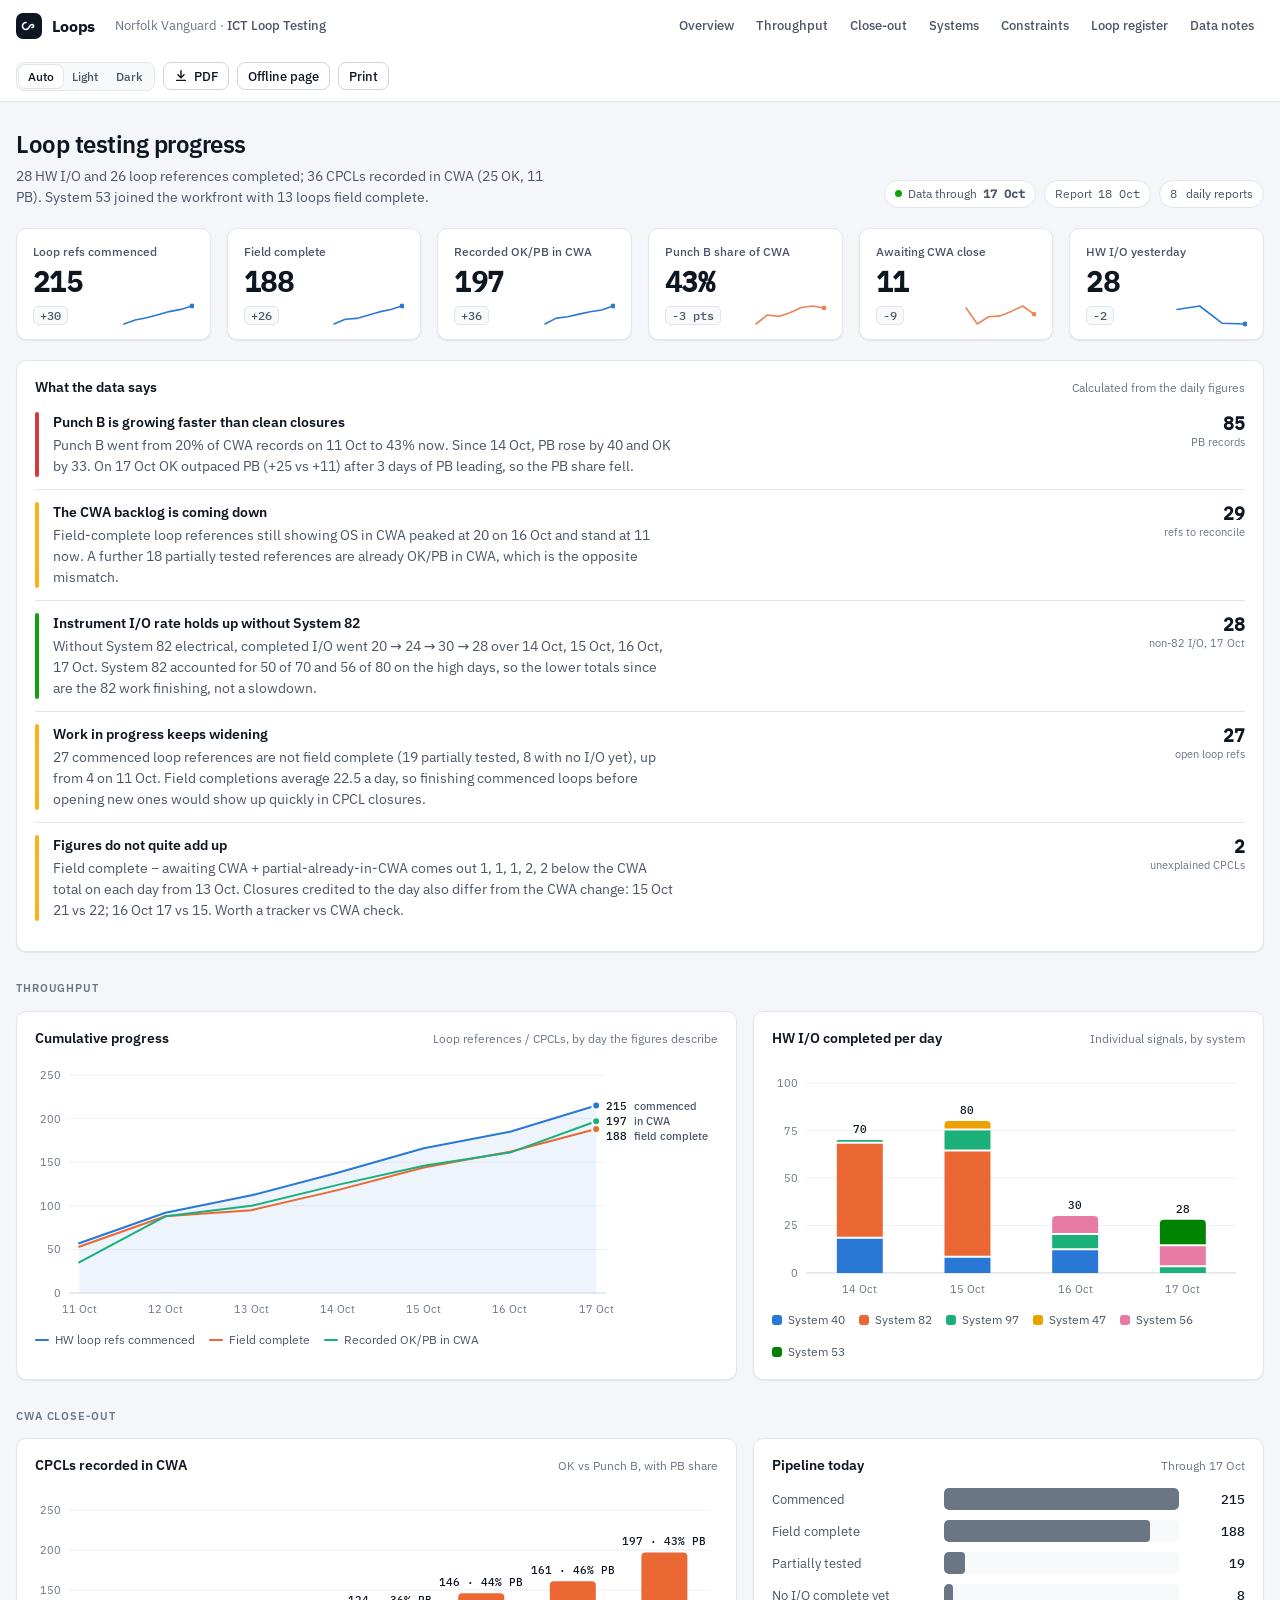
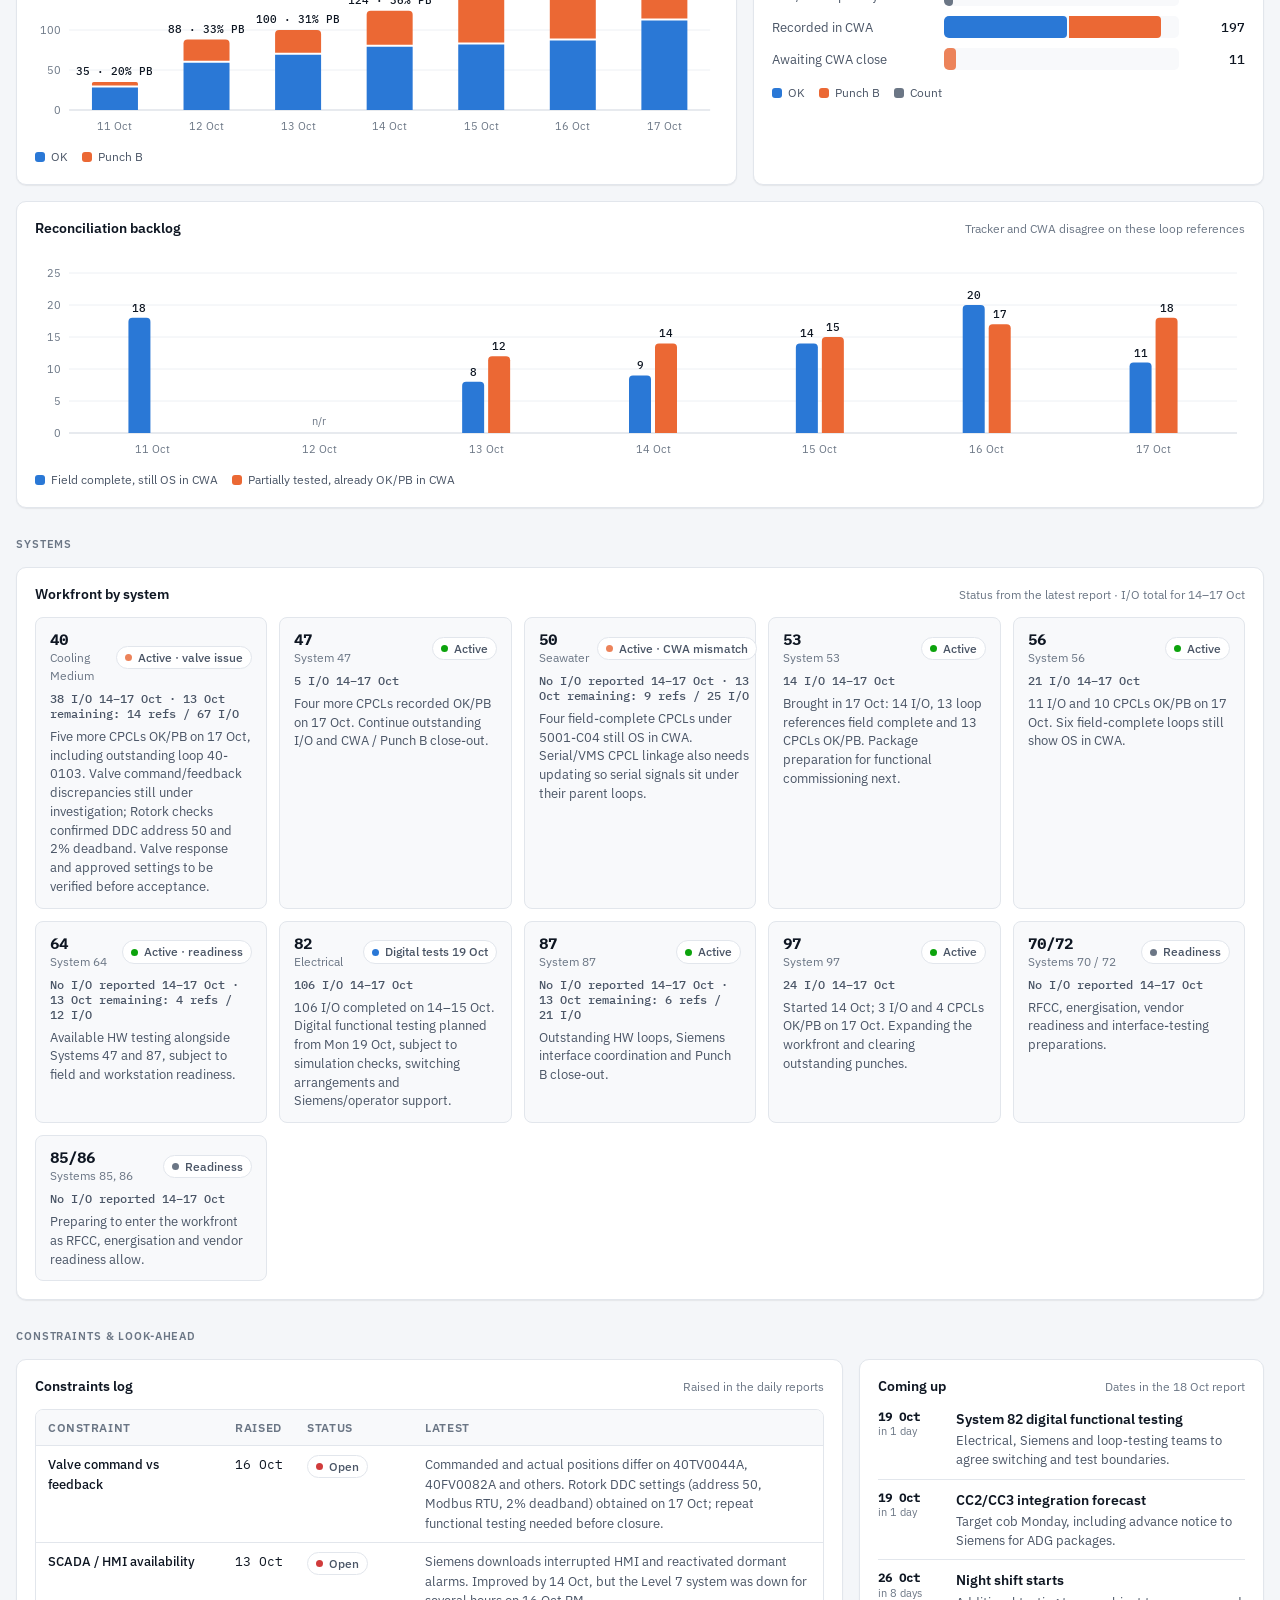
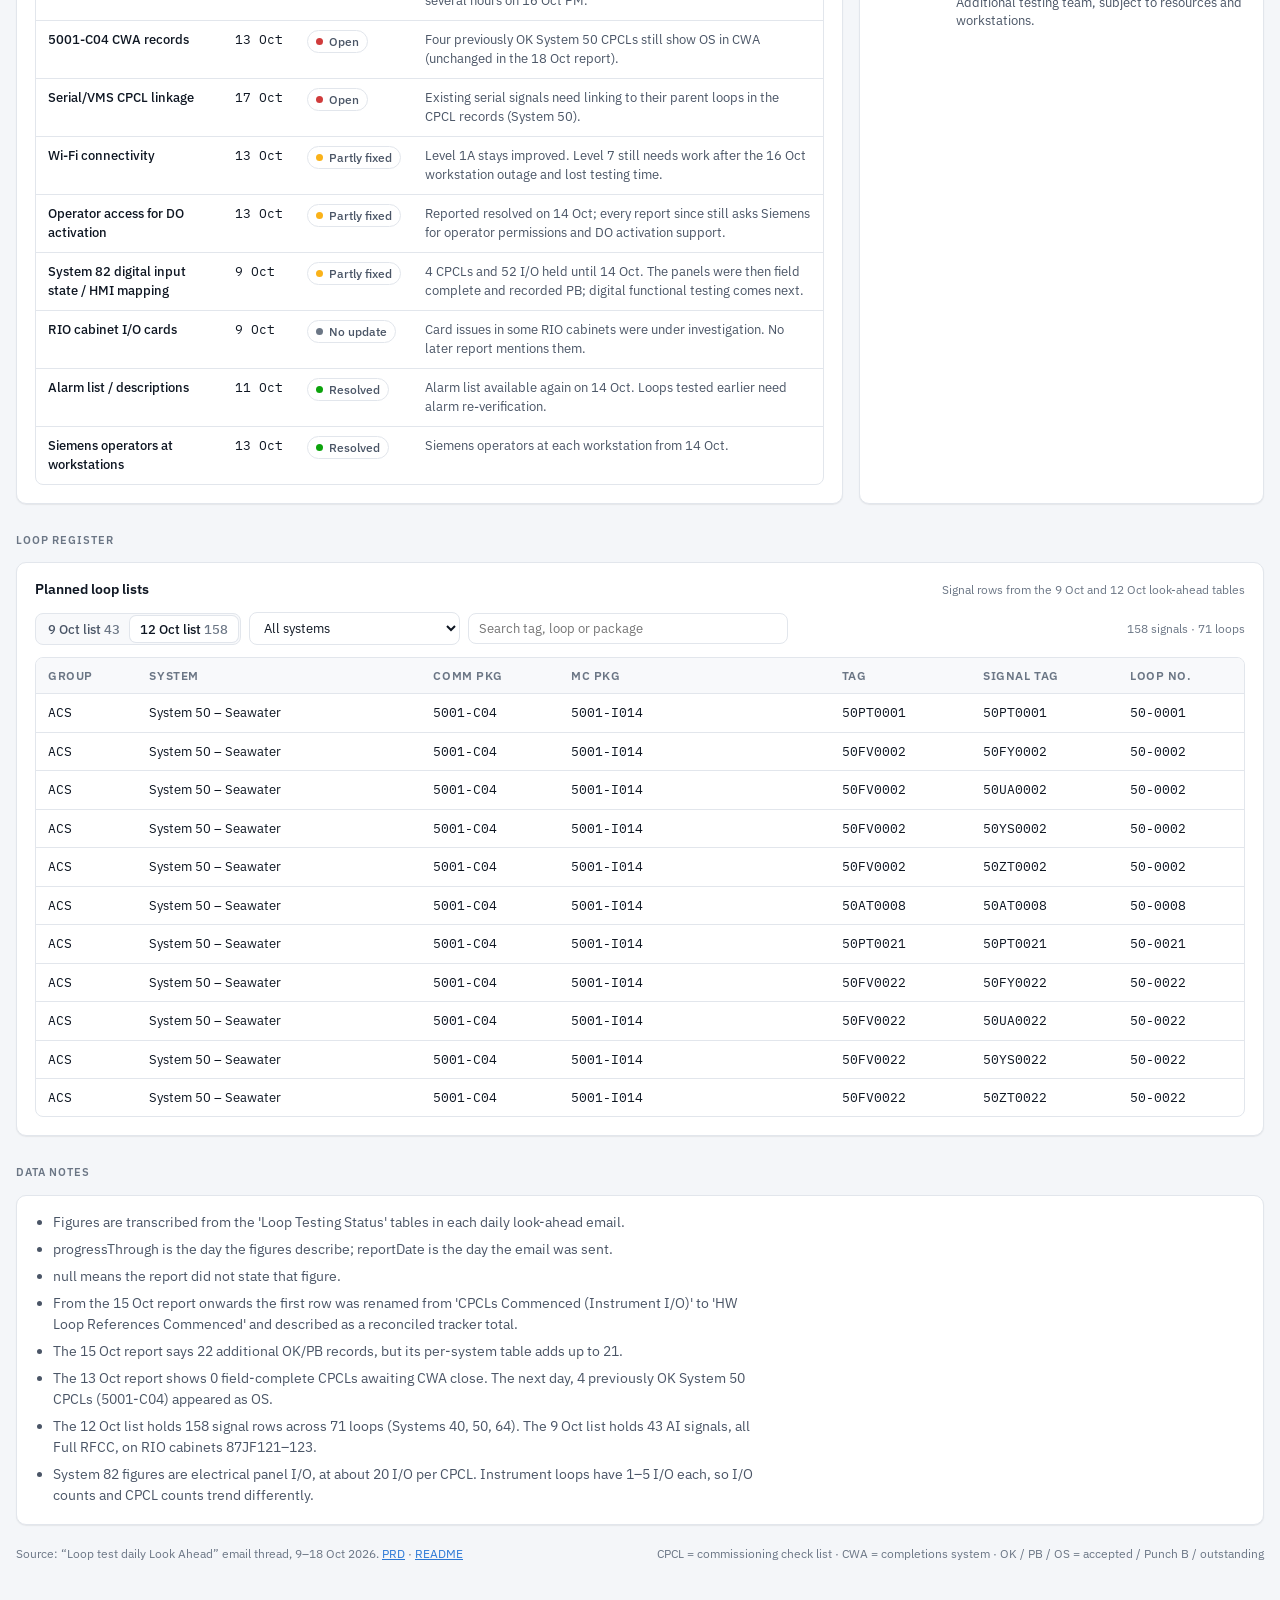
<file: index.html>
<!doctype html>
<html lang="en">
<head>
<meta charset="utf-8">
<meta name="viewport" content="width=device-width, initial-scale=1, viewport-fit=cover">
<title>Loops Dashboard</title>
<meta name="claude:viewport-fit-sides" content="cover">
<link rel="stylesheet" href="assets/fonts/fonts.css">
<script src="assets/theme.js"></script>
<style>
/* Layout: sticky product bar, then a 12-col grid of panels: KPIs → findings → trend charts → systems → constraints → register. */
:root {
  --bg: #f4f6f9;
  --surface: #ffffff;
  --surface-2: #f8f9fb;
  --line: #e2e6ec;
  --line-strong: #cfd5de;
  --ink: #0e1622;
  --ink-2: #4a5566;
  --ink-3: #6b7685;
  --accent: #2a78d6;
  --accent-soft: #e6f0fc;
  --s1: #2a78d6; --s2: #eb6834; --s3: #1baf7a; --s4: #eda100; --s5: #e87ba4; --s6: #008300;
  --good: #0ca30c; --warning: #fab219; --serious: #ec835a; --critical: #d03b3b;
  --grid: #edf0f4;
  --shadow: 0 1px 2px rgba(14,22,34,.04), 0 1px 1px rgba(14,22,34,.03);
  --font-sans: "IBM Plex Sans", ui-sans-serif, system-ui, -apple-system, "Segoe UI", sans-serif;
  --font-mono: "IBM Plex Mono", ui-monospace, "SFMono-Regular", Menlo, Consolas, monospace;
  --r: 10px;
}
@media (prefers-color-scheme: dark) {
  :root:not([data-theme="light"]) {
    --bg: #0d1117; --surface: #151a22; --surface-2: #1a2029; --line: #252c37; --line-strong: #323b48;
    --ink: #eef1f5; --ink-2: #b4bdca; --ink-3: #8a95a5; --accent: #3987e5; --accent-soft: #17263a;
    --s1: #3987e5; --s2: #d95926; --s3: #199e70; --s4: #c98500; --s5: #d55181; --s6: #008300;
    --grid: #1f2630; --shadow: none; color-scheme: dark;
  }
}
:root[data-theme="dark"] {
  --bg: #0d1117; --surface: #151a22; --surface-2: #1a2029; --line: #252c37; --line-strong: #323b48;
  --ink: #eef1f5; --ink-2: #b4bdca; --ink-3: #8a95a5; --accent: #3987e5; --accent-soft: #17263a;
  --s1: #3987e5; --s2: #d95926; --s3: #199e70; --s4: #c98500; --s5: #d55181; --s6: #008300;
  --grid: #1f2630; --shadow: none; color-scheme: dark;
}
* { box-sizing: border-box; }
html { -webkit-text-size-adjust: 100%; }
body { margin: 0; background: var(--bg); color: var(--ink); font: 14px/1.5 var(--font-sans); }
body::before { content: ""; position: fixed; inset: 0 0 auto; height: env(safe-area-inset-top, 0px); z-index: 10; background: var(--surface); }
a { color: var(--accent); }
.num, .mono { font-family: var(--font-mono); font-variant-numeric: tabular-nums; }
h1, h2, h3 { text-wrap: balance; margin: 0; }

/* top bar */
.bar { position: sticky; top: env(safe-area-inset-top, 0px); z-index: 5; background: var(--surface); border-bottom: 1px solid var(--line); }
.bar-in, .wrap { max-width: 1280px; margin: 0 auto; padding-left: max(16px, env(safe-area-inset-left, 0px)); padding-right: max(16px, env(safe-area-inset-right, 0px)); }
.bar-in { display: flex; align-items: center; gap: 20px; padding-block: 10px; flex-wrap: wrap; }
.brand { display: flex; align-items: center; gap: 10px; font-weight: 700; letter-spacing: -.01em; font-size: 16px; }
.mark { width: 26px; height: 26px; border-radius: 7px; background: var(--ink); display: grid; place-items: center; }
.mark svg { display: block; }
.crumbs { color: var(--ink-3); font-size: 13px; }
.crumbs b { color: var(--ink-2); font-weight: 500; }
.bar nav { display: flex; gap: 2px; margin-left: auto; overflow-x: auto; scrollbar-width: none; max-width: 100%; }
.bar nav a { color: var(--ink-2); text-decoration: none; font-size: 13px; font-weight: 500; padding: 6px 10px; border-radius: 6px; white-space: nowrap; }
.bar nav a:hover, .bar nav a:focus-visible { background: var(--surface-2); color: var(--ink); outline: none; }

.wrap { padding-block: 24px 64px; display: grid; gap: 20px; }
.head { display: flex; justify-content: space-between; align-items: flex-end; gap: 16px; flex-wrap: wrap; }
.head h1 { font-size: 24px; font-weight: 600; letter-spacing: -.02em; }
.head p { margin: 4px 0 0; color: var(--ink-2); max-width: 68ch; }
.asof { display: flex; gap: 8px; flex-wrap: wrap; }
.pill { display: inline-flex; align-items: center; gap: 6px; border: 1px solid var(--line); background: var(--surface); border-radius: 999px; padding: 4px 10px; font-size: 12px; color: var(--ink-2); white-space: nowrap; }
.dot { width: 7px; height: 7px; border-radius: 50%; display: inline-block; flex: none; }

.grid { display: grid; grid-template-columns: repeat(12, minmax(0, 1fr)); gap: 16px; }
.card { background: var(--surface); border: 1px solid var(--line); border-radius: var(--r); box-shadow: var(--shadow); min-width: 0; }
.card-h { display: flex; justify-content: space-between; align-items: baseline; gap: 12px; padding: 16px 18px 0; flex-wrap: wrap; }
.card-h h2 { font-size: 14px; font-weight: 600; }
.card-h .sub { color: var(--ink-3); font-size: 12px; }
.card-b { padding: 12px 18px 18px; }
.span-12 { grid-column: span 12; } .span-8 { grid-column: span 8; } .span-7 { grid-column: span 7; } .span-6 { grid-column: span 6; } .span-5 { grid-column: span 5; } .span-4 { grid-column: span 4; }
@media (max-width: 980px) { .span-8, .span-7, .span-6, .span-5, .span-4 { grid-column: span 12; } }

.section-label { font-size: 11px; text-transform: uppercase; letter-spacing: .08em; color: var(--ink-3); font-weight: 600; margin: 8px 0 -6px; }

/* KPI tiles */
.kpis { display: grid; grid-template-columns: repeat(6, minmax(0, 1fr)); gap: 16px; }
@media (max-width: 1100px) { .kpis { grid-template-columns: repeat(3, minmax(0, 1fr)); } }
@media (max-width: 560px) { .kpis { grid-template-columns: repeat(2, minmax(0, 1fr)); gap: 10px; } }
.kpi { padding: 14px 16px 12px; display: grid; gap: 6px; }
.kpi .lbl { font-size: 12px; color: var(--ink-2); font-weight: 500; }
.kpi .val { font: 600 28px/1.1 var(--font-mono); letter-spacing: -.02em; font-variant-numeric: tabular-nums; }
.kpi .meta { display: flex; justify-content: space-between; align-items: center; gap: 8px; font-size: 12px; color: var(--ink-3); min-height: 24px; }
.delta { font: 500 12px var(--font-mono); padding: 1px 6px; border-radius: 5px; background: var(--surface-2); color: var(--ink-2); border: 1px solid var(--line); white-space: nowrap; }
.spark { width: 72px; height: 24px; flex: none; }

/* findings */
.findings { display: grid; gap: 0; }
.finding { display: grid; grid-template-columns: 4px minmax(0, 1fr) auto; gap: 14px; padding: 12px 0; border-top: 1px solid var(--line); align-items: start; }
.finding:first-child { border-top: 0; padding-top: 2px; }
.finding .stripe { align-self: stretch; border-radius: 2px; }
.finding h3 { font-size: 14px; font-weight: 600; }
.finding p { margin: 2px 0 0; color: var(--ink-2); max-width: 78ch; }
.finding .fig { font: 600 18px var(--font-mono); white-space: nowrap; text-align: right; }
.finding .fig small { display: block; font: 400 11px var(--font-sans); color: var(--ink-3); }

/* charts */
.chart { position: relative; width: 100%; }
.chart svg { display: block; width: 100%; overflow: visible; }
.chart text { fill: var(--ink-3); font: 11px var(--font-sans); }
.chart .lab { fill: var(--ink); font: 500 11px var(--font-mono); }
.chart .lab2 { fill: var(--ink-2); font: 500 11px var(--font-sans); }
.legend { display: flex; gap: 14px; flex-wrap: wrap; font-size: 12px; color: var(--ink-2); margin-top: 10px; }
.legend span { display: inline-flex; align-items: center; gap: 6px; }
.legend i { width: 10px; height: 10px; border-radius: 3px; display: inline-block; }
.legend i.ln { height: 2px; border-radius: 1px; width: 14px; }
.tip { position: fixed; z-index: 20; pointer-events: none; background: var(--surface); border: 1px solid var(--line-strong); border-radius: 8px; padding: 8px 10px; font-size: 12px; box-shadow: 0 6px 20px rgba(0,0,0,.12); min-width: 150px; }
.tip b { display: block; font-weight: 600; margin-bottom: 4px; }
.tip .r { display: flex; justify-content: space-between; gap: 14px; color: var(--ink-2); }
.tip .r span:last-child { font-family: var(--font-mono); color: var(--ink); }
.tip .r i { width: 8px; height: 8px; border-radius: 2px; display: inline-block; margin-right: 6px; }

/* funnel */
.funnel { display: grid; gap: 10px; }
.frow { display: grid; grid-template-columns: 160px minmax(0, 1fr) 54px; gap: 12px; align-items: center; font-size: 13px; }
@media (max-width: 560px) { .frow { grid-template-columns: 110px minmax(0, 1fr) 44px; } }
.frow .track { height: 22px; background: var(--surface-2); border-radius: 5px; overflow: hidden; display: flex; gap: 2px; }
.frow .seg { height: 100%; border-radius: 0 4px 4px 0; }
.frow .seg + .seg { border-radius: 0 4px 4px 0; }
.frow .n { text-align: right; font: 500 13px var(--font-mono); }
.frow .k { color: var(--ink-2); }

/* systems */
.systems { display: grid; grid-template-columns: repeat(auto-fill, minmax(230px, 1fr)); gap: 12px; }
.sys { border: 1px solid var(--line); border-radius: 8px; padding: 12px 14px; background: var(--surface-2); display: grid; gap: 6px; align-content: start; }
.sys .top { display: flex; justify-content: space-between; align-items: center; gap: 8px; }
.sys .id { font: 600 15px var(--font-mono); }
.sys .nm { color: var(--ink-3); font-size: 12px; }
.sys p { margin: 0; color: var(--ink-2); font-size: 12.5px; }
.sys .io { font: 500 12px var(--font-mono); color: var(--ink-2); }
.chip { display: inline-flex; align-items: center; gap: 6px; font-size: 11.5px; font-weight: 500; color: var(--ink-2); border: 1px solid var(--line); background: var(--surface); padding: 2px 8px; border-radius: 999px; white-space: nowrap; }

/* tables */
.tbl-wrap { overflow-x: auto; border: 1px solid var(--line); border-radius: 8px; }
table { border-collapse: collapse; width: 100%; font-size: 13px; }
th { text-align: left; font-weight: 600; font-size: 11.5px; color: var(--ink-3); text-transform: uppercase; letter-spacing: .05em; background: var(--surface-2); padding: 9px 12px; border-bottom: 1px solid var(--line); white-space: nowrap; position: sticky; top: 0; }
td { padding: 9px 12px; border-bottom: 1px solid var(--line); vertical-align: top; }
tr:last-child td { border-bottom: 0; }
td.mono { white-space: nowrap; }
.scroll { max-height: 460px; overflow: auto; }

.timeline { display: grid; gap: 0; }
.ms { display: grid; grid-template-columns: 64px minmax(0, 1fr); gap: 14px; padding: 10px 0; border-top: 1px solid var(--line); }
.ms:first-child { border-top: 0; padding-top: 0; }
.ms .d { font: 600 12px var(--font-mono); color: var(--ink); line-height: 1.3; }
.ms .d small { display: block; font: 400 11px var(--font-sans); color: var(--ink-3); }
.ms h3 { font-size: 13.5px; font-weight: 600; }
.ms p { margin: 2px 0 0; color: var(--ink-2); font-size: 12.5px; }

.filters { display: flex; gap: 8px; flex-wrap: wrap; align-items: center; margin-bottom: 12px; }
.seg-ctl { display: inline-flex; border: 1px solid var(--line); border-radius: 8px; padding: 2px; background: var(--surface-2); }
.seg-ctl button { border: 0; background: transparent; font: 500 12.5px var(--font-sans); color: var(--ink-2); padding: 5px 10px; border-radius: 6px; cursor: pointer; }
.seg-ctl button[aria-pressed="true"] { background: var(--surface); color: var(--ink); box-shadow: 0 0 0 1px var(--line); }
select, input[type="search"] { font: 13px var(--font-sans); color: var(--ink); background: var(--surface); border: 1px solid var(--line); border-radius: 8px; padding: 6px 10px; min-width: 0; }
input[type="search"] { flex: 1 1 200px; max-width: 320px; }
button:focus-visible, select:focus-visible, input:focus-visible { outline: 2px solid var(--accent); outline-offset: 1px; }
.count { color: var(--ink-3); font-size: 12px; margin-left: auto; }
.notes { margin: 0; padding-left: 18px; color: var(--ink-2); display: grid; gap: 6px; max-width: 90ch; }
.foot { color: var(--ink-3); font-size: 12px; display: flex; gap: 16px; flex-wrap: wrap; justify-content: space-between; }

/* actions: theme switch and exports */
.actions { display: flex; align-items: center; gap: 8px; flex-wrap: wrap; }
.theme { display: inline-flex; border: 1px solid var(--line); border-radius: 8px; padding: 2px; background: var(--surface-2); }
.theme button { border: 0; background: transparent; font: 500 12px var(--font-sans); color: var(--ink-2); padding: 4px 9px; border-radius: 6px; cursor: pointer; }
.theme button[aria-pressed="true"] { background: var(--surface); color: var(--ink); box-shadow: 0 0 0 1px var(--line); }
.btn { display: inline-flex; align-items: center; gap: 6px; font: 500 12.5px var(--font-sans); color: var(--ink); background: var(--surface); border: 1px solid var(--line-strong); border-radius: 8px; padding: 5px 10px; text-decoration: none; cursor: pointer; white-space: nowrap; }
.btn:hover { border-color: var(--accent); }
.btn svg { width: 14px; height: 14px; }
.theme button:focus-visible, .btn:focus-visible { outline: 2px solid var(--accent); outline-offset: 1px; }
@media (prefers-reduced-motion: reduce) { * { transition: none !important; animation: none !important; } }

/* print / PDF: light, full-length, no controls */
@page { size: A4 landscape; margin: 10mm; }
@media print {
  body { background: #fff; -webkit-print-color-adjust: exact; print-color-adjust: exact; }
  body::before, .bar nav, .actions, .filters, .tip { display: none !important; }
  .bar { position: static; border-bottom: 1px solid var(--line); }
  .wrap { padding-block: 12px 0; max-width: none; }
  .card { box-shadow: none; }
  .card:has(.chart), .card:has(.funnel), .finding, .sys, .ms, tr, .kpi { break-inside: avoid; }
  .section-label { break-after: avoid; }
  .kpis { grid-template-columns: repeat(6, minmax(0, 1fr)); gap: 10px; }
  .span-8 { grid-column: span 8; } .span-7 { grid-column: span 7; } .span-5 { grid-column: span 5; } .span-4 { grid-column: span 4; }
  .grid, .wrap { gap: 12px; }
  .reg-table { display: none; }
  .reg-print { display: block !important; color: var(--ink-2); }
  .page-break { break-before: page; }
}
</style>
</head>
<body>
<header class="bar">
  <div class="bar-in">
    <div class="brand">
      <span class="mark" aria-hidden="true"><svg width="16" height="16" viewBox="0 0 16 16"><path d="M5 4.5a3.5 3.5 0 1 0 0 7c1.6 0 2.4-1.1 3-2.2l.1-.2c.6-1.1 1.3-2.6 2.9-2.6a1.5 1.5 0 1 1 0 3" fill="none" stroke="#fff" stroke-width="1.7" stroke-linecap="round"/></svg></span>
      Loops
    </div>
    <div class="crumbs">Norfolk Vanguard · <b>ICT Loop Testing</b></div>
    <nav aria-label="Sections">
      <a href="#overview">Overview</a>
      <a href="#throughput">Throughput</a>
      <a href="#closeout">Close-out</a>
      <a href="#systems">Systems</a>
      <a href="#constraints">Constraints</a>
      <a href="#register">Loop register</a>
      <a href="#notes">Data notes</a>
    </nav>
    <div class="actions">
      <div class="theme" role="group" aria-label="Colour theme">
        <button type="button" data-theme-set="system" title="Follow your device setting">Auto</button>
        <button type="button" data-theme-set="light">Light</button>
        <button type="button" data-theme-set="dark">Dark</button>
      </div>
      <a class="btn" href="exports/loops-dashboard.pdf" download="loops-dashboard.pdf" data-online-only><svg viewBox="0 0 16 16" fill="none" stroke="currentColor" stroke-width="1.6" stroke-linecap="round" stroke-linejoin="round" aria-hidden="true"><path d="M8 2v8M4.5 6.5 8 10l3.5-3.5M3 13h10"/></svg>PDF</a>
      <a class="btn" href="exports/loops-dashboard-offline.html" download="loops-dashboard-offline.html" data-online-only>Offline page</a>
      <button type="button" class="btn" id="print-btn">Print</button>
    </div>
  </div>
</header>

<main class="wrap">
  <section class="head" id="overview">
    <div>
      <h1>Loop testing progress</h1>
      <p id="headline"></p>
    </div>
    <div class="asof">
      <span class="pill"><span class="dot" style="background:var(--good)"></span>Data through <b class="num" id="through"></b></span>
      <span class="pill">Report <span class="num" id="reported"></span></span>
      <span class="pill"><span id="nreports"></span>&nbsp;daily reports</span>
    </div>
  </section>

  <div class="kpis" id="kpis"></div>

  <section class="card">
    <div class="card-h"><h2>What the data says</h2><span class="sub">Calculated from the daily figures</span></div>
    <div class="card-b"><div class="findings" id="findings"></div></div>
  </section>

  <div class="section-label" id="throughput">Throughput</div>
  <div class="grid">
    <section class="card span-7">
      <div class="card-h"><h2>Cumulative progress</h2><span class="sub">Loop references / CPCLs, by day the figures describe</span></div>
      <div class="card-b"><div class="chart" id="c-cum"></div><div class="legend" id="l-cum"></div></div>
    </section>
    <section class="card span-5">
      <div class="card-h"><h2>HW I/O completed per day</h2><span class="sub">Individual signals, by system</span></div>
      <div class="card-b"><div class="chart" id="c-io"></div><div class="legend" id="l-io"></div></div>
    </section>
  </div>

  <div class="section-label" id="closeout">CWA close-out</div>
  <div class="grid">
    <section class="card span-7">
      <div class="card-h"><h2>CPCLs recorded in CWA</h2><span class="sub">OK vs Punch B, with PB share</span></div>
      <div class="card-b"><div class="chart" id="c-cwa"></div><div class="legend" id="l-cwa"></div></div>
    </section>
    <section class="card span-5">
      <div class="card-h"><h2>Pipeline today</h2><span class="sub" id="pipe-sub"></span></div>
      <div class="card-b"><div class="funnel" id="funnel"></div>
        <div class="legend" style="margin-top:14px"><span><i style="background:var(--s1)"></i>OK</span><span><i style="background:var(--s2)"></i>Punch B</span><span><i style="background:var(--ink-3)"></i>Count</span></div>
      </div>
    </section>
    <section class="card span-12">
      <div class="card-h"><h2>Reconciliation backlog</h2><span class="sub">Tracker and CWA disagree on these loop references</span></div>
      <div class="card-b"><div class="chart" id="c-rec"></div><div class="legend" id="l-rec"></div></div>
    </section>
  </div>

  <div class="section-label page-break" id="systems">Systems</div>
  <section class="card">
    <div class="card-h"><h2>Workfront by system</h2><span class="sub" id="sys-sub"></span></div>
    <div class="card-b"><div class="systems" id="sysgrid"></div></div>
  </section>

  <div class="section-label" id="constraints">Constraints &amp; look-ahead</div>
  <div class="grid">
    <section class="card span-8">
      <div class="card-h"><h2>Constraints log</h2><span class="sub">Raised in the daily reports</span></div>
      <div class="card-b"><div class="tbl-wrap"><table>
        <thead><tr><th>Constraint</th><th>Raised</th><th>Status</th><th>Latest</th></tr></thead>
        <tbody id="cons"></tbody>
      </table></div></div>
    </section>
    <section class="card span-4">
      <div class="card-h"><h2>Coming up</h2><span class="sub" id="ms-sub"></span></div>
      <div class="card-b"><div class="timeline" id="ms"></div></div>
    </section>
  </div>

  <div class="section-label" id="register">Loop register</div>
  <section class="card">
    <div class="card-h"><h2>Planned loop lists</h2><span class="sub">Signal rows from the 9 Oct and 12 Oct look-ahead tables</span></div>
    <div class="card-b">
      <div class="filters">
        <div class="seg-ctl" role="group" aria-label="List" id="f-list"></div>
        <select id="f-sys" aria-label="System"></select>
        <input type="search" id="f-q" placeholder="Search tag, loop or package" aria-label="Search loops">
        <span class="count" id="f-count"></span>
      </div>
      <p class="reg-print" id="reg-print" hidden></p>
      <div class="tbl-wrap scroll reg-table"><table>
        <thead id="reg-h"></thead>
        <tbody id="reg-b"></tbody>
      </table></div>
    </div>
  </section>

  <div class="section-label" id="notes">Data notes</div>
  <section class="card">
    <div class="card-b" style="padding-top:16px">
      <ul class="notes" id="dnotes"></ul>
    </div>
  </section>

  <div class="foot">
    <span>Source: “Loop test daily Look Ahead” email thread, 9–18 Oct 2026. <span data-online-only><a href="docs/PRD.html">PRD</a> · <a href="README.html">README</a></span></span>
    <span>CPCL = commissioning check list · CWA = completions system · OK / PB / OS = accepted / Punch B / outstanding</span>
  </div>
</main>

<div class="tip" id="tip" hidden></div>

<script src="data/data.js"></script>
<script>
(function () {
  const D = window.LOOPS_DATA;
  const days = D.days;
  const last = days[days.length - 1];
  const prev = days[days.length - 2];
  const css = (v) => getComputedStyle(document.documentElement).getPropertyValue(v).trim();
  const fmtD = (s) => { const d = new Date(s + "T00:00:00"); return d.getDate() + " " + d.toLocaleString("en-GB", { month: "short" }); };
  const pct = (a, b) => Math.round((a / b) * 100);
  const el = (h) => { const t = document.createElement("template"); t.innerHTML = h.trim(); return t.content.firstChild; };
  const esc = (s) => String(s).replace(/[&<>"]/g, (c) => ({ "&": "&amp;", "<": "&lt;", ">": "&gt;", '"': "&quot;" }[c]));
  const sum = (o) => o ? Object.values(o).reduce((a, b) => a + b, 0) : null;

  // ---------- header ----------
  document.getElementById("through").textContent = fmtD(last.progressThrough);
  document.getElementById("reported").textContent = fmtD(last.reportDate);
  document.getElementById("nreports").textContent = days.length + 1;
  document.getElementById("headline").textContent = last.headline;

  // ---------- KPIs ----------
  const spark = (vals, color) => {
    const v = vals.filter((x) => x != null), w = 72, h = 24, mn = Math.min(...v), mx = Math.max(...v);
    const pts = v.map((y, i) => [(i / (v.length - 1)) * (w - 4) + 2, h - 3 - ((y - mn) / (mx - mn || 1)) * (h - 6)]);
    const d = pts.map((p, i) => (i ? "L" : "M") + p[0].toFixed(1) + " " + p[1].toFixed(1)).join("");
    const e = pts[pts.length - 1];
    return `<svg class="spark" viewBox="0 0 ${w} ${h}" aria-hidden="true"><path d="${d}" fill="none" stroke="${color}" stroke-width="1.6" stroke-linejoin="round" stroke-linecap="round"/><circle cx="${e[0]}" cy="${e[1]}" r="2.4" fill="${color}"/></svg>`;
  };
  const ioNow = sum(last.ioBySystem), ioPrev = sum(prev.ioBySystem);
  const kpis = [
    { l: "Loop refs commenced", v: last.commenced, d: last.commenced - prev.commenced, s: days.map((x) => x.commenced) },
    { l: "Field complete", v: last.fieldComplete, d: last.fieldComplete - prev.fieldComplete, s: days.map((x) => x.fieldComplete) },
    { l: "Recorded OK/PB in CWA", v: last.cwaTotal, d: last.cwaTotal - prev.cwaTotal, s: days.map((x) => x.cwaTotal) },
    { l: "Punch B share of CWA", v: pct(last.cwaPb, last.cwaTotal) + "%", d: (pct(last.cwaPb, last.cwaTotal) - pct(prev.cwaPb, prev.cwaTotal)) + " pts", s: days.map((x) => x.cwaPb / x.cwaTotal), warn: true },
    { l: "Awaiting CWA close", v: last.awaitingCwa, d: last.awaitingCwa - prev.awaitingCwa, s: days.map((x) => x.awaitingCwa), warn: true },
    { l: "HW I/O yesterday", v: ioNow, d: ioNow - ioPrev, s: days.map((x) => sum(x.ioBySystem)) },
  ];
  const kEl = document.getElementById("kpis");
  kpis.forEach((k) => {
    const sign = typeof k.d === "number" ? (k.d > 0 ? "+" + k.d : String(k.d)) : (k.d.startsWith("-") ? k.d : "+" + k.d);
    kEl.appendChild(el(`<div class="card kpi"><div class="lbl">${k.l}</div><div class="val">${k.v}</div>
      <div class="meta"><span class="delta" title="Change vs previous report">${sign}</span>${spark(k.s, k.warn ? css("--serious") : css("--accent"))}</div></div>`));
  });

  // ---------- findings ----------
  const first = days[0];
  const d14 = days.find((d) => d.progressThrough === "2026-10-14");
  const ioDays = days.filter((d) => d.ioBySystem);
  const non82 = ioDays.map((d) => sum(d.ioBySystem) - (d.ioBySystem["82"] || 0));
  const s82 = ioDays.map((d) => d.ioBySystem["82"] || 0);
  const resid = days.filter((d) => d.partialAlreadyInCwa != null).map((d) => d.cwaTotal - (d.fieldComplete - d.awaitingCwa + d.partialAlreadyInCwa));
  const wip = last.commenced - last.fieldComplete;
  const fcRate = ((last.fieldComplete - first.fieldComplete) / (days.length - 1)).toFixed(1);
  const dOk = last.cwaOk - d14.cwaOk, dPb = last.cwaPb - d14.cwaPb;
  const lastOk = last.cwaOk - prev.cwaOk, lastPb = last.cwaPb - prev.cwaPb;
  let pbRun = 0;
  for (let i = days.length - 2; i > 0 && days[i].cwaPb - days[i - 1].cwaPb > days[i].cwaOk - days[i - 1].cwaOk; i--) pbRun++;
  const awaitSeries = days.filter((d) => d.awaitingCwa != null);
  const peak = awaitSeries.reduce((a, d) => (d.awaitingCwa > a.awaitingCwa ? d : a), awaitSeries[0]);
  const attributed = (d) => d.cpclAttributed != null ? d.cpclAttributed : sum(d.cpclBySystem);
  const mismatches = days.slice(1).map((d, i) => ({ d, a: attributed(d), delta: d.cwaTotal - days[i].cwaTotal })).filter((m) => m.a != null && m.a !== m.delta);
  const findings = [
    { c: dPb > dOk ? "--critical" : "--warning", t: dPb > dOk ? "Punch B is growing faster than clean closures" : "Clean closures are catching up with Punch B",
      p: `Punch B went from ${pct(first.cwaPb, first.cwaTotal)}% of CWA records on ${fmtD(first.progressThrough)} to ${pct(last.cwaPb, last.cwaTotal)}% now. Since ${fmtD(d14.progressThrough)}, PB rose by ${dPb} and OK by ${dOk}.` +
        (lastOk > lastPb ? ` On ${fmtD(last.progressThrough)} OK outpaced PB (+${lastOk} vs +${lastPb})${pbRun ? ` after ${pbRun} day${pbRun > 1 ? "s" : ""} of PB leading` : ""}, so the PB share fell.` : " The CWA total looks healthy, but the close-out work behind it keeps growing."),
      f: last.cwaPb, fs: "PB records" },
    { c: last.awaitingCwa < peak.awaitingCwa ? "--warning" : "--serious", t: last.awaitingCwa < peak.awaitingCwa ? "The CWA backlog is coming down" : "Field progress is getting ahead of CWA",
      p: `Field-complete loop references still showing OS in CWA peaked at ${peak.awaitingCwa} on ${fmtD(peak.progressThrough)} and stand at ${last.awaitingCwa} now. A further ${last.partialAlreadyInCwa} partially tested references are already OK/PB in CWA, which is the opposite mismatch.`,
      f: last.awaitingCwa + last.partialAlreadyInCwa, fs: "refs to reconcile" },
    { c: "--good", t: "Instrument I/O rate holds up without System 82",
      p: `Without System 82 electrical, completed I/O went ${non82.join(" → ")} over ${ioDays.map((d) => fmtD(d.progressThrough)).join(", ")}. System 82 accounted for ${s82[0]} of ${sum(ioDays[0].ioBySystem)} and ${s82[1]} of ${sum(ioDays[1].ioBySystem)} on the high days, so the lower totals since are the 82 work finishing, not a slowdown.`,
      f: non82[non82.length - 1], fs: "non-82 I/O, " + fmtD(last.progressThrough) },
    { c: "--warning", t: "Work in progress keeps widening",
      p: `${wip} commenced loop references are not field complete (${last.partial} partially tested, ${last.noIoYet} with no I/O yet), up from ${first.commenced - first.fieldComplete} on ${fmtD(first.progressThrough)}. Field completions average ${fcRate} a day, so finishing commenced loops before opening new ones would show up quickly in CPCL closures.`,
      f: wip, fs: "open loop refs" },
    { c: "--warning", t: "Figures do not quite add up",
      p: `Field complete − awaiting CWA + partial-already-in-CWA comes out ${resid.join(", ")} below the CWA total on each day from 13 Oct.` +
        (mismatches.length ? ` Closures credited to the day also differ from the CWA change: ${mismatches.map((m) => `${fmtD(m.d.progressThrough)} ${m.a} vs ${m.delta}`).join("; ")}.` : "") + " Worth a tracker vs CWA check.",
      f: resid[resid.length - 1], fs: "unexplained CPCLs" },
  ];
  const fEl = document.getElementById("findings");
  findings.forEach((f) => fEl.appendChild(el(`<div class="finding"><span class="stripe" style="background:var(${f.c})"></span>
    <div><h3>${f.t}</h3><p>${f.p}</p></div><div class="fig">${f.f}<small>${f.fs}</small></div></div>`)));

  // ---------- chart helpers ----------
  const tip = document.getElementById("tip");
  const showTip = (ev, title, rows) => {
    tip.innerHTML = `<b>${esc(title)}</b>` + rows.map((r) => `<div class="r"><span>${r.c ? `<i style="background:${r.c}"></i>` : ""}${esc(r.k)}</span><span>${esc(r.v)}</span></div>`).join("");
    tip.hidden = false;
    const pad = 14, w = tip.offsetWidth, h = tip.offsetHeight;
    let x = ev.clientX + pad, y = ev.clientY + pad;
    if (x + w > innerWidth - 8) x = ev.clientX - w - pad;
    if (y + h > innerHeight - 8) y = ev.clientY - h - pad;
    tip.style.left = Math.max(8, x) + "px"; tip.style.top = Math.max(8, y) + "px";
  };
  const hideTip = () => { tip.hidden = true; };
  const niceMax = (v) => { const p = Math.pow(10, Math.floor(Math.log10(v))); const n = v / p; return (n <= 1 ? 1 : n <= 2 ? 2 : n <= 2.5 ? 2.5 : n <= 5 ? 5 : 10) * p; };
  const NS = "http://www.w3.org/2000/svg";
  const svgEl = (tag, attrs, parent) => { const e = document.createElementNS(NS, tag); for (const k in attrs) e.setAttribute(k, attrs[k]); if (parent) parent.appendChild(e); return e; };
  const frame = (host, h, m) => {
    host.innerHTML = "";
    const W = Math.max(280, host.clientWidth);
    const svg = svgEl("svg", { viewBox: `0 0 ${W} ${h}`, height: h, role: "img" }, host);
    return { svg, W, H: h, x0: m.l, x1: W - m.r, y0: h - m.b, y1: m.t };
  };
  const yAxis = (f, max, ticks) => {
    for (let i = 0; i <= ticks; i++) {
      const v = (max / ticks) * i, y = f.y0 - (v / max) * (f.y0 - f.y1);
      svgEl("line", { x1: f.x0, x2: f.x1, y1: y, y2: y, stroke: css(i ? "--grid" : "--line-strong"), "stroke-width": 1 }, f.svg);
      const t = svgEl("text", { x: f.x0 - 8, y: y + 4, "text-anchor": "end" }, f.svg); t.textContent = v;
    }
  };
  const legend = (id, items) => { document.getElementById(id).innerHTML = items.map((i) => `<span><i class="${i.line ? "ln" : ""}" style="background:${i.c}"></i>${i.k}</span>`).join(""); };

  // stacked / grouped bars; series: [{k, c, get(d)}]
  function bars(host, rows, series, opt) {
    const f = frame(host, opt.h || 240, { l: 34, r: 8, t: 22, b: 28 });
    const totals = rows.map((r) => opt.grouped ? Math.max(...series.map((s) => s.get(r) || 0)) : series.reduce((a, s) => a + (s.get(r) || 0), 0));
    const max = niceMax(Math.max(...totals) * 1.08);
    yAxis(f, max, Number.isInteger(max / 4) ? 4 : 5);
    const band = (f.x1 - f.x0) / rows.length;
    const bw = Math.min(opt.grouped ? 22 : 46, band * (opt.grouped ? 0.3 : 0.56));
    const sy = (v) => (v / max) * (f.y0 - f.y1);
    rows.forEach((r, i) => {
      const cx = f.x0 + band * (i + 0.5);
      const g = svgEl("g", { tabindex: 0, role: "listitem", "aria-label": opt.label(r) }, f.svg);
      let y = f.y0;
      const present = series.filter((s) => s.get(r) != null && s.get(r) > 0);
      present.forEach((s, j) => {
        const v = s.get(r), hgt = sy(v);
        let x, top;
        if (opt.grouped) { x = cx - (series.length * bw + (series.length - 1) * 4) / 2 + series.indexOf(s) * (bw + 4); top = f.y0 - hgt; }
        else { x = cx - bw / 2; top = y - hgt; }
        const isTop = opt.grouped || j === present.length - 1;
        const gap = !opt.grouped && j > 0 ? 2 : 0;
        const hh = Math.max(0, hgt - gap);
        const rr = isTop ? Math.min(4, hh / 2, bw / 2) : 0;
        const p = `M${x},${top + hh + (opt.grouped ? 0 : 0)}V${top + rr}${rr ? `Q${x},${top} ${x + rr},${top}` : ""}H${x + bw - rr}${rr ? `Q${x + bw},${top} ${x + bw},${top + rr}` : ""}V${top + hh}Z`;
        svgEl("path", { d: p, fill: s.c }, g);
        if (opt.grouped) { const t = svgEl("text", { x: x + bw / 2, y: top - 6, "text-anchor": "middle", class: "lab" }, g); t.textContent = v; }
        if (!opt.grouped) y = top - 0;
      });
      if (!opt.grouped && totals[i] > 0) { const t = svgEl("text", { x: cx, y: f.y0 - sy(totals[i]) - 7, "text-anchor": "middle", class: "lab" }, g); t.textContent = opt.topLabel ? opt.topLabel(r, totals[i]) : totals[i]; }
      if (!present.length) { const t = svgEl("text", { x: cx, y: f.y0 - 8, "text-anchor": "middle" }, g); t.textContent = "n/r"; }
      const xl = svgEl("text", { x: cx, y: f.H - 8, "text-anchor": "middle" }, f.svg); xl.textContent = opt.xLabel(r);
      const hit = svgEl("rect", { x: cx - band / 2, y: f.y1, width: band, height: f.y0 - f.y1, fill: "transparent" }, g);
      const fire = (ev) => showTip(ev, opt.xLabel(r) + (opt.tipSuffix || ""), opt.tip(r));
      hit.addEventListener("pointermove", fire); hit.addEventListener("pointerleave", hideTip);
      g.addEventListener("focus", () => { const b = g.getBoundingClientRect(); fire({ clientX: b.left + b.width / 2, clientY: b.top + 20 }); });
      g.addEventListener("blur", hideTip);
    });
  }

  function lines(host, rows, series, opt) {
    const f = frame(host, opt.h || 260, { l: 34, r: 112, t: 14, b: 28 });
    const max = niceMax(Math.max(...rows.flatMap((r) => series.map((s) => s.get(r)))) * 1.05);
    yAxis(f, max, Number.isInteger(max / 4) ? 4 : 5);
    const sx = (i) => f.x0 + 10 + (i / (rows.length - 1)) * (f.x1 - f.x0 - 20);
    const sy = (v) => f.y0 - (v / max) * (f.y0 - f.y1);
    rows.forEach((r, i) => { const t = svgEl("text", { x: sx(i), y: f.H - 8, "text-anchor": "middle" }, f.svg); t.textContent = opt.xLabel(r); });
    const ends = [];
    series.forEach((s) => {
      const pts = rows.map((r, i) => [sx(i), sy(s.get(r))]);
      const area = `M${pts[0][0]},${f.y0}` + pts.map((p) => `L${p[0]},${p[1]}`).join("") + `L${pts[pts.length - 1][0]},${f.y0}Z`;
      if (s.area) svgEl("path", { d: area, fill: s.c, "fill-opacity": 0.08 }, f.svg);
      svgEl("path", { d: pts.map((p, i) => (i ? "L" : "M") + p[0] + "," + p[1]).join(""), fill: "none", stroke: s.c, "stroke-width": 2, "stroke-linejoin": "round", "stroke-linecap": "round" }, f.svg);
      const e = pts[pts.length - 1];
      svgEl("circle", { cx: e[0], cy: e[1], r: 4, fill: s.c, stroke: css("--surface"), "stroke-width": 2 }, f.svg);
      ends.push({ y: e[1], x: e[0], s, v: s.get(rows[rows.length - 1]) });
    });
    // direct labels, nudged apart
    ends.sort((a, b) => a.y - b.y);
    for (let i = 1; i < ends.length; i++) if (ends[i].y - ends[i - 1].y < 15) ends[i].y = ends[i - 1].y + 15;
    ends.forEach((e) => {
      const t = svgEl("text", { x: e.x + 10, y: e.y + 4, class: "lab" }, f.svg); t.textContent = e.v;
      const t2 = svgEl("text", { x: e.x + 10 + String(e.v).length * 7.4 + 6, y: e.y + 4, class: "lab2" }, f.svg); t2.textContent = e.s.short;
    });
    const cross = svgEl("line", { y1: f.y1, y2: f.y0, stroke: css("--line-strong"), "stroke-dasharray": "3 3", visibility: "hidden" }, f.svg);
    const hit = svgEl("rect", { x: f.x0, y: f.y1, width: f.x1 - f.x0, height: f.y0 - f.y1, fill: "transparent" }, f.svg);
    hit.addEventListener("pointermove", (ev) => {
      const b = f.svg.getBoundingClientRect(), px = ((ev.clientX - b.left) / b.width) * f.W;
      let i = Math.round(((px - f.x0 - 10) / (f.x1 - f.x0 - 20)) * (rows.length - 1)); i = Math.max(0, Math.min(rows.length - 1, i));
      cross.setAttribute("x1", sx(i)); cross.setAttribute("x2", sx(i)); cross.setAttribute("visibility", "visible");
      showTip(ev, "Through " + opt.xLabel(rows[i]), series.map((s) => ({ k: s.k, v: s.get(rows[i]), c: s.c })));
    });
    hit.addEventListener("pointerleave", () => { cross.setAttribute("visibility", "hidden"); hideTip(); });
  }

  const SYS = [
    { id: "40", k: "System 40", c: "--s1" }, { id: "82", k: "System 82", c: "--s2" }, { id: "97", k: "System 97", c: "--s3" },
    { id: "47", k: "System 47", c: "--s4" }, { id: "56", k: "System 56", c: "--s5" }, { id: "53", k: "System 53", c: "--s6" },
  ];

  function renderCharts() {
    const xl = (r) => fmtD(r.progressThrough);
    const cum = [
      { k: "HW loop refs commenced", short: "commenced", c: css("--s1"), get: (r) => r.commenced, area: true },
      { k: "Field complete", short: "field complete", c: css("--s2"), get: (r) => r.fieldComplete },
      { k: "Recorded OK/PB in CWA", short: "in CWA", c: css("--s3"), get: (r) => r.cwaTotal },
    ];
    lines(document.getElementById("c-cum"), days, cum, { xLabel: xl });
    legend("l-cum", cum.map((s) => ({ k: s.k, c: s.c, line: true })));

    const io = SYS.map((s) => ({ k: s.k, c: css(s.c), get: (r) => r.ioBySystem ? r.ioBySystem[s.id] : null }));
    bars(document.getElementById("c-io"), ioDays, io, {
      xLabel: xl, label: (r) => xl(r) + ": " + sum(r.ioBySystem) + " I/O",
      tip: (r) => io.filter((s) => s.get(r)).map((s) => ({ k: s.k, v: s.get(r), c: s.c })).concat([{ k: "Total", v: sum(r.ioBySystem) }]),
    });
    legend("l-io", io);

    const cwa = [
      { k: "OK", c: css("--s1"), get: (r) => r.cwaOk },
      { k: "Punch B", c: css("--s2"), get: (r) => r.cwaPb },
    ];
    bars(document.getElementById("c-cwa"), days, cwa, {
      xLabel: xl, label: (r) => `${xl(r)}: ${r.cwaOk} OK, ${r.cwaPb} PB`, h: 250,
      topLabel: (r, t) => `${t} · ${pct(r.cwaPb, t)}% PB`,
      tip: (r) => [{ k: "OK", v: r.cwaOk, c: cwa[0].c }, { k: "Punch B", v: r.cwaPb, c: cwa[1].c }, { k: "Total", v: r.cwaTotal }, { k: "PB share", v: pct(r.cwaPb, r.cwaTotal) + "%" }],
    });
    legend("l-cwa", cwa);

    const rec = [
      { k: "Field complete, still OS in CWA", c: css("--s1"), get: (r) => r.awaitingCwa },
      { k: "Partially tested, already OK/PB in CWA", c: css("--s2"), get: (r) => r.partialAlreadyInCwa },
    ];
    bars(document.getElementById("c-rec"), days, rec, {
      grouped: true, h: 210, xLabel: xl, label: (r) => xl(r),
      tip: (r) => rec.map((s) => ({ k: s.k, v: s.get(r) == null ? "not reported" : s.get(r), c: s.c })),
    });
    legend("l-rec", rec);
  }
  renderCharts();
  let rz; new ResizeObserver(() => { clearTimeout(rz); rz = setTimeout(renderCharts, 80); }).observe(document.querySelector(".wrap"));
  matchMedia("(prefers-color-scheme: dark)").addEventListener("change", renderCharts);
  window.addEventListener("beforeprint", renderCharts);
  window.addEventListener("afterprint", renderCharts);
  document.getElementById("print-btn").addEventListener("click", () => window.print());
  new MutationObserver(renderCharts).observe(document.documentElement, { attributes: true, attributeFilter: ["data-theme"] });

  // ---------- funnel ----------
  document.getElementById("pipe-sub").textContent = "Through " + fmtD(last.progressThrough);
  const fmax = last.commenced;
  const frows = [
    { k: "Commenced", segs: [{ v: last.commenced, c: "--ink-3" }], n: last.commenced },
    { k: "Field complete", segs: [{ v: last.fieldComplete, c: "--ink-3" }], n: last.fieldComplete },
    { k: "Partially tested", segs: [{ v: last.partial, c: "--ink-3" }], n: last.partial },
    { k: "No I/O complete yet", segs: [{ v: last.noIoYet, c: "--ink-3" }], n: last.noIoYet },
    { k: "Recorded in CWA", segs: [{ v: last.cwaOk, c: "--s1" }, { v: last.cwaPb, c: "--s2" }], n: last.cwaTotal },
    { k: "Awaiting CWA close", segs: [{ v: last.awaitingCwa, c: "--serious" }], n: last.awaitingCwa },
  ];
  const fu = document.getElementById("funnel");
  frows.forEach((r) => fu.appendChild(el(`<div class="frow"><span class="k">${r.k}</span><div class="track">${r.segs.map((s) => `<span class="seg" style="width:${(s.v / fmax) * 100}%;background:var(${s.c})"></span>`).join("")}</div><span class="n">${r.n}</span></div>`)));

  // ---------- systems ----------
  const ioTot = {};
  ioDays.forEach((d) => Object.entries(d.ioBySystem).forEach(([k, v]) => { ioTot[k] = (ioTot[k] || 0) + v; }));
  const remain = (days.find((d) => d.remainingScope) || {}).remainingScope || {};
  const ST = { active: ["--good", "Active"], issue: ["--serious", "Issue"], planned: ["--accent", "Planned"], prep: ["--ink-3", "Readiness"] };
  const ioRange = `${fmtD(ioDays[0].progressThrough).split(" ")[0]}–${fmtD(last.progressThrough)}`;
  document.getElementById("sys-sub").textContent = `Status from the latest report · I/O total for ${ioRange}`;
  const sg = document.getElementById("sysgrid");
  D.systems.forEach((s) => {
    const st = ST[s.state];
    const io = ioTot[s.id] != null ? `${ioTot[s.id]} I/O ${ioRange}` : `No I/O reported ${ioRange}`;
    const rem = remain[s.id] ? ` · 13 Oct remaining: ${remain[s.id].loopRefs} refs / ${remain[s.id].io} I/O` : "";
    sg.appendChild(el(`<div class="sys"><div class="top"><div><div class="id">${esc(s.id)}</div><div class="nm">${esc(s.name)}</div></div>
      <span class="chip"><span class="dot" style="background:var(${st[0]})"></span>${esc(s.label)}</span></div>
      <div class="io">${io}${rem}</div><p>${esc(s.note)}</p></div>`));
  });

  // ---------- constraints & milestones ----------
  const CS = { open: ["--critical", "Open"], partial: ["--warning", "Partly fixed"], resolved: ["--good", "Resolved"], unknown: ["--ink-3", "No update"] };
  const order = { open: 0, partial: 1, unknown: 2, resolved: 3 };
  const cb = document.getElementById("cons");
  D.constraints.slice().sort((a, b) => order[a.status] - order[b.status]).forEach((c) => {
    const s = CS[c.status];
    cb.appendChild(el(`<tr><td style="font-weight:500;min-width:170px">${esc(c.title)}</td><td class="mono">${fmtD(c.raised)}</td>
      <td><span class="chip"><span class="dot" style="background:var(${s[0]})"></span>${s[1]}</span></td><td style="color:var(--ink-2);min-width:260px">${esc(c.detail)}</td></tr>`));
  });
  const today = new Date(last.reportDate + "T00:00:00");
  document.getElementById("ms-sub").textContent = `Dates in the ${fmtD(last.reportDate)} report`;
  const msEl = document.getElementById("ms");
  D.milestones.forEach((m) => {
    const dd = Math.round((new Date(m.date + "T00:00:00") - today) / 864e5);
    const rel = dd === 0 ? "report day" : dd === 1 ? "in 1 day" : dd > 1 ? `in ${dd} days` : `${-dd} day${dd === -1 ? "" : "s"} before report`;
    msEl.appendChild(el(`<div class="ms"><div class="d">${fmtD(m.date)}<small>${rel}</small></div><div><h3>${esc(m.title)}</h3><p>${esc(m.detail)}</p></div></div>`));
  });

  // ---------- register ----------
  const lists = D.register.map((l) => ({ ...l, name: /09/.test(l.sent) ? "9 Oct list" : "12 Oct list" })).sort((a, b) => parseInt(a.name) - parseInt(b.name));
  let cur = lists.length - 1;
  const fl = document.getElementById("f-list"), fs = document.getElementById("f-sys"), fq = document.getElementById("f-q");
  lists.forEach((l, i) => {
    const b = el(`<button type="button" id="f-list-${i}">${l.name} <span class="num" style="color:var(--ink-3)">${l.rows.length}</span></button>`);
    b.addEventListener("click", () => { cur = i; syncList(); });
    fl.appendChild(b);
  });
  const cols9 = [["system", "System"], ["comm", "Comm pkg"], ["mc", "MC pkg"], ["tag", "Tag"], ["signal", "Signal tag"], ["loop", "Loop no."], ["rio", "RIO"], ["rfcc", "RFCC"], ["io", "I/O"]];
  const cols12 = [["group", "Group"], ["system", "System"], ["comm", "Comm pkg"], ["mc", "MC pkg"], ["tag", "Tag"], ["signal", "Signal tag"], ["loop", "Loop no."]];
  function syncList() {
    [...fl.children].forEach((b, i) => b.setAttribute("aria-pressed", i === cur));
    const systems = [...new Set(lists[cur].rows.map((r) => r.system))].sort();
    fs.innerHTML = `<option value="">All systems</option>` + systems.map((s) => `<option>${esc(s)}</option>`).join("");
    renderReg();
  }
  function renderReg() {
    const l = lists[cur], cols = l.rows[0].rio ? cols9 : cols12, q = fq.value.trim().toLowerCase(), sys = fs.value;
    const rows = l.rows.filter((r) => (!sys || r.system === sys) && (!q || Object.values(r).join(" ").toLowerCase().includes(q)));
    document.getElementById("reg-h").innerHTML = "<tr>" + cols.map((c) => `<th>${c[1]}</th>`).join("") + "</tr>";
    document.getElementById("reg-b").innerHTML = rows.map((r) => "<tr>" + cols.map((c) => `<td class="${c[0] === "system" ? "" : "mono"}">${esc(r[c[0]] || "")}</td>`).join("") + "</tr>").join("")
      || `<tr><td colspan="${cols.length}" style="color:var(--ink-3)">No rows match. Clear the search or pick another system.</td></tr>`;
    const loops = new Set(rows.map((r) => r.loop)).size;
    document.getElementById("f-count").textContent = `${rows.length} signals · ${loops} loops`;
  }
  const regPrint = lists.map((l) => `${l.name}: ${l.rows.length} signals across ${new Set(l.rows.map((r) => r.loop)).size} loops`).join(" · ");
  document.getElementById("reg-print").textContent = `${regPrint}. The full searchable lists are in the online dashboard and the offline page.`;
  fs.addEventListener("change", renderReg); fq.addEventListener("input", renderReg);
  syncList();

  // ---------- notes ----------
  const notes = [
    ...D.notes,
    "The 15 Oct report says 22 additional OK/PB records, but its per-system table adds up to 21.",
    "The 13 Oct report shows 0 field-complete CPCLs awaiting CWA close. The next day, 4 previously OK System 50 CPCLs (5001-C04) appeared as OS.",
    "The 12 Oct list holds " + lists.find((l) => l.name === "12 Oct list").rows.length + " signal rows across " + new Set(lists.find((l) => l.name === "12 Oct list").rows.map((r) => r.loop)).size + " loops (Systems 40, 50, 64). The 9 Oct list holds 43 AI signals, all Full RFCC, on RIO cabinets 87JF121–123.",
    "System 82 figures are electrical panel I/O, at about 20 I/O per CPCL. Instrument loops have 1–5 I/O each, so I/O counts and CPCL counts trend differently.",
  ];
  document.getElementById("dnotes").innerHTML = notes.map((n) => `<li>${esc(n)}</li>`).join("");
})();
</script>
</body>
</html>
</file>
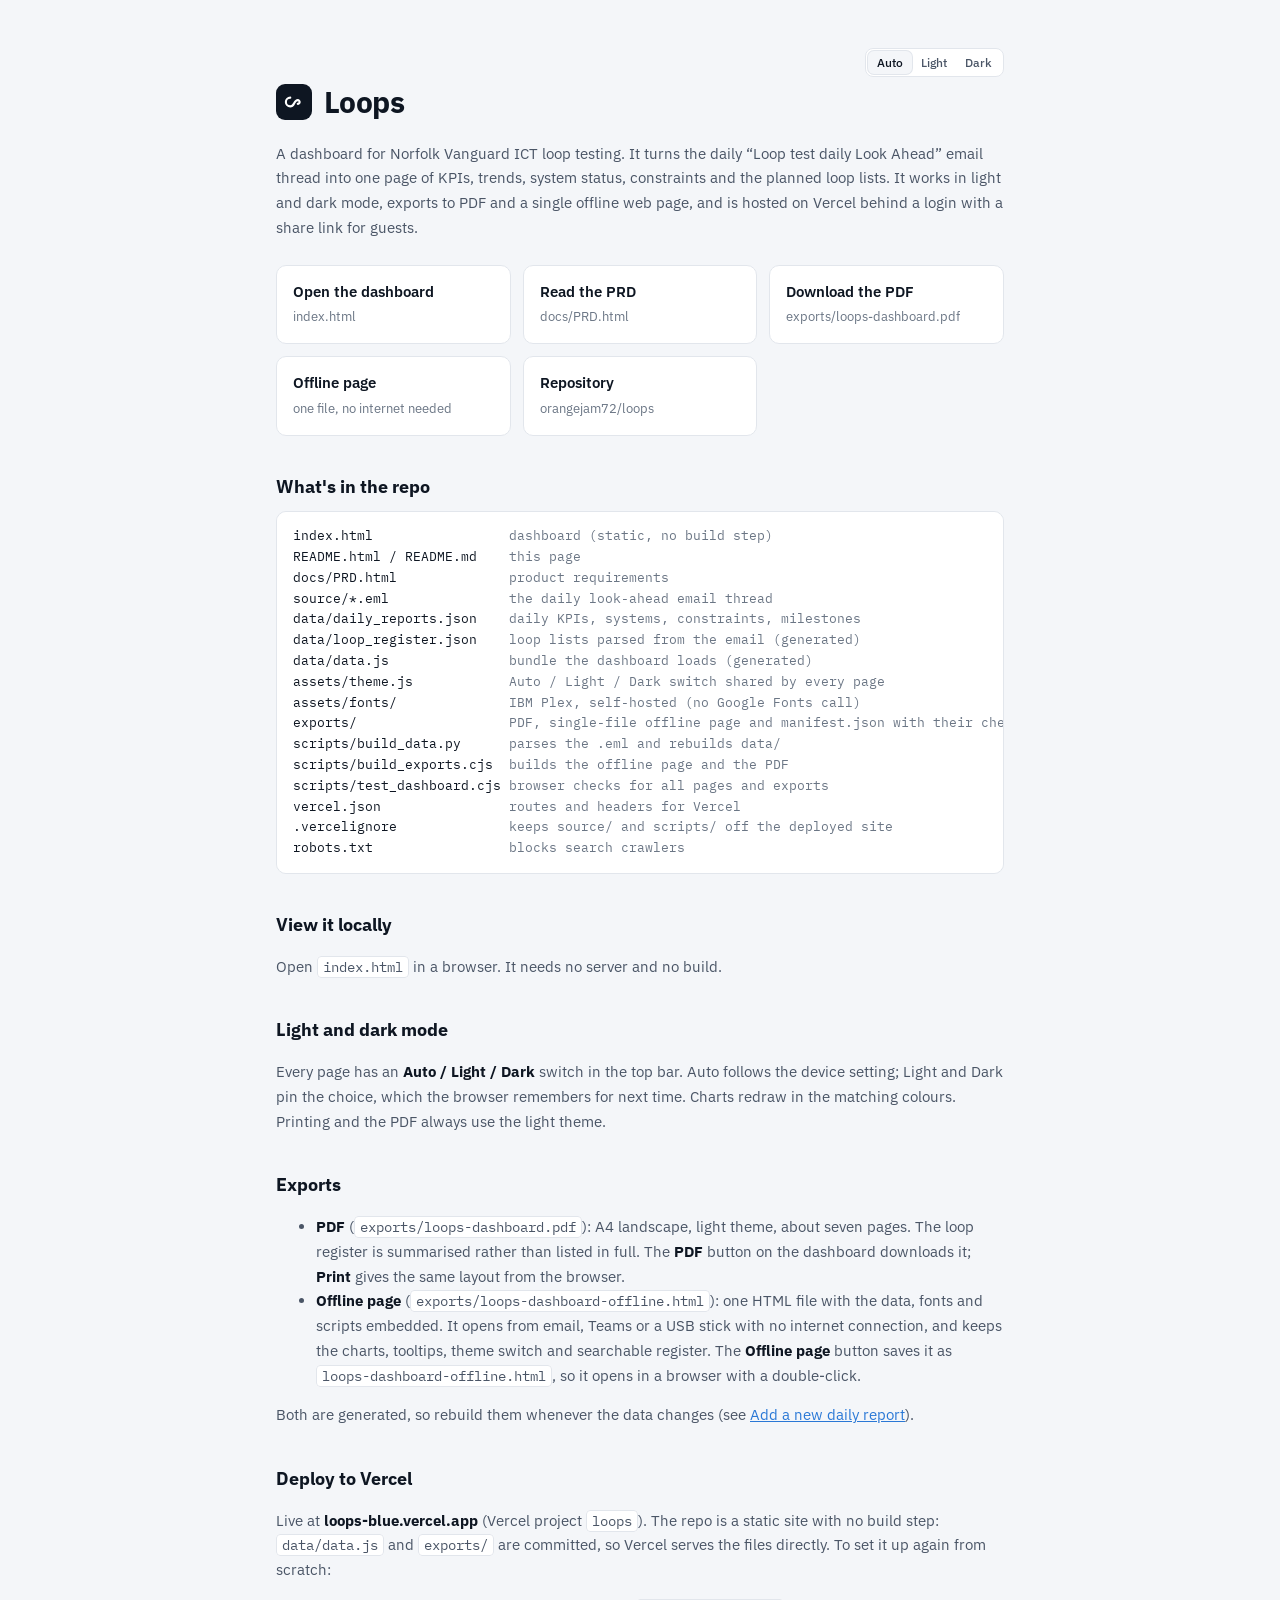
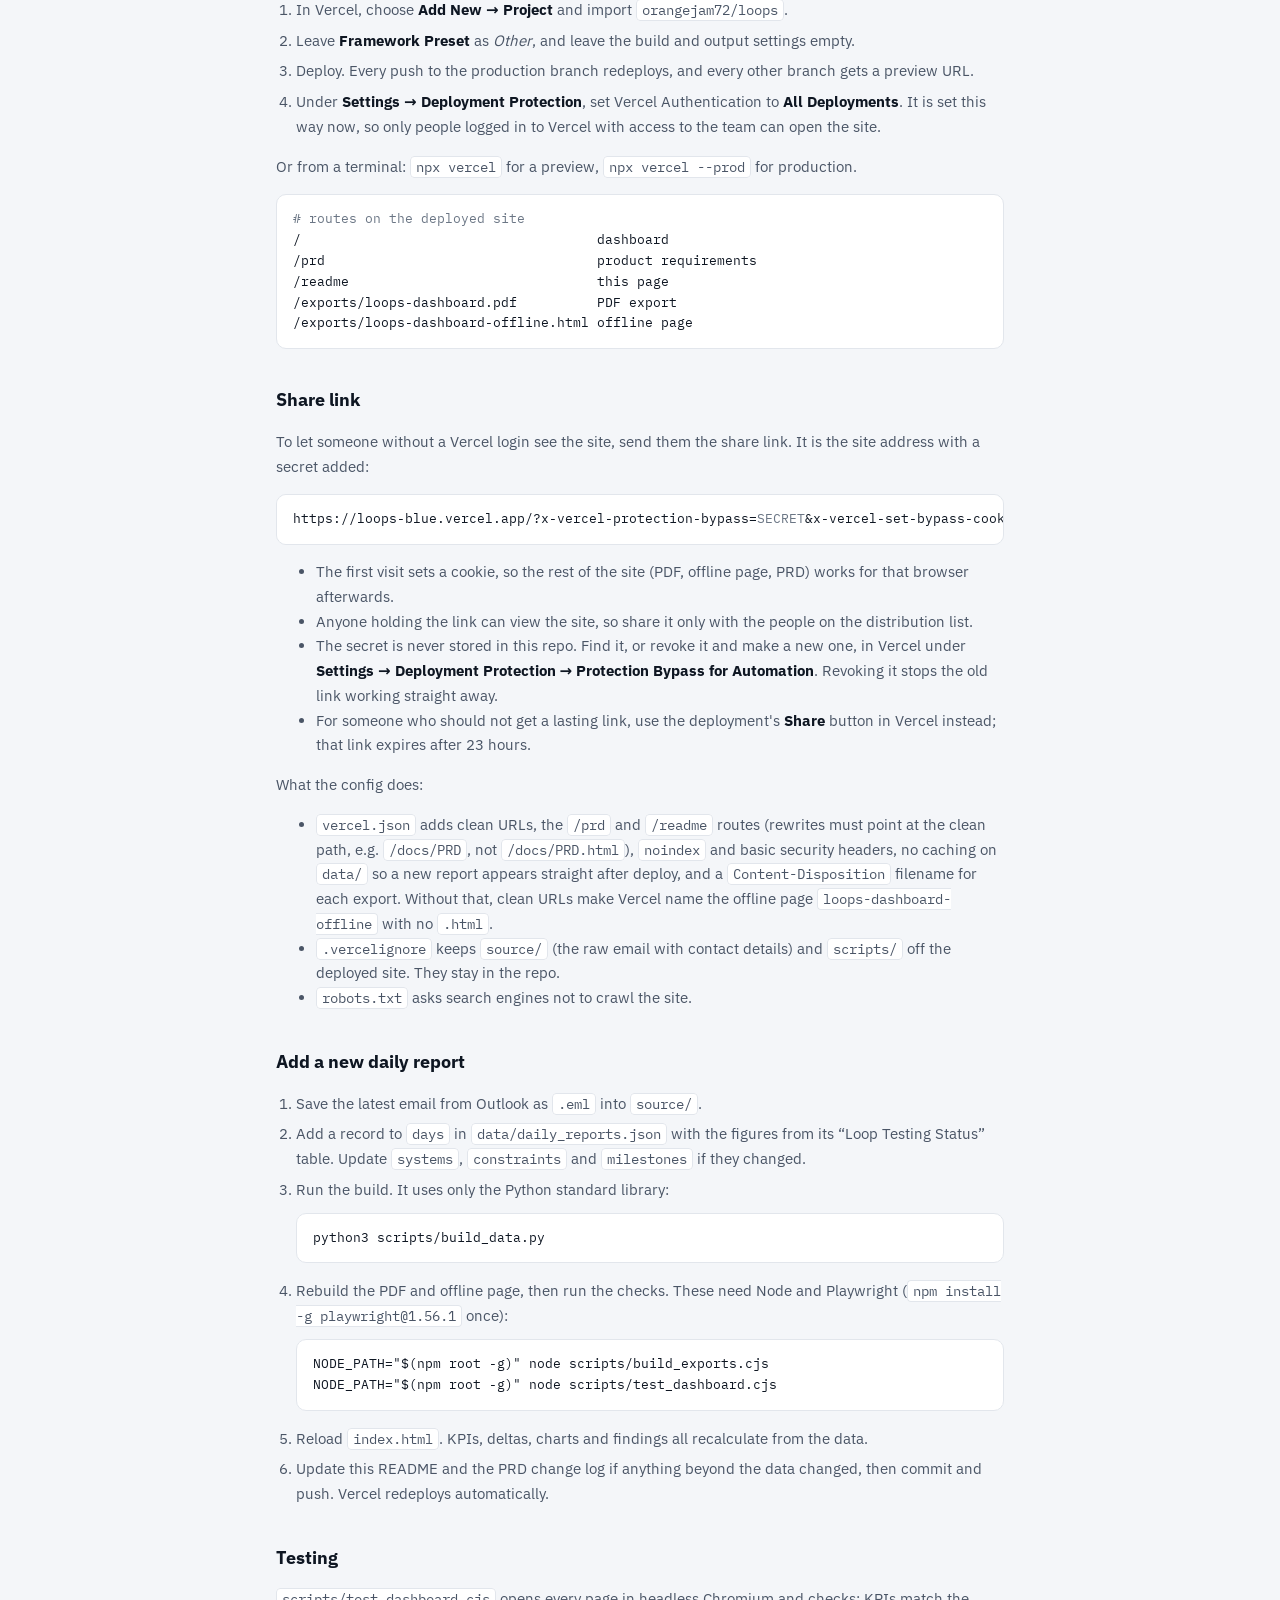
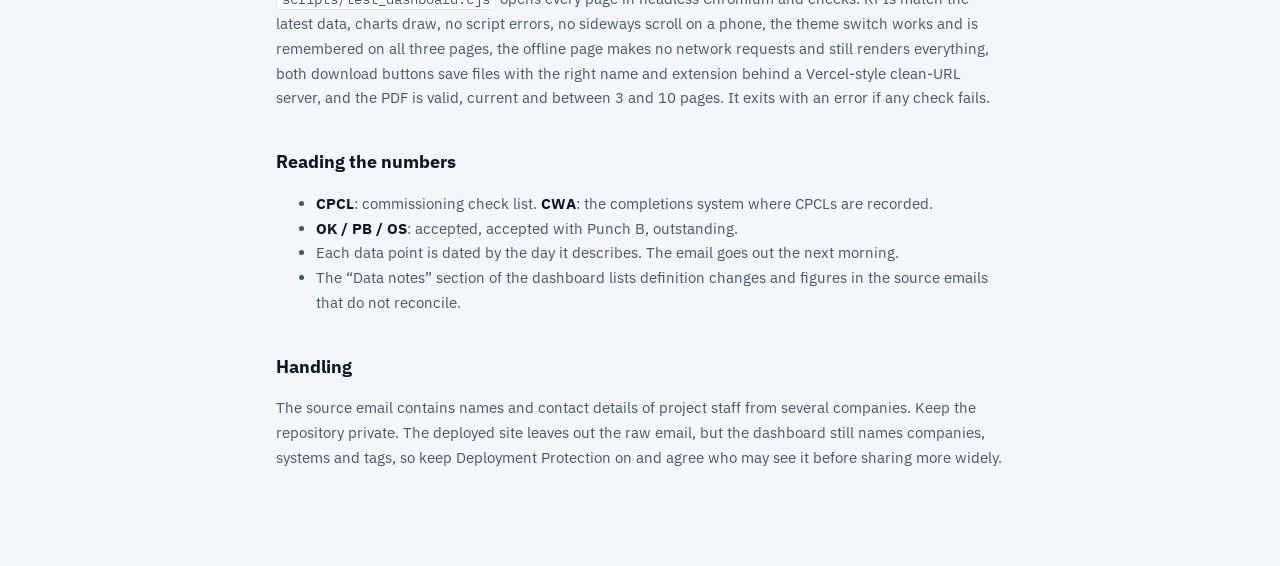
<file: README.html>
<!doctype html>
<html lang="en">
<head>
<meta charset="utf-8">
<meta name="viewport" content="width=device-width, initial-scale=1, viewport-fit=cover">
<title>Loops README</title>
<meta name="claude:viewport-fit-sides" content="cover">
<link rel="stylesheet" href="assets/fonts/fonts.css">
<script src="assets/theme.js"></script>
<style>
/* Layout: one reading column; file tree and steps as bordered blocks. */
:root {
  --bg: #f4f6f9; --surface: #ffffff; --line: #e2e6ec; --ink: #0e1622; --ink-2: #4a5566; --ink-3: #6b7685; --accent: #2a78d6;
  --font-sans: "IBM Plex Sans", ui-sans-serif, system-ui, -apple-system, "Segoe UI", sans-serif;
  --font-mono: "IBM Plex Mono", ui-monospace, Menlo, Consolas, monospace;
}
@media (prefers-color-scheme: dark) { :root:not([data-theme="light"]) { --bg: #0d1117; --surface: #151a22; --line: #252c37; --ink: #eef1f5; --ink-2: #b4bdca; --ink-3: #8a95a5; --accent: #3987e5; color-scheme: dark; } }
:root[data-theme="dark"] { --bg: #0d1117; --surface: #151a22; --line: #252c37; --ink: #eef1f5; --ink-2: #b4bdca; --ink-3: #8a95a5; --accent: #3987e5; color-scheme: dark; }
* { box-sizing: border-box; }
body { margin: 0; background: var(--bg); color: var(--ink); font: 15px/1.65 var(--font-sans); }
main { max-width: 760px; margin: 0 auto; padding-left: max(16px, env(safe-area-inset-left, 0px)); padding-right: max(16px, env(safe-area-inset-right, 0px)); padding-block: 48px 80px; }
.brand { display: flex; align-items: center; gap: 12px; }
.mark { width: 36px; height: 36px; border-radius: 9px; background: var(--ink); display: grid; place-items: center; flex: none; }
h1 { font-size: 30px; letter-spacing: -.02em; margin: 0; }
h2 { font-size: 18px; margin: 36px 0 8px; }
p, li { color: var(--ink-2); }
strong { color: var(--ink); }
a { color: var(--accent); }
code { font-family: var(--font-mono); font-size: .9em; background: var(--surface); border: 1px solid var(--line); padding: 1px 5px; border-radius: 4px; }
pre { font: 13px/1.6 var(--font-mono); background: var(--surface); border: 1px solid var(--line); border-radius: 10px; padding: 14px 16px; overflow-x: auto; color: var(--ink); margin: 10px 0; }
pre .c { color: var(--ink-3); }
.links { display: grid; grid-template-columns: repeat(auto-fit, minmax(200px, 1fr)); gap: 12px; margin: 24px 0 0; }
.links a { display: block; text-decoration: none; background: var(--surface); border: 1px solid var(--line); border-radius: 10px; padding: 14px 16px; color: var(--ink); }
.links a:hover { border-color: var(--accent); }
.links b { display: block; font-weight: 600; }
.links span { color: var(--ink-3); font-size: 13px; }
ol { padding-left: 20px; display: grid; gap: 6px; }
.themebar { display: flex; justify-content: flex-end; }
.theme { display: inline-flex; border: 1px solid var(--line); border-radius: 8px; padding: 2px; background: var(--surface); }
.theme button { border: 0; background: transparent; font: 500 12px var(--font-sans); color: var(--ink-2); padding: 4px 9px; border-radius: 6px; cursor: pointer; }
.theme button[aria-pressed="true"] { background: var(--bg); color: var(--ink); box-shadow: 0 0 0 1px var(--line); }
.theme button:focus-visible { outline: 2px solid var(--accent); outline-offset: 1px; }
@media print { .themebar { display: none; } body { background: #fff; } }
</style>
</head>
<body>
<main>
  <div class="themebar"><div class="theme" role="group" aria-label="Colour theme"><button type="button" data-theme-set="system" title="Follow your device setting">Auto</button><button type="button" data-theme-set="light">Light</button><button type="button" data-theme-set="dark">Dark</button></div></div>
  <div class="brand">
    <span class="mark" aria-hidden="true"><svg width="20" height="20" viewBox="0 0 16 16"><path d="M5 4.5a3.5 3.5 0 1 0 0 7c1.6 0 2.4-1.1 3-2.2l.1-.2c.6-1.1 1.3-2.6 2.9-2.6a1.5 1.5 0 1 1 0 3" fill="none" stroke="#fff" stroke-width="1.7" stroke-linecap="round"/></svg></span>
    <h1>Loops</h1>
  </div>
  <p>A dashboard for Norfolk Vanguard ICT loop testing. It turns the daily “Loop test daily Look Ahead” email thread into one page of KPIs, trends, system status, constraints and the planned loop lists. It works in light and dark mode, exports to PDF and a single offline web page, and is hosted on Vercel behind a login with a share link for guests.</p>

  <div class="links">
    <a href="index.html"><b>Open the dashboard</b><span>index.html</span></a>
    <a href="docs/PRD.html"><b>Read the PRD</b><span>docs/PRD.html</span></a>
    <a href="exports/loops-dashboard.pdf" download="loops-dashboard.pdf"><b>Download the PDF</b><span>exports/loops-dashboard.pdf</span></a>
    <a href="exports/loops-dashboard-offline.html" download="loops-dashboard-offline.html"><b>Offline page</b><span>one file, no internet needed</span></a>
    <a href="https://github.com/orangejam72/loops"><b>Repository</b><span>orangejam72/loops</span></a>
  </div>

  <h2>What's in the repo</h2>
<pre>index.html                 <span class="c">dashboard (static, no build step)</span>
README.html / README.md    <span class="c">this page</span>
docs/PRD.html              <span class="c">product requirements</span>
source/*.eml               <span class="c">the daily look-ahead email thread</span>
data/daily_reports.json    <span class="c">daily KPIs, systems, constraints, milestones</span>
data/loop_register.json    <span class="c">loop lists parsed from the email (generated)</span>
data/data.js               <span class="c">bundle the dashboard loads (generated)</span>
assets/theme.js            <span class="c">Auto / Light / Dark switch shared by every page</span>
assets/fonts/              <span class="c">IBM Plex, self-hosted (no Google Fonts call)</span>
exports/                   <span class="c">PDF, single-file offline page and manifest.json with their checksums (generated)</span>
scripts/build_data.py      <span class="c">parses the .eml and rebuilds data/</span>
scripts/build_exports.cjs  <span class="c">builds the offline page and the PDF</span>
scripts/test_dashboard.cjs <span class="c">browser checks for all pages and exports</span>
vercel.json                <span class="c">routes and headers for Vercel</span>
.vercelignore              <span class="c">keeps source/ and scripts/ off the deployed site</span>
robots.txt                 <span class="c">blocks search crawlers</span></pre>

  <h2>View it locally</h2>
  <p>Open <code>index.html</code> in a browser. It needs no server and no build.</p>

  <h2>Light and dark mode</h2>
  <p>Every page has an <strong>Auto / Light / Dark</strong> switch in the top bar. Auto follows the device setting; Light and Dark pin the choice, which the browser remembers for next time. Charts redraw in the matching colours. Printing and the PDF always use the light theme.</p>

  <h2>Exports</h2>
  <ul>
    <li><strong>PDF</strong> (<code>exports/loops-dashboard.pdf</code>): A4 landscape, light theme, about seven pages. The loop register is summarised rather than listed in full. The <strong>PDF</strong> button on the dashboard downloads it; <strong>Print</strong> gives the same layout from the browser.</li>
    <li><strong>Offline page</strong> (<code>exports/loops-dashboard-offline.html</code>): one HTML file with the data, fonts and scripts embedded. It opens from email, Teams or a USB stick with no internet connection, and keeps the charts, tooltips, theme switch and searchable register. The <strong>Offline page</strong> button saves it as <code>loops-dashboard-offline.html</code>, so it opens in a browser with a double-click.</li>
  </ul>
  <p>Both are generated, so rebuild them whenever the data changes (see <a href="#update">Add a new daily report</a>).</p>

  <h2>Deploy to Vercel</h2>
  <p>Live at <strong>loops-blue.vercel.app</strong> (Vercel project <code>loops</code>). The repo is a static site with no build step: <code>data/data.js</code> and <code>exports/</code> are committed, so Vercel serves the files directly. To set it up again from scratch:</p>
  <ol>
    <li>In Vercel, choose <strong>Add New → Project</strong> and import <code>orangejam72/loops</code>.</li>
    <li>Leave <strong>Framework Preset</strong> as <em>Other</em>, and leave the build and output settings empty.</li>
    <li>Deploy. Every push to the production branch redeploys, and every other branch gets a preview URL.</li>
    <li>Under <strong>Settings → Deployment Protection</strong>, set Vercel Authentication to <strong>All Deployments</strong>. It is set this way now, so only people logged in to Vercel with access to the team can open the site.</li>
  </ol>
  <p>Or from a terminal: <code>npx vercel</code> for a preview, <code>npx vercel --prod</code> for production.</p>
<pre><span class="c"># routes on the deployed site</span>
/                                     dashboard
/prd                                  product requirements
/readme                               this page
/exports/loops-dashboard.pdf          PDF export
/exports/loops-dashboard-offline.html offline page</pre>

  <h2>Share link</h2>
  <p>To let someone without a Vercel login see the site, send them the share link. It is the site address with a secret added:</p>
<pre>https://loops-blue.vercel.app/?x-vercel-protection-bypass=<span class="c">SECRET</span>&amp;x-vercel-set-bypass-cookie=true</pre>
  <ul>
    <li>The first visit sets a cookie, so the rest of the site (PDF, offline page, PRD) works for that browser afterwards.</li>
    <li>Anyone holding the link can view the site, so share it only with the people on the distribution list.</li>
    <li>The secret is never stored in this repo. Find it, or revoke it and make a new one, in Vercel under <strong>Settings → Deployment Protection → Protection Bypass for Automation</strong>. Revoking it stops the old link working straight away.</li>
    <li>For someone who should not get a lasting link, use the deployment's <strong>Share</strong> button in Vercel instead; that link expires after 23 hours.</li>
  </ul>
  <p>What the config does:</p>
  <ul>
    <li><code>vercel.json</code> adds clean URLs, the <code>/prd</code> and <code>/readme</code> routes (rewrites must point at the clean path, e.g. <code>/docs/PRD</code>, not <code>/docs/PRD.html</code>), <code>noindex</code> and basic security headers, no caching on <code>data/</code> so a new report appears straight after deploy, and a <code>Content-Disposition</code> filename for each export. Without that, clean URLs make Vercel name the offline page <code>loops-dashboard-offline</code> with no <code>.html</code>.</li>
    <li><code>.vercelignore</code> keeps <code>source/</code> (the raw email with contact details) and <code>scripts/</code> off the deployed site. They stay in the repo.</li>
    <li><code>robots.txt</code> asks search engines not to crawl the site.</li>
  </ul>

  <h2 id="update">Add a new daily report</h2>
  <ol>
    <li>Save the latest email from Outlook as <code>.eml</code> into <code>source/</code>.</li>
    <li>Add a record to <code>days</code> in <code>data/daily_reports.json</code> with the figures from its “Loop Testing Status” table. Update <code>systems</code>, <code>constraints</code> and <code>milestones</code> if they changed.</li>
    <li>Run the build. It uses only the Python standard library:
<pre>python3 scripts/build_data.py</pre></li>
    <li>Rebuild the PDF and offline page, then run the checks. These need Node and Playwright (<code>npm install -g playwright@1.56.1</code> once):
<pre>NODE_PATH="$(npm root -g)" node scripts/build_exports.cjs
NODE_PATH="$(npm root -g)" node scripts/test_dashboard.cjs</pre></li>
    <li>Reload <code>index.html</code>. KPIs, deltas, charts and findings all recalculate from the data.</li>
    <li>Update this README and the PRD change log if anything beyond the data changed, then commit and push. Vercel redeploys automatically.</li>
  </ol>

  <h2>Testing</h2>
  <p><code>scripts/test_dashboard.cjs</code> opens every page in headless Chromium and checks: KPIs match the latest data, charts draw, no script errors, no sideways scroll on a phone, the theme switch works and is remembered on all three pages, the offline page makes no network requests and still renders everything, both download buttons save files with the right name and extension behind a Vercel-style clean-URL server, and the PDF is valid, current and between 3 and 10 pages. It exits with an error if any check fails.</p>

  <h2>Reading the numbers</h2>
  <ul>
    <li><strong>CPCL</strong>: commissioning check list. <strong>CWA</strong>: the completions system where CPCLs are recorded.</li>
    <li><strong>OK / PB / OS</strong>: accepted, accepted with Punch B, outstanding.</li>
    <li>Each data point is dated by the day it describes. The email goes out the next morning.</li>
    <li>The “Data notes” section of the dashboard lists definition changes and figures in the source emails that do not reconcile.</li>
  </ul>

  <h2>Handling</h2>
  <p>The source email contains names and contact details of project staff from several companies. Keep the repository private. The deployed site leaves out the raw email, but the dashboard still names companies, systems and tags, so keep Deployment Protection on and agree who may see it before sharing more widely.</p>
</main>
</body>
</html>
</file>
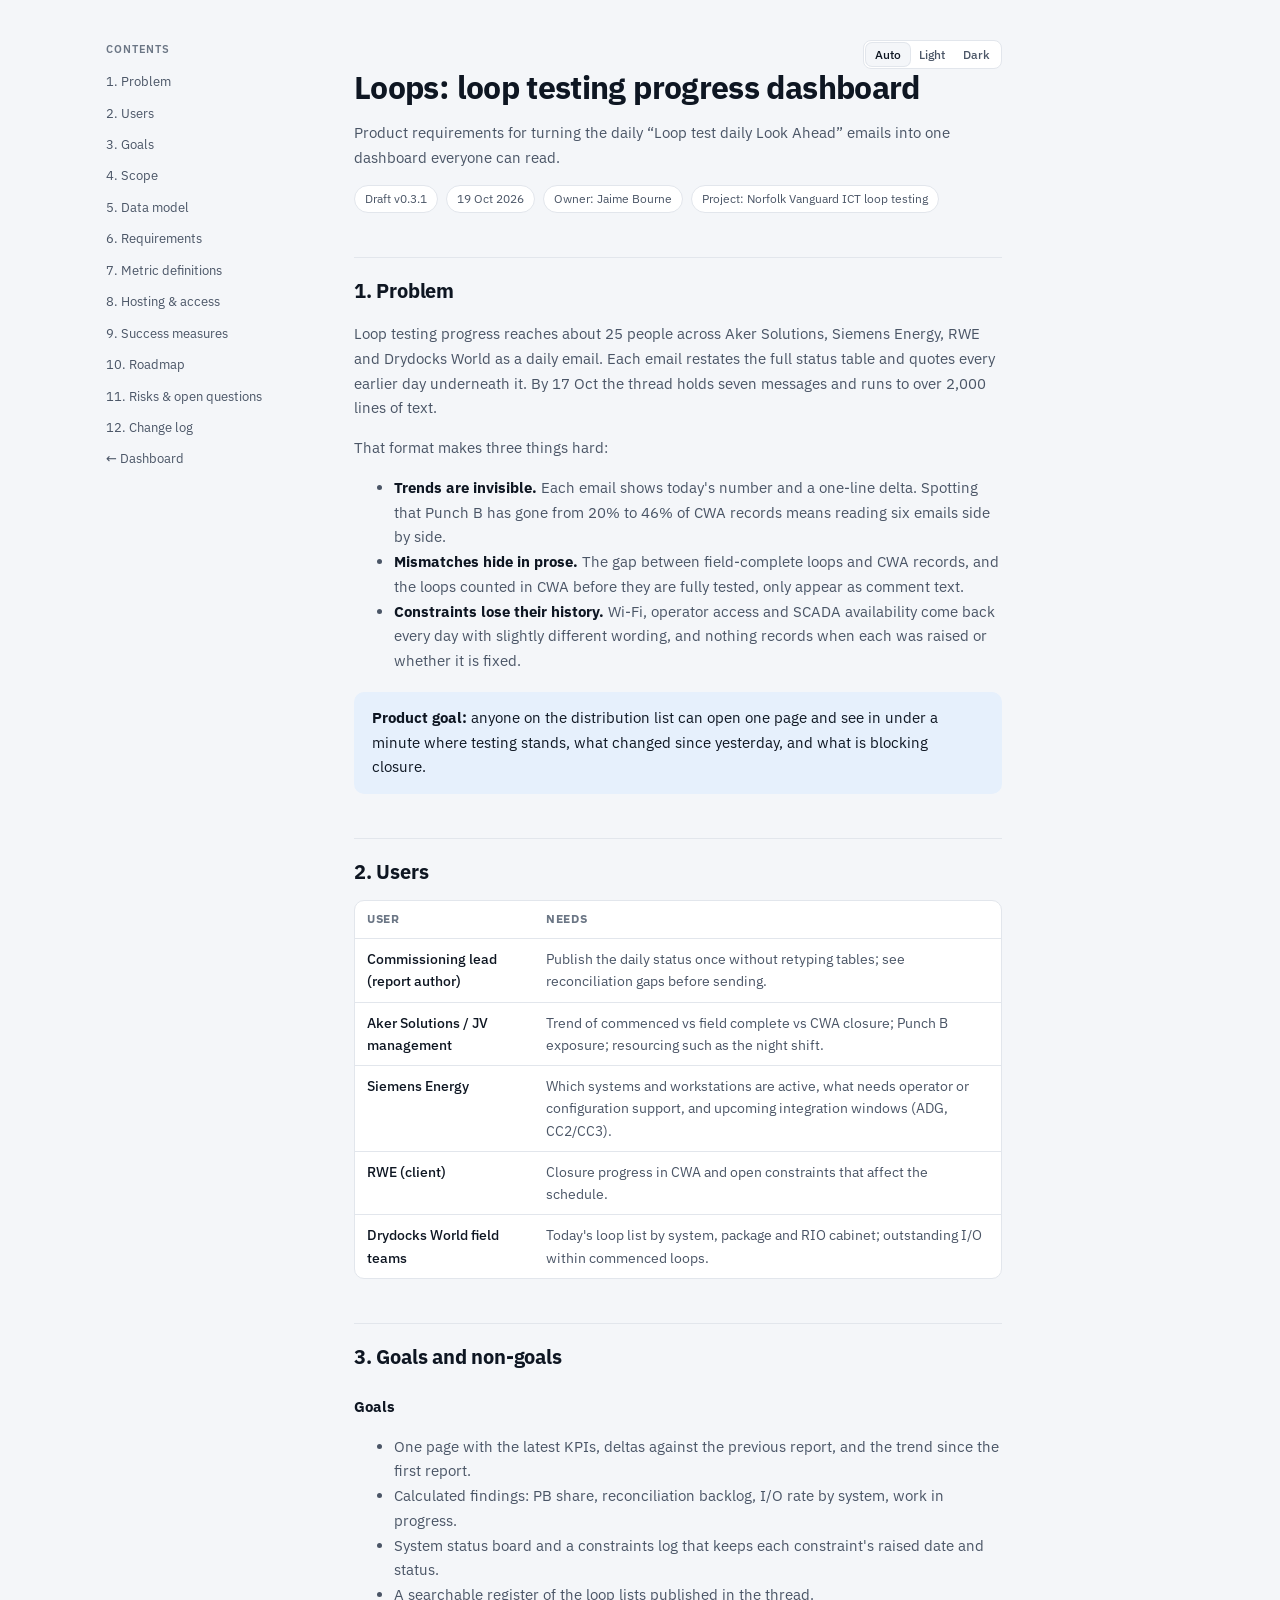
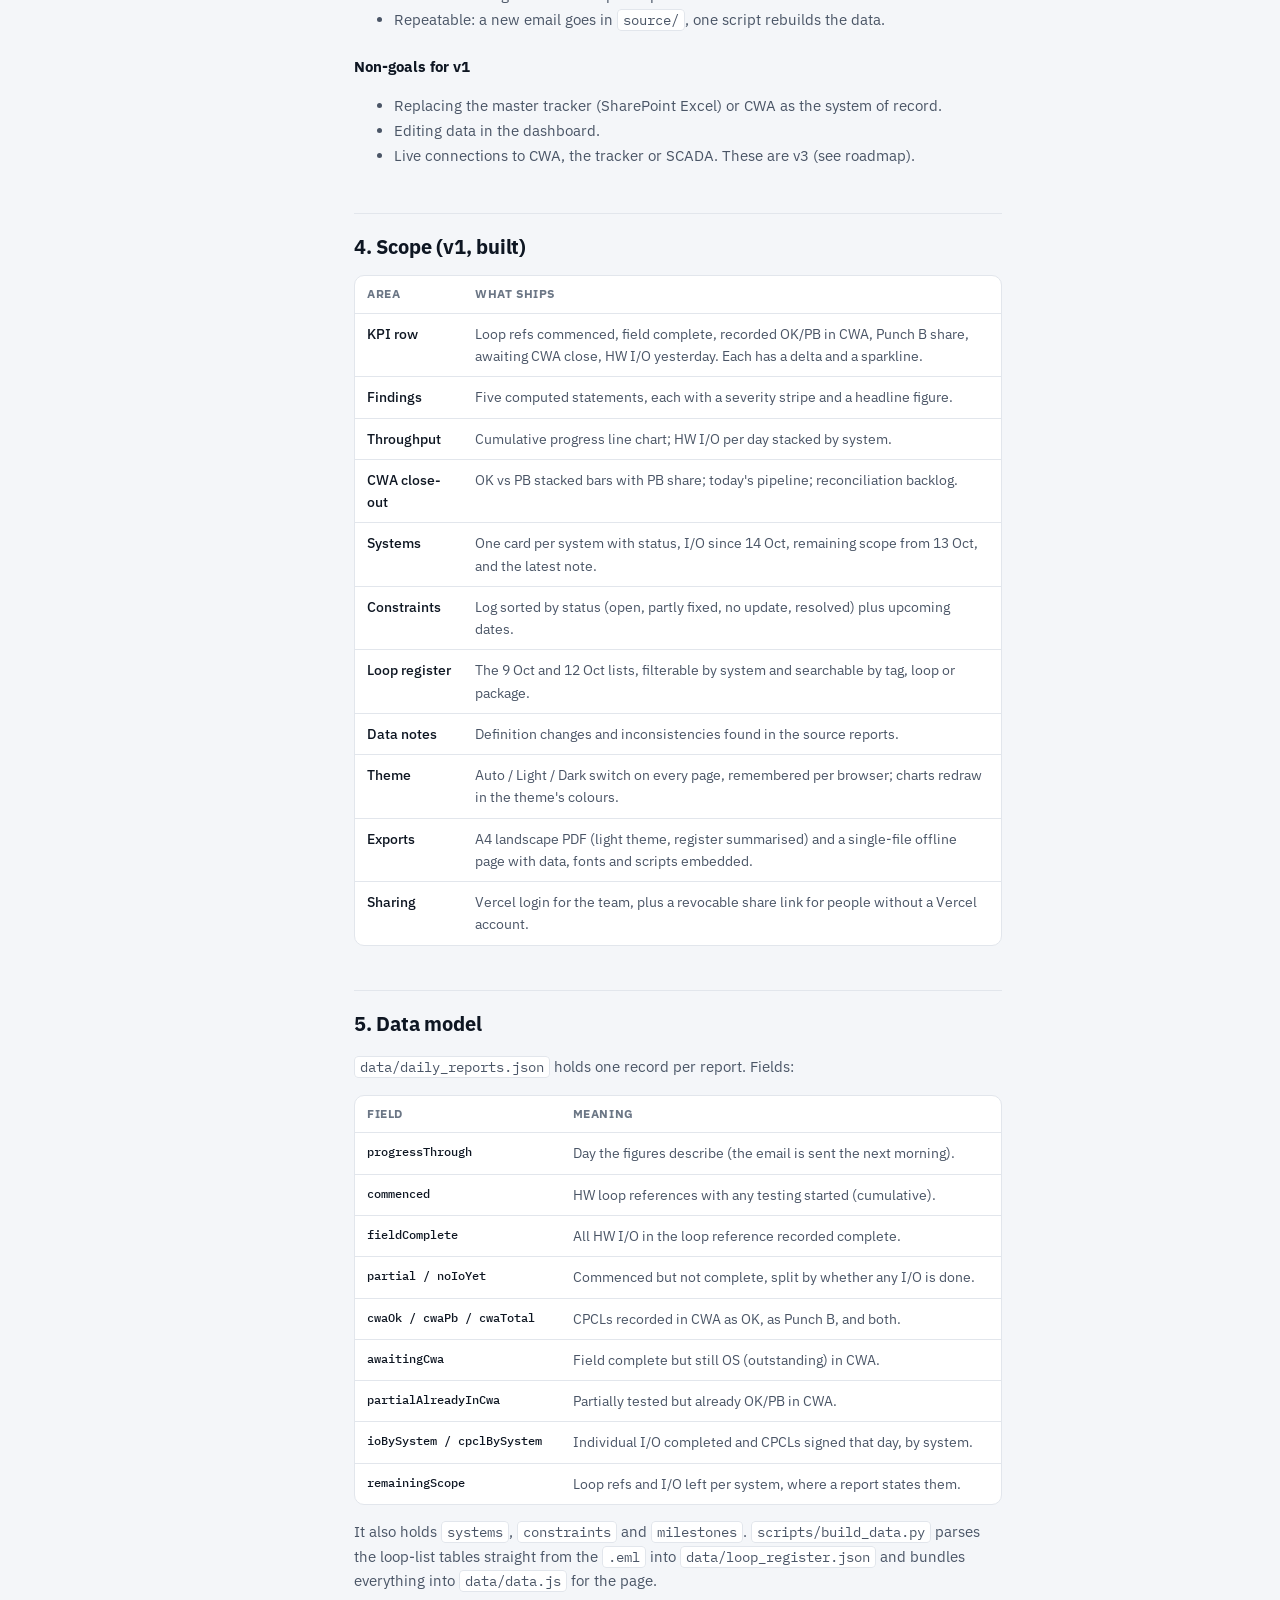
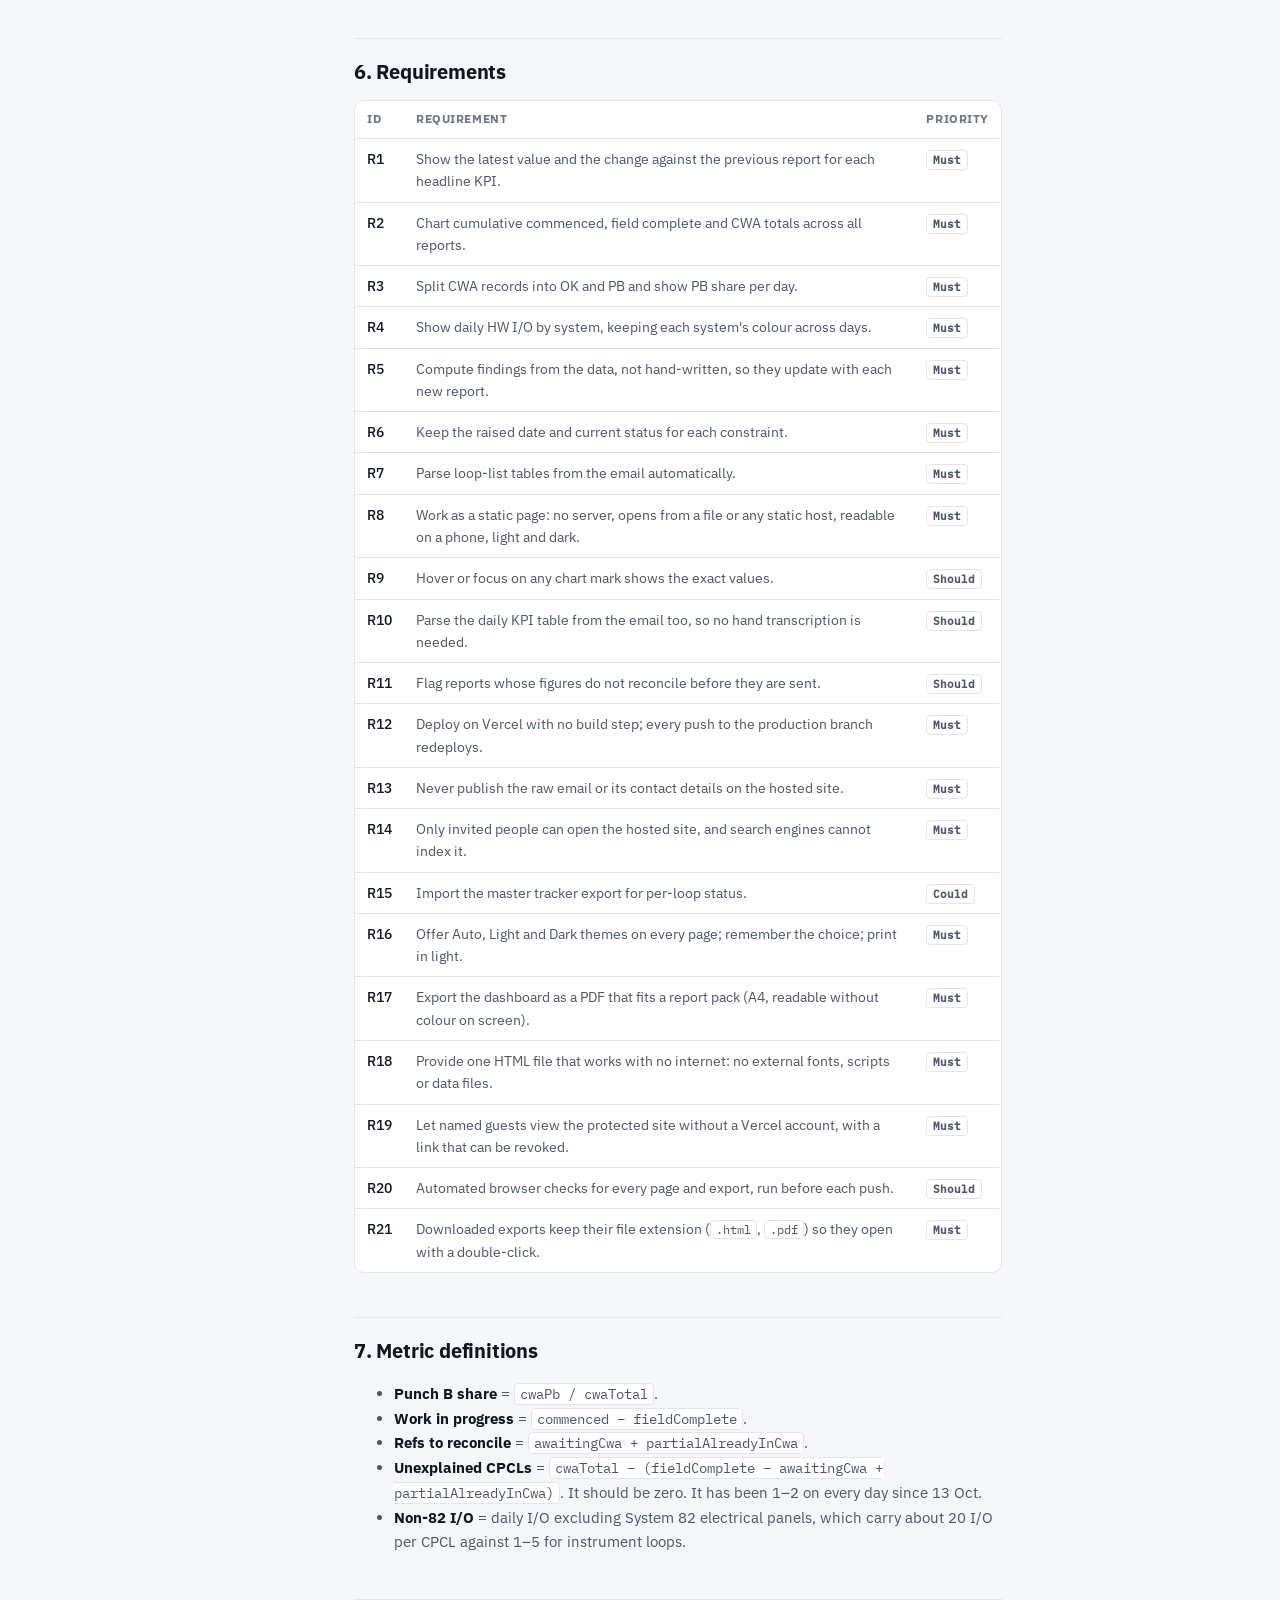
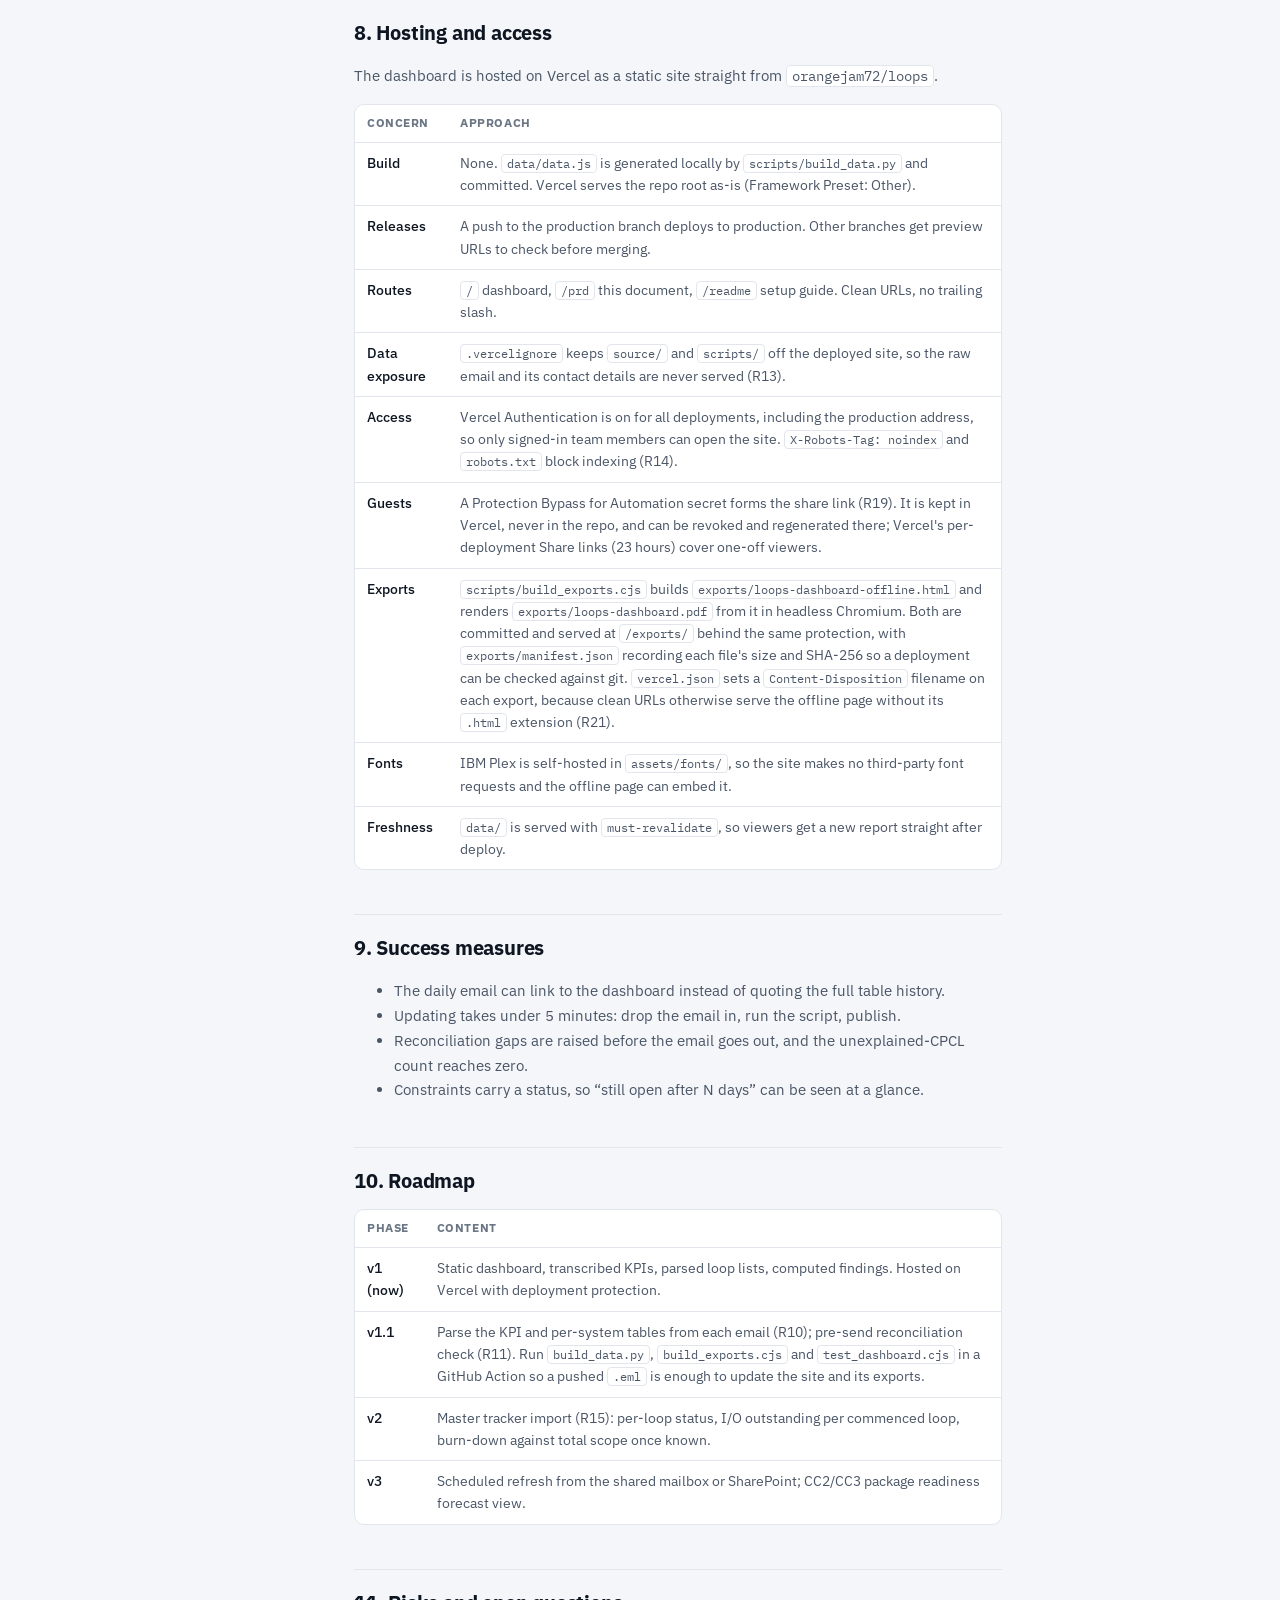
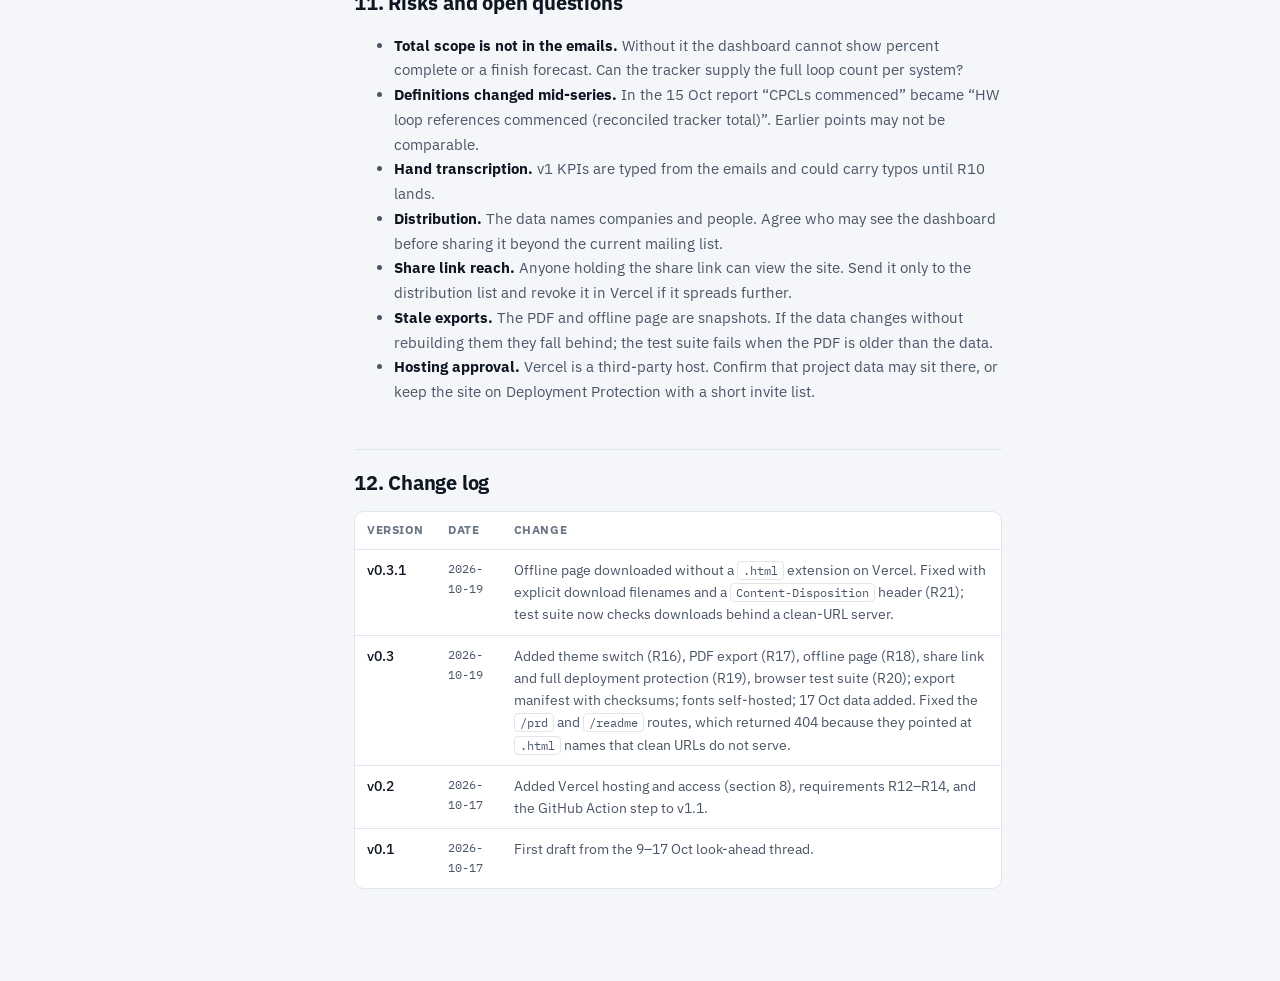
<file: docs/PRD.html>
<!doctype html>
<html lang="en">
<head>
<meta charset="utf-8">
<meta name="viewport" content="width=device-width, initial-scale=1, viewport-fit=cover">
<title>Loops PRD</title>
<meta name="claude:viewport-fit-sides" content="cover">
<link rel="stylesheet" href="../assets/fonts/fonts.css">
<script src="../assets/theme.js"></script>
<style>
/* Layout: single reading column with a sticky contents rail on wide screens. */
:root {
  --bg: #f4f6f9; --surface: #ffffff; --line: #e2e6ec; --ink: #0e1622; --ink-2: #4a5566; --ink-3: #6b7685; --accent: #2a78d6; --accent-soft: #e6f0fc;
  --good: #0ca30c; --warning: #fab219; --critical: #d03b3b;
  --font-sans: "IBM Plex Sans", ui-sans-serif, system-ui, -apple-system, "Segoe UI", sans-serif;
  --font-mono: "IBM Plex Mono", ui-monospace, Menlo, Consolas, monospace;
}
@media (prefers-color-scheme: dark) { :root:not([data-theme="light"]) { --bg: #0d1117; --surface: #151a22; --line: #252c37; --ink: #eef1f5; --ink-2: #b4bdca; --ink-3: #8a95a5; --accent: #3987e5; --accent-soft: #17263a; color-scheme: dark; } }
:root[data-theme="dark"] { --bg: #0d1117; --surface: #151a22; --line: #252c37; --ink: #eef1f5; --ink-2: #b4bdca; --ink-3: #8a95a5; --accent: #3987e5; --accent-soft: #17263a; color-scheme: dark; }
* { box-sizing: border-box; }
body { margin: 0; background: var(--bg); color: var(--ink); font: 15px/1.65 var(--font-sans); }
.wrap { max-width: 1100px; margin: 0 auto; padding-left: max(16px, env(safe-area-inset-left, 0px)); padding-right: max(16px, env(safe-area-inset-right, 0px)); padding-block: 40px 80px; display: grid; grid-template-columns: 200px minmax(0, 1fr); gap: 48px; }
@media (max-width: 860px) { .wrap { grid-template-columns: minmax(0, 1fr); gap: 24px; } .toc { position: static !important; } }
.toc { position: sticky; top: 24px; align-self: start; font-size: 13px; display: grid; gap: 4px; }
.toc a { color: var(--ink-2); text-decoration: none; padding: 3px 0; }
.toc a:hover { color: var(--accent); }
.toc .eyebrow { font-size: 11px; letter-spacing: .08em; text-transform: uppercase; color: var(--ink-3); font-weight: 600; margin-bottom: 6px; }
article { min-width: 0; max-width: 72ch; }
h1 { font-size: 32px; letter-spacing: -.02em; line-height: 1.15; margin: 0 0 8px; text-wrap: balance; }
h2 { font-size: 20px; letter-spacing: -.01em; margin: 44px 0 10px; padding-top: 16px; border-top: 1px solid var(--line); text-wrap: balance; }
h3 { font-size: 15px; margin: 22px 0 6px; }
p, li { color: var(--ink-2); }
strong { color: var(--ink); }
code, .mono { font-family: var(--font-mono); font-size: .9em; }
code { background: var(--surface); border: 1px solid var(--line); padding: 1px 5px; border-radius: 4px; }
.meta { display: flex; gap: 8px; flex-wrap: wrap; margin: 12px 0 0; }
.pill { border: 1px solid var(--line); background: var(--surface); border-radius: 999px; padding: 3px 10px; font-size: 12px; color: var(--ink-2); }
.callout { background: var(--accent-soft); border-radius: 10px; padding: 14px 18px; margin: 18px 0; }
.callout p { margin: 0; color: var(--ink); }
.tbl { overflow-x: auto; border: 1px solid var(--line); border-radius: 10px; background: var(--surface); margin: 12px 0; }
table { border-collapse: collapse; width: 100%; font-size: 13.5px; }
th { text-align: left; font-size: 11.5px; text-transform: uppercase; letter-spacing: .05em; color: var(--ink-3); padding: 9px 12px; border-bottom: 1px solid var(--line); white-space: nowrap; }
td { padding: 9px 12px; border-bottom: 1px solid var(--line); vertical-align: top; color: var(--ink-2); }
td:first-child { color: var(--ink); font-weight: 500; }
tr:last-child td { border-bottom: 0; }
.pri { font: 600 11px var(--font-mono); padding: 2px 6px; border-radius: 4px; border: 1px solid var(--line); white-space: nowrap; }
a { color: var(--accent); }
.themebar { display: flex; justify-content: flex-end; }
.theme { display: inline-flex; border: 1px solid var(--line); border-radius: 8px; padding: 2px; background: var(--surface); }
.theme button { border: 0; background: transparent; font: 500 12px var(--font-sans); color: var(--ink-2); padding: 4px 9px; border-radius: 6px; cursor: pointer; }
.theme button[aria-pressed="true"] { background: var(--bg); color: var(--ink); box-shadow: 0 0 0 1px var(--line); }
.theme button:focus-visible { outline: 2px solid var(--accent); outline-offset: 1px; }
@media print { .themebar { display: none; } body { background: #fff; } }
</style>
</head>
<body>
<div class="wrap">
  <nav class="toc" aria-label="Contents">
    <div class="eyebrow">Contents</div>
    <a href="#problem">1. Problem</a>
    <a href="#users">2. Users</a>
    <a href="#goals">3. Goals</a>
    <a href="#scope">4. Scope</a>
    <a href="#data">5. Data model</a>
    <a href="#reqs">6. Requirements</a>
    <a href="#metrics">7. Metric definitions</a>
    <a href="#hosting">8. Hosting &amp; access</a>
    <a href="#success">9. Success measures</a>
    <a href="#roadmap">10. Roadmap</a>
    <a href="#risks">11. Risks &amp; open questions</a>
    <a href="#changes">12. Change log</a>
    <a href="../index.html">← Dashboard</a>
  </nav>
  <article>
    <div class="themebar"><div class="theme" role="group" aria-label="Colour theme"><button type="button" data-theme-set="system" title="Follow your device setting">Auto</button><button type="button" data-theme-set="light">Light</button><button type="button" data-theme-set="dark">Dark</button></div></div>
    <h1>Loops: loop testing progress dashboard</h1>
    <p>Product requirements for turning the daily “Loop test daily Look Ahead” emails into one dashboard everyone can read.</p>
    <div class="meta"><span class="pill">Draft v0.3.1</span><span class="pill">19 Oct 2026</span><span class="pill">Owner: Jaime Bourne</span><span class="pill">Project: Norfolk Vanguard ICT loop testing</span></div>

    <h2 id="problem">1. Problem</h2>
    <p>Loop testing progress reaches about 25 people across Aker Solutions, Siemens Energy, RWE and Drydocks World as a daily email. Each email restates the full status table and quotes every earlier day underneath it. By 17 Oct the thread holds seven messages and runs to over 2,000 lines of text.</p>
    <p>That format makes three things hard:</p>
    <ul>
      <li><strong>Trends are invisible.</strong> Each email shows today's number and a one-line delta. Spotting that Punch B has gone from 20% to 46% of CWA records means reading six emails side by side.</li>
      <li><strong>Mismatches hide in prose.</strong> The gap between field-complete loops and CWA records, and the loops counted in CWA before they are fully tested, only appear as comment text.</li>
      <li><strong>Constraints lose their history.</strong> Wi-Fi, operator access and SCADA availability come back every day with slightly different wording, and nothing records when each was raised or whether it is fixed.</li>
    </ul>
    <div class="callout"><p><strong>Product goal:</strong> anyone on the distribution list can open one page and see in under a minute where testing stands, what changed since yesterday, and what is blocking closure.</p></div>

    <h2 id="users">2. Users</h2>
    <div class="tbl"><table>
      <thead><tr><th>User</th><th>Needs</th></tr></thead>
      <tbody>
        <tr><td>Commissioning lead (report author)</td><td>Publish the daily status once without retyping tables; see reconciliation gaps before sending.</td></tr>
        <tr><td>Aker Solutions / JV management</td><td>Trend of commenced vs field complete vs CWA closure; Punch B exposure; resourcing such as the night shift.</td></tr>
        <tr><td>Siemens Energy</td><td>Which systems and workstations are active, what needs operator or configuration support, and upcoming integration windows (ADG, CC2/CC3).</td></tr>
        <tr><td>RWE (client)</td><td>Closure progress in CWA and open constraints that affect the schedule.</td></tr>
        <tr><td>Drydocks World field teams</td><td>Today's loop list by system, package and RIO cabinet; outstanding I/O within commenced loops.</td></tr>
      </tbody>
    </table></div>

    <h2 id="goals">3. Goals and non-goals</h2>
    <h3>Goals</h3>
    <ul>
      <li>One page with the latest KPIs, deltas against the previous report, and the trend since the first report.</li>
      <li>Calculated findings: PB share, reconciliation backlog, I/O rate by system, work in progress.</li>
      <li>System status board and a constraints log that keeps each constraint's raised date and status.</li>
      <li>A searchable register of the loop lists published in the thread.</li>
      <li>Repeatable: a new email goes in <code>source/</code>, one script rebuilds the data.</li>
    </ul>
    <h3>Non-goals for v1</h3>
    <ul>
      <li>Replacing the master tracker (SharePoint Excel) or CWA as the system of record.</li>
      <li>Editing data in the dashboard.</li>
      <li>Live connections to CWA, the tracker or SCADA. These are v3 (see roadmap).</li>
    </ul>

    <h2 id="scope">4. Scope (v1, built)</h2>
    <div class="tbl"><table>
      <thead><tr><th>Area</th><th>What ships</th></tr></thead>
      <tbody>
        <tr><td>KPI row</td><td>Loop refs commenced, field complete, recorded OK/PB in CWA, Punch B share, awaiting CWA close, HW I/O yesterday. Each has a delta and a sparkline.</td></tr>
        <tr><td>Findings</td><td>Five computed statements, each with a severity stripe and a headline figure.</td></tr>
        <tr><td>Throughput</td><td>Cumulative progress line chart; HW I/O per day stacked by system.</td></tr>
        <tr><td>CWA close-out</td><td>OK vs PB stacked bars with PB share; today's pipeline; reconciliation backlog.</td></tr>
        <tr><td>Systems</td><td>One card per system with status, I/O since 14 Oct, remaining scope from 13 Oct, and the latest note.</td></tr>
        <tr><td>Constraints</td><td>Log sorted by status (open, partly fixed, no update, resolved) plus upcoming dates.</td></tr>
        <tr><td>Loop register</td><td>The 9 Oct and 12 Oct lists, filterable by system and searchable by tag, loop or package.</td></tr>
        <tr><td>Data notes</td><td>Definition changes and inconsistencies found in the source reports.</td></tr>
        <tr><td>Theme</td><td>Auto / Light / Dark switch on every page, remembered per browser; charts redraw in the theme's colours.</td></tr>
        <tr><td>Exports</td><td>A4 landscape PDF (light theme, register summarised) and a single-file offline page with data, fonts and scripts embedded.</td></tr>
        <tr><td>Sharing</td><td>Vercel login for the team, plus a revocable share link for people without a Vercel account.</td></tr>
      </tbody>
    </table></div>

    <h2 id="data">5. Data model</h2>
    <p><code>data/daily_reports.json</code> holds one record per report. Fields:</p>
    <div class="tbl"><table>
      <thead><tr><th>Field</th><th>Meaning</th></tr></thead>
      <tbody>
        <tr><td class="mono">progressThrough</td><td>Day the figures describe (the email is sent the next morning).</td></tr>
        <tr><td class="mono">commenced</td><td>HW loop references with any testing started (cumulative).</td></tr>
        <tr><td class="mono">fieldComplete</td><td>All HW I/O in the loop reference recorded complete.</td></tr>
        <tr><td class="mono">partial / noIoYet</td><td>Commenced but not complete, split by whether any I/O is done.</td></tr>
        <tr><td class="mono">cwaOk / cwaPb / cwaTotal</td><td>CPCLs recorded in CWA as OK, as Punch B, and both.</td></tr>
        <tr><td class="mono">awaitingCwa</td><td>Field complete but still OS (outstanding) in CWA.</td></tr>
        <tr><td class="mono">partialAlreadyInCwa</td><td>Partially tested but already OK/PB in CWA.</td></tr>
        <tr><td class="mono">ioBySystem / cpclBySystem</td><td>Individual I/O completed and CPCLs signed that day, by system.</td></tr>
        <tr><td class="mono">remainingScope</td><td>Loop refs and I/O left per system, where a report states them.</td></tr>
      </tbody>
    </table></div>
    <p>It also holds <code>systems</code>, <code>constraints</code> and <code>milestones</code>. <code>scripts/build_data.py</code> parses the loop-list tables straight from the <code>.eml</code> into <code>data/loop_register.json</code> and bundles everything into <code>data/data.js</code> for the page.</p>

    <h2 id="reqs">6. Requirements</h2>
    <div class="tbl"><table>
      <thead><tr><th>ID</th><th>Requirement</th><th>Priority</th></tr></thead>
      <tbody>
        <tr><td>R1</td><td>Show the latest value and the change against the previous report for each headline KPI.</td><td><span class="pri">Must</span></td></tr>
        <tr><td>R2</td><td>Chart cumulative commenced, field complete and CWA totals across all reports.</td><td><span class="pri">Must</span></td></tr>
        <tr><td>R3</td><td>Split CWA records into OK and PB and show PB share per day.</td><td><span class="pri">Must</span></td></tr>
        <tr><td>R4</td><td>Show daily HW I/O by system, keeping each system's colour across days.</td><td><span class="pri">Must</span></td></tr>
        <tr><td>R5</td><td>Compute findings from the data, not hand-written, so they update with each new report.</td><td><span class="pri">Must</span></td></tr>
        <tr><td>R6</td><td>Keep the raised date and current status for each constraint.</td><td><span class="pri">Must</span></td></tr>
        <tr><td>R7</td><td>Parse loop-list tables from the email automatically.</td><td><span class="pri">Must</span></td></tr>
        <tr><td>R8</td><td>Work as a static page: no server, opens from a file or any static host, readable on a phone, light and dark.</td><td><span class="pri">Must</span></td></tr>
        <tr><td>R9</td><td>Hover or focus on any chart mark shows the exact values.</td><td><span class="pri">Should</span></td></tr>
        <tr><td>R10</td><td>Parse the daily KPI table from the email too, so no hand transcription is needed.</td><td><span class="pri">Should</span></td></tr>
        <tr><td>R11</td><td>Flag reports whose figures do not reconcile before they are sent.</td><td><span class="pri">Should</span></td></tr>
        <tr><td>R12</td><td>Deploy on Vercel with no build step; every push to the production branch redeploys.</td><td><span class="pri">Must</span></td></tr>
        <tr><td>R13</td><td>Never publish the raw email or its contact details on the hosted site.</td><td><span class="pri">Must</span></td></tr>
        <tr><td>R14</td><td>Only invited people can open the hosted site, and search engines cannot index it.</td><td><span class="pri">Must</span></td></tr>
        <tr><td>R15</td><td>Import the master tracker export for per-loop status.</td><td><span class="pri">Could</span></td></tr>
        <tr><td>R16</td><td>Offer Auto, Light and Dark themes on every page; remember the choice; print in light.</td><td><span class="pri">Must</span></td></tr>
        <tr><td>R17</td><td>Export the dashboard as a PDF that fits a report pack (A4, readable without colour on screen).</td><td><span class="pri">Must</span></td></tr>
        <tr><td>R18</td><td>Provide one HTML file that works with no internet: no external fonts, scripts or data files.</td><td><span class="pri">Must</span></td></tr>
        <tr><td>R19</td><td>Let named guests view the protected site without a Vercel account, with a link that can be revoked.</td><td><span class="pri">Must</span></td></tr>
        <tr><td>R20</td><td>Automated browser checks for every page and export, run before each push.</td><td><span class="pri">Should</span></td></tr>
        <tr><td>R21</td><td>Downloaded exports keep their file extension (<code>.html</code>, <code>.pdf</code>) so they open with a double-click.</td><td><span class="pri">Must</span></td></tr>
      </tbody>
    </table></div>

    <h2 id="metrics">7. Metric definitions</h2>
    <ul>
      <li><strong>Punch B share</strong> = <code>cwaPb / cwaTotal</code>.</li>
      <li><strong>Work in progress</strong> = <code>commenced − fieldComplete</code>.</li>
      <li><strong>Refs to reconcile</strong> = <code>awaitingCwa + partialAlreadyInCwa</code>.</li>
      <li><strong>Unexplained CPCLs</strong> = <code>cwaTotal − (fieldComplete − awaitingCwa + partialAlreadyInCwa)</code>. It should be zero. It has been 1–2 on every day since 13 Oct.</li>
      <li><strong>Non-82 I/O</strong> = daily I/O excluding System 82 electrical panels, which carry about 20 I/O per CPCL against 1–5 for instrument loops.</li>
    </ul>

    <h2 id="hosting">8. Hosting and access</h2>
    <p>The dashboard is hosted on Vercel as a static site straight from <code>orangejam72/loops</code>.</p>
    <div class="tbl"><table>
      <thead><tr><th>Concern</th><th>Approach</th></tr></thead>
      <tbody>
        <tr><td>Build</td><td>None. <code>data/data.js</code> is generated locally by <code>scripts/build_data.py</code> and committed. Vercel serves the repo root as-is (Framework Preset: Other).</td></tr>
        <tr><td>Releases</td><td>A push to the production branch deploys to production. Other branches get preview URLs to check before merging.</td></tr>
        <tr><td>Routes</td><td><code>/</code> dashboard, <code>/prd</code> this document, <code>/readme</code> setup guide. Clean URLs, no trailing slash.</td></tr>
        <tr><td>Data exposure</td><td><code>.vercelignore</code> keeps <code>source/</code> and <code>scripts/</code> off the deployed site, so the raw email and its contact details are never served (R13).</td></tr>
        <tr><td>Access</td><td>Vercel Authentication is on for all deployments, including the production address, so only signed-in team members can open the site. <code>X-Robots-Tag: noindex</code> and <code>robots.txt</code> block indexing (R14).</td></tr>
        <tr><td>Guests</td><td>A Protection Bypass for Automation secret forms the share link (R19). It is kept in Vercel, never in the repo, and can be revoked and regenerated there; Vercel's per-deployment Share links (23 hours) cover one-off viewers.</td></tr>
        <tr><td>Exports</td><td><code>scripts/build_exports.cjs</code> builds <code>exports/loops-dashboard-offline.html</code> and renders <code>exports/loops-dashboard.pdf</code> from it in headless Chromium. Both are committed and served at <code>/exports/</code> behind the same protection, with <code>exports/manifest.json</code> recording each file's size and SHA-256 so a deployment can be checked against git. <code>vercel.json</code> sets a <code>Content-Disposition</code> filename on each export, because clean URLs otherwise serve the offline page without its <code>.html</code> extension (R21).</td></tr>
        <tr><td>Fonts</td><td>IBM Plex is self-hosted in <code>assets/fonts/</code>, so the site makes no third-party font requests and the offline page can embed it.</td></tr>
        <tr><td>Freshness</td><td><code>data/</code> is served with <code>must-revalidate</code>, so viewers get a new report straight after deploy.</td></tr>
      </tbody>
    </table></div>

    <h2 id="success">9. Success measures</h2>
    <ul>
      <li>The daily email can link to the dashboard instead of quoting the full table history.</li>
      <li>Updating takes under 5 minutes: drop the email in, run the script, publish.</li>
      <li>Reconciliation gaps are raised before the email goes out, and the unexplained-CPCL count reaches zero.</li>
      <li>Constraints carry a status, so “still open after N days” can be seen at a glance.</li>
    </ul>

    <h2 id="roadmap">10. Roadmap</h2>
    <div class="tbl"><table>
      <thead><tr><th>Phase</th><th>Content</th></tr></thead>
      <tbody>
        <tr><td>v1 (now)</td><td>Static dashboard, transcribed KPIs, parsed loop lists, computed findings. Hosted on Vercel with deployment protection.</td></tr>
        <tr><td>v1.1</td><td>Parse the KPI and per-system tables from each email (R10); pre-send reconciliation check (R11). Run <code>build_data.py</code>, <code>build_exports.cjs</code> and <code>test_dashboard.cjs</code> in a GitHub Action so a pushed <code>.eml</code> is enough to update the site and its exports.</td></tr>
        <tr><td>v2</td><td>Master tracker import (R15): per-loop status, I/O outstanding per commenced loop, burn-down against total scope once known.</td></tr>
        <tr><td>v3</td><td>Scheduled refresh from the shared mailbox or SharePoint; CC2/CC3 package readiness forecast view.</td></tr>
      </tbody>
    </table></div>

    <h2 id="risks">11. Risks and open questions</h2>
    <ul>
      <li><strong>Total scope is not in the emails.</strong> Without it the dashboard cannot show percent complete or a finish forecast. Can the tracker supply the full loop count per system?</li>
      <li><strong>Definitions changed mid-series.</strong> In the 15 Oct report “CPCLs commenced” became “HW loop references commenced (reconciled tracker total)”. Earlier points may not be comparable.</li>
      <li><strong>Hand transcription.</strong> v1 KPIs are typed from the emails and could carry typos until R10 lands.</li>
      <li><strong>Distribution.</strong> The data names companies and people. Agree who may see the dashboard before sharing it beyond the current mailing list.</li>
      <li><strong>Share link reach.</strong> Anyone holding the share link can view the site. Send it only to the distribution list and revoke it in Vercel if it spreads further.</li>
      <li><strong>Stale exports.</strong> The PDF and offline page are snapshots. If the data changes without rebuilding them they fall behind; the test suite fails when the PDF is older than the data.</li>
      <li><strong>Hosting approval.</strong> Vercel is a third-party host. Confirm that project data may sit there, or keep the site on Deployment Protection with a short invite list.</li>
    </ul>

    <h2 id="changes">12. Change log</h2>
    <div class="tbl"><table>
      <thead><tr><th>Version</th><th>Date</th><th>Change</th></tr></thead>
      <tbody>
        <tr><td>v0.3.1</td><td class="mono">2026-10-19</td><td>Offline page downloaded without a <code>.html</code> extension on Vercel. Fixed with explicit download filenames and a <code>Content-Disposition</code> header (R21); test suite now checks downloads behind a clean-URL server.</td></tr>
        <tr><td>v0.3</td><td class="mono">2026-10-19</td><td>Added theme switch (R16), PDF export (R17), offline page (R18), share link and full deployment protection (R19), browser test suite (R20); export manifest with checksums; fonts self-hosted; 17 Oct data added. Fixed the <code>/prd</code> and <code>/readme</code> routes, which returned 404 because they pointed at <code>.html</code> names that clean URLs do not serve.</td></tr>
        <tr><td>v0.2</td><td class="mono">2026-10-17</td><td>Added Vercel hosting and access (section 8), requirements R12–R14, and the GitHub Action step to v1.1.</td></tr>
        <tr><td>v0.1</td><td class="mono">2026-10-17</td><td>First draft from the 9–17 Oct look-ahead thread.</td></tr>
      </tbody>
    </table></div>
  </article>
</div>
</body>
</html>
</file>
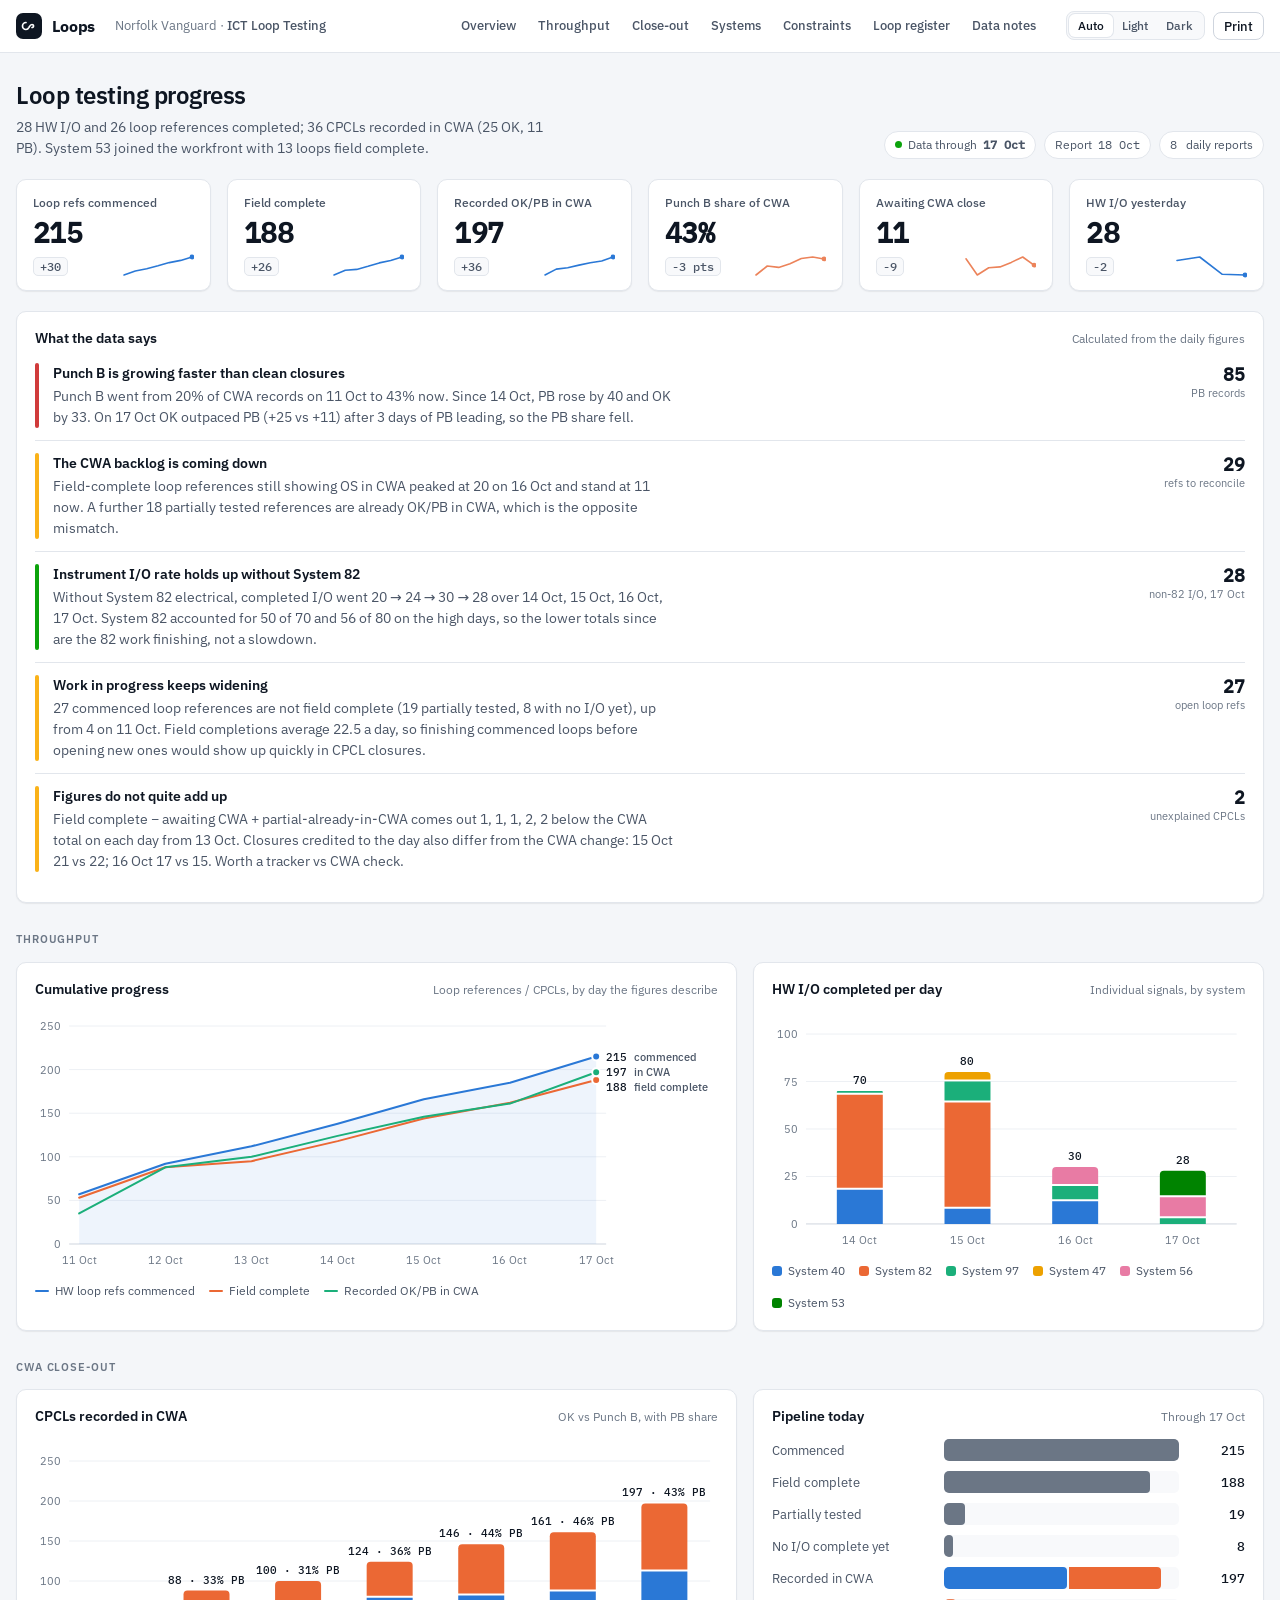
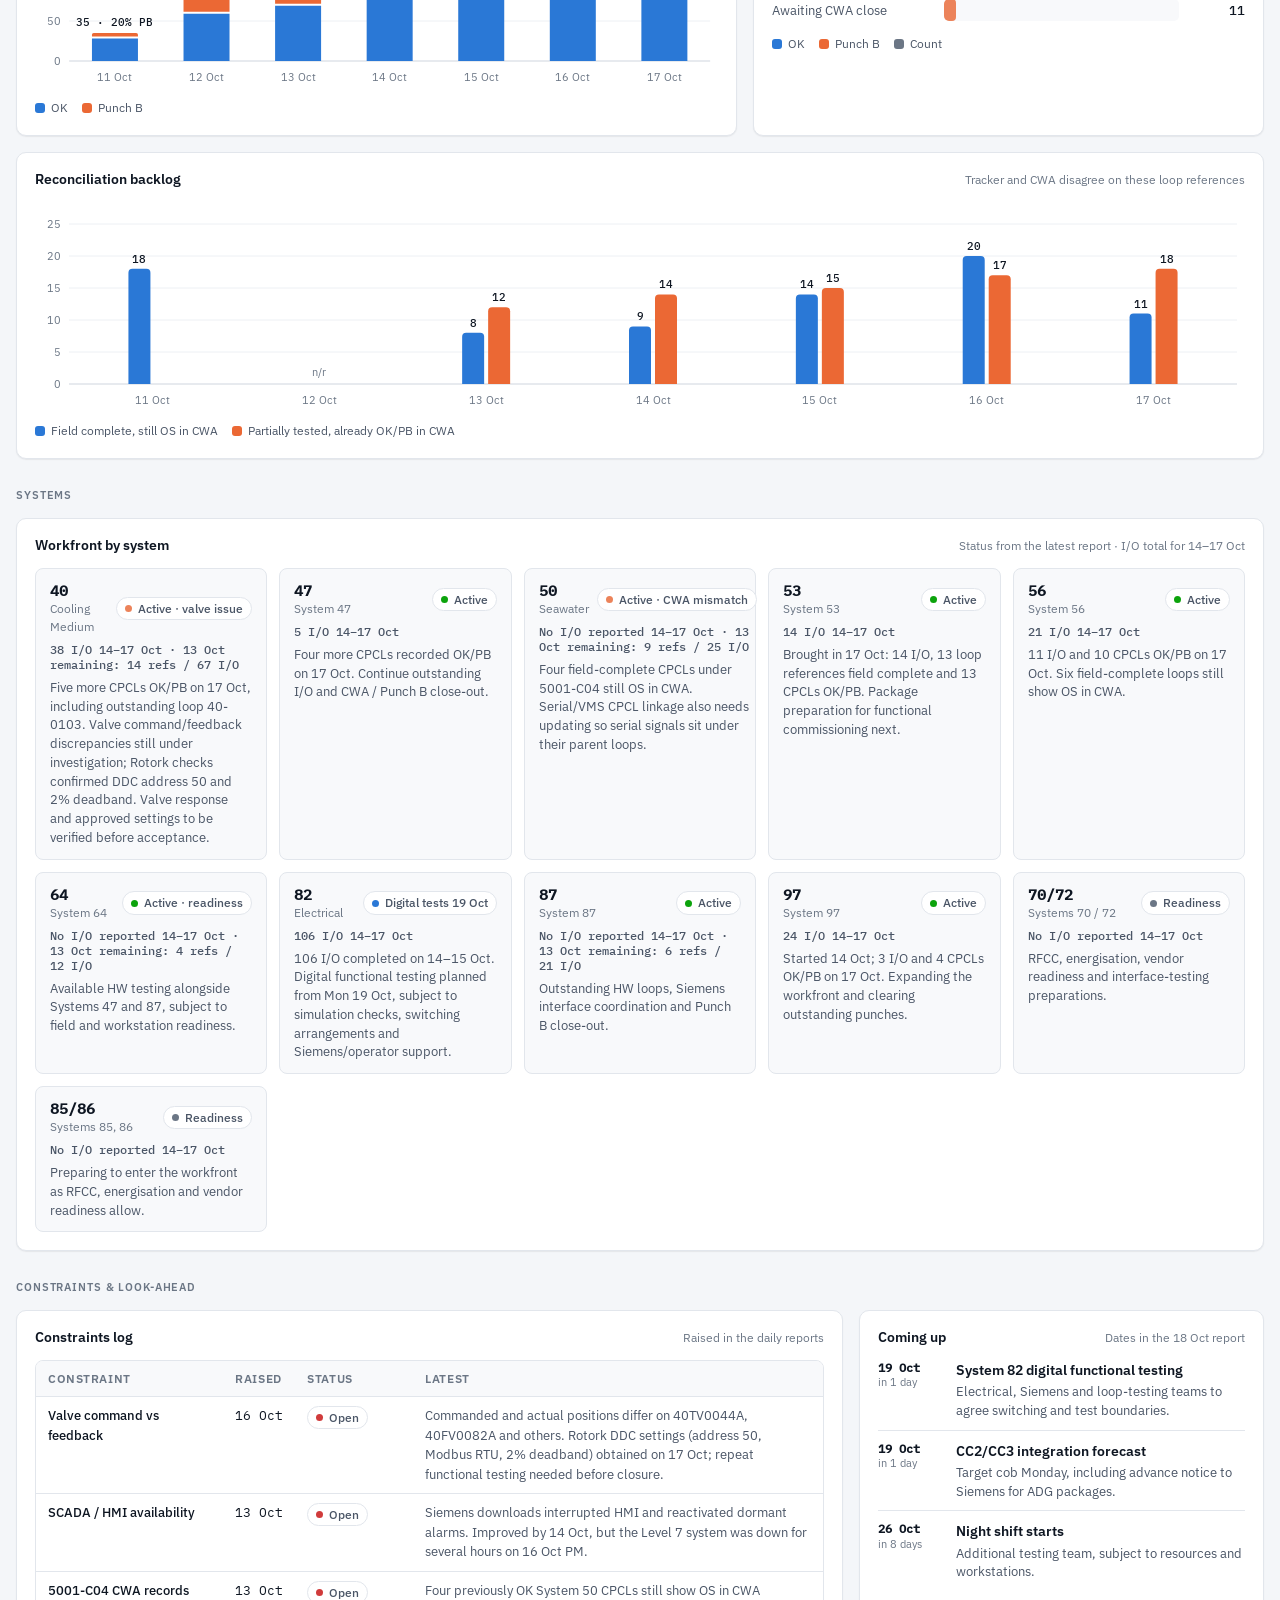
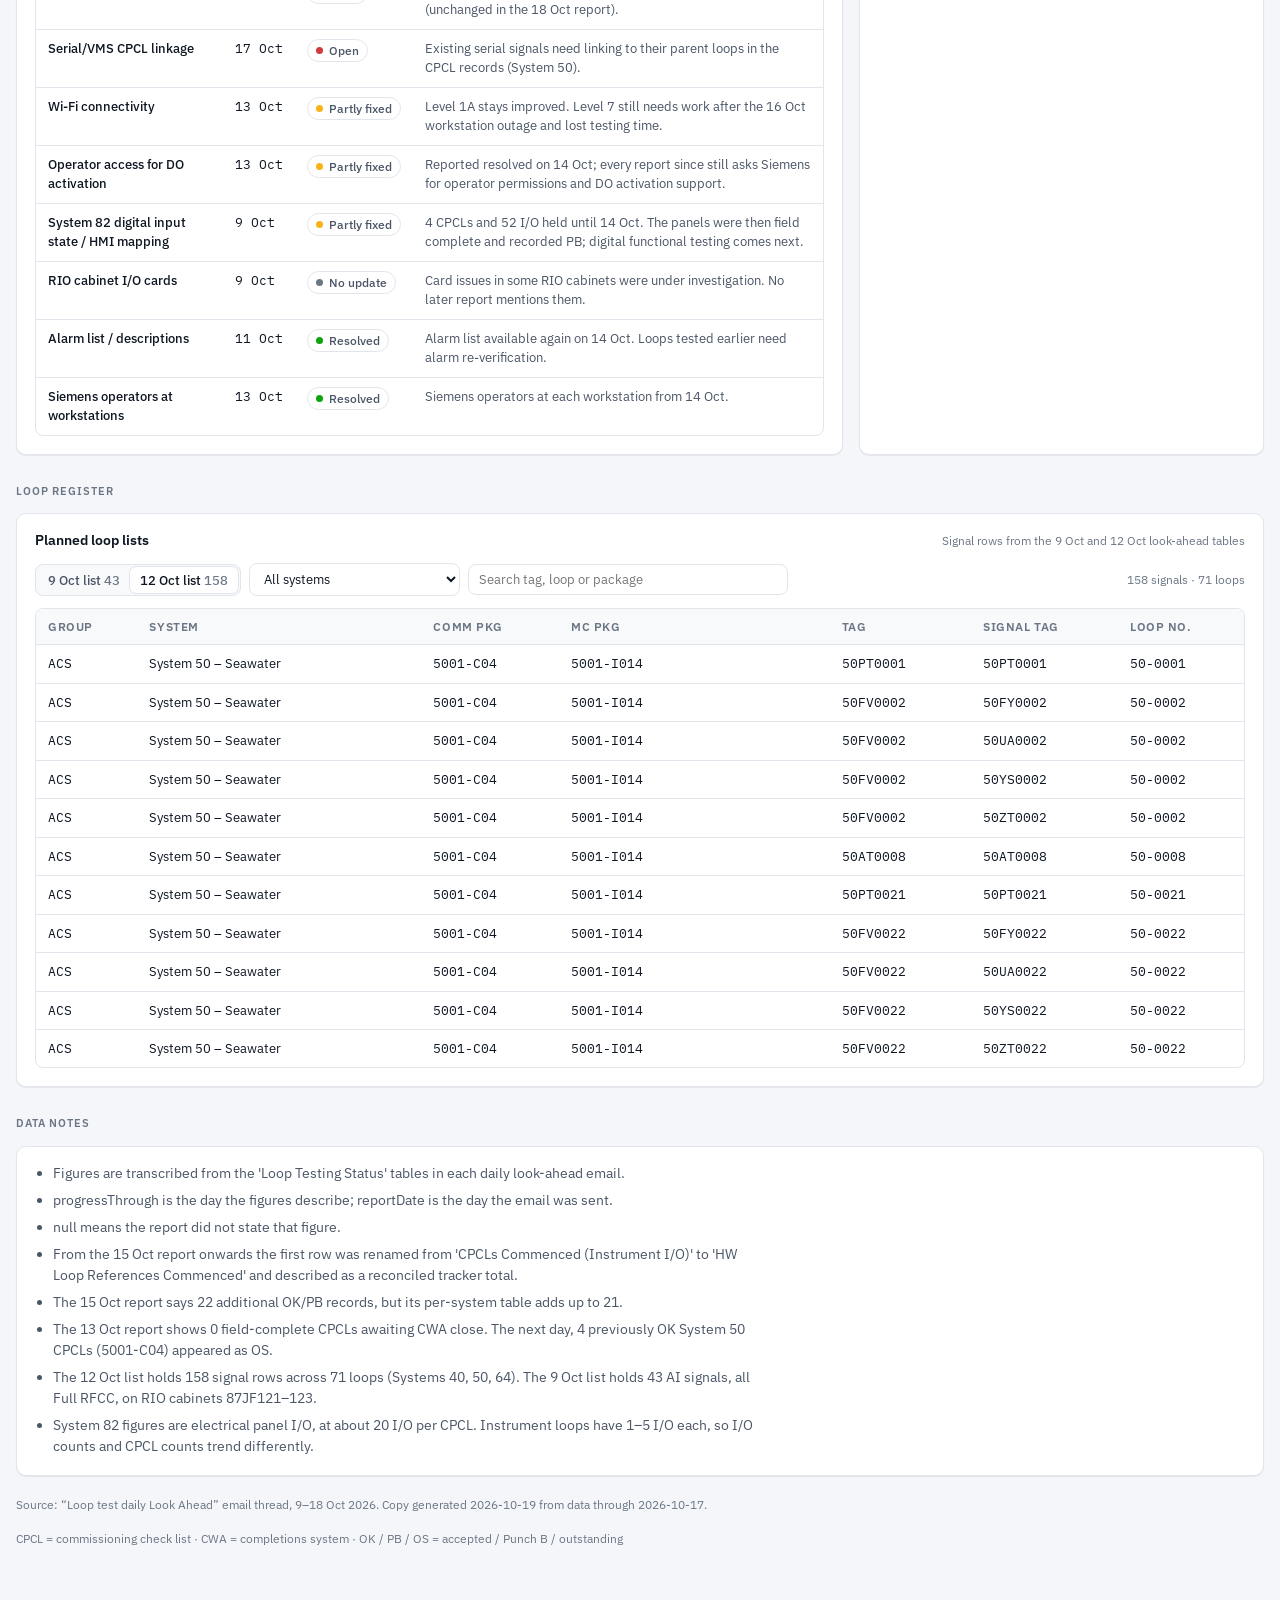
<file: exports/loops-dashboard-offline.html>
<!doctype html>
<html lang="en">
<head>
<meta charset="utf-8">
<meta name="viewport" content="width=device-width, initial-scale=1, viewport-fit=cover">
<title>Loops Dashboard (offline)</title>
<meta name="claude:viewport-fit-sides" content="cover">
<style>
/* IBM Plex (SIL Open Font License 1.1), Latin subset, self-hosted for offline use. */
@font-face {
  font-family: 'IBM Plex Mono';
  font-style: normal;
  font-weight: 400;
  font-display: swap;
  src: url([data-uri]) format('woff2');
  unicode-range: U+0000-00FF, U+0131, U+0152-0153, U+02BB-02BC, U+02C6, U+02DA, U+02DC, U+0304, U+0308, U+0329, U+2000-206F, U+20AC, U+2122, U+2191, U+2193, U+2212, U+2215, U+FEFF, U+FFFD;
}
@font-face {
  font-family: 'IBM Plex Mono';
  font-style: normal;
  font-weight: 500;
  font-display: swap;
  src: url([data-uri]) format('woff2');
  unicode-range: U+0000-00FF, U+0131, U+0152-0153, U+02BB-02BC, U+02C6, U+02DA, U+02DC, U+0304, U+0308, U+0329, U+2000-206F, U+20AC, U+2122, U+2191, U+2193, U+2212, U+2215, U+FEFF, U+FFFD;
}
@font-face {
  font-family: 'IBM Plex Sans';
  font-style: normal;
  font-weight: 400;
  font-stretch: 100%;
  font-display: swap;
  src: url([data-uri]) format('woff2');
  unicode-range: U+0000-00FF, U+0131, U+0152-0153, U+02BB-02BC, U+02C6, U+02DA, U+02DC, U+0304, U+0308, U+0329, U+2000-206F, U+20AC, U+2122, U+2191, U+2193, U+2212, U+2215, U+FEFF, U+FFFD;
}
@font-face {
  font-family: 'IBM Plex Sans';
  font-style: normal;
  font-weight: 500;
  font-stretch: 100%;
  font-display: swap;
  src: url([data-uri]) format('woff2');
  unicode-range: U+0000-00FF, U+0131, U+0152-0153, U+02BB-02BC, U+02C6, U+02DA, U+02DC, U+0304, U+0308, U+0329, U+2000-206F, U+20AC, U+2122, U+2191, U+2193, U+2212, U+2215, U+FEFF, U+FFFD;
}
@font-face {
  font-family: 'IBM Plex Sans';
  font-style: normal;
  font-weight: 600;
  font-stretch: 100%;
  font-display: swap;
  src: url([data-uri]) format('woff2');
  unicode-range: U+0000-00FF, U+0131, U+0152-0153, U+02BB-02BC, U+02C6, U+02DA, U+02DC, U+0304, U+0308, U+0329, U+2000-206F, U+20AC, U+2122, U+2191, U+2193, U+2212, U+2215, U+FEFF, U+FFFD;
}
@font-face {
  font-family: 'IBM Plex Sans';
  font-style: normal;
  font-weight: 700;
  font-stretch: 100%;
  font-display: swap;
  src: url([data-uri]) format('woff2');
  unicode-range: U+0000-00FF, U+0131, U+0152-0153, U+02BB-02BC, U+02C6, U+02DA, U+02DC, U+0304, U+0308, U+0329, U+2000-206F, U+20AC, U+2122, U+2191, U+2193, U+2212, U+2215, U+FEFF, U+FFFD;
}
</style>
<script>
// Colour theme switch shared by every page: "system" follows the OS, "light"/"dark" pin it.
// Loaded in <head> so the saved choice applies before first paint. Printing always uses light.
(function () {
  var KEY = "loops-theme";
  var root = document.documentElement;

  function get() {
    try { return localStorage.getItem(KEY) || "system"; } catch (e) { return "system"; }
  }
  function apply(mode) {
    if (mode === "light" || mode === "dark") root.setAttribute("data-theme", mode);
    else root.removeAttribute("data-theme");
  }
  function sync() {
    var mode = get();
    document.querySelectorAll("[data-theme-set]").forEach(function (b) {
      b.setAttribute("aria-pressed", String(b.getAttribute("data-theme-set") === mode));
    });
  }

  apply(get());
  window.LoopsTheme = {
    get: get,
    set: function (mode) {
      try { localStorage.setItem(KEY, mode); } catch (e) {}
      apply(mode);
      sync();
    },
  };

  document.addEventListener("DOMContentLoaded", function () {
    document.querySelectorAll("[data-theme-set]").forEach(function (b) {
      b.addEventListener("click", function () { window.LoopsTheme.set(b.getAttribute("data-theme-set")); });
    });
    sync();
  });

  var beforePrint = null;
  window.addEventListener("beforeprint", function () {
    beforePrint = root.getAttribute("data-theme");
    root.setAttribute("data-theme", "light");
  });
  window.addEventListener("afterprint", function () {
    if (beforePrint) root.setAttribute("data-theme", beforePrint);
    else root.removeAttribute("data-theme");
  });
})();
</script>
<style>
/* Layout: sticky product bar, then a 12-col grid of panels: KPIs → findings → trend charts → systems → constraints → register. */
:root {
  --bg: #f4f6f9;
  --surface: #ffffff;
  --surface-2: #f8f9fb;
  --line: #e2e6ec;
  --line-strong: #cfd5de;
  --ink: #0e1622;
  --ink-2: #4a5566;
  --ink-3: #6b7685;
  --accent: #2a78d6;
  --accent-soft: #e6f0fc;
  --s1: #2a78d6; --s2: #eb6834; --s3: #1baf7a; --s4: #eda100; --s5: #e87ba4; --s6: #008300;
  --good: #0ca30c; --warning: #fab219; --serious: #ec835a; --critical: #d03b3b;
  --grid: #edf0f4;
  --shadow: 0 1px 2px rgba(14,22,34,.04), 0 1px 1px rgba(14,22,34,.03);
  --font-sans: "IBM Plex Sans", ui-sans-serif, system-ui, -apple-system, "Segoe UI", sans-serif;
  --font-mono: "IBM Plex Mono", ui-monospace, "SFMono-Regular", Menlo, Consolas, monospace;
  --r: 10px;
}
@media (prefers-color-scheme: dark) {
  :root:not([data-theme="light"]) {
    --bg: #0d1117; --surface: #151a22; --surface-2: #1a2029; --line: #252c37; --line-strong: #323b48;
    --ink: #eef1f5; --ink-2: #b4bdca; --ink-3: #8a95a5; --accent: #3987e5; --accent-soft: #17263a;
    --s1: #3987e5; --s2: #d95926; --s3: #199e70; --s4: #c98500; --s5: #d55181; --s6: #008300;
    --grid: #1f2630; --shadow: none; color-scheme: dark;
  }
}
:root[data-theme="dark"] {
  --bg: #0d1117; --surface: #151a22; --surface-2: #1a2029; --line: #252c37; --line-strong: #323b48;
  --ink: #eef1f5; --ink-2: #b4bdca; --ink-3: #8a95a5; --accent: #3987e5; --accent-soft: #17263a;
  --s1: #3987e5; --s2: #d95926; --s3: #199e70; --s4: #c98500; --s5: #d55181; --s6: #008300;
  --grid: #1f2630; --shadow: none; color-scheme: dark;
}
* { box-sizing: border-box; }
html { -webkit-text-size-adjust: 100%; }
body { margin: 0; background: var(--bg); color: var(--ink); font: 14px/1.5 var(--font-sans); }
body::before { content: ""; position: fixed; inset: 0 0 auto; height: env(safe-area-inset-top, 0px); z-index: 10; background: var(--surface); }
a { color: var(--accent); }
.num, .mono { font-family: var(--font-mono); font-variant-numeric: tabular-nums; }
h1, h2, h3 { text-wrap: balance; margin: 0; }

/* top bar */
.bar { position: sticky; top: env(safe-area-inset-top, 0px); z-index: 5; background: var(--surface); border-bottom: 1px solid var(--line); }
.bar-in, .wrap { max-width: 1280px; margin: 0 auto; padding-left: max(16px, env(safe-area-inset-left, 0px)); padding-right: max(16px, env(safe-area-inset-right, 0px)); }
.bar-in { display: flex; align-items: center; gap: 20px; padding-block: 10px; flex-wrap: wrap; }
.brand { display: flex; align-items: center; gap: 10px; font-weight: 700; letter-spacing: -.01em; font-size: 16px; }
.mark { width: 26px; height: 26px; border-radius: 7px; background: var(--ink); display: grid; place-items: center; }
.mark svg { display: block; }
.crumbs { color: var(--ink-3); font-size: 13px; }
.crumbs b { color: var(--ink-2); font-weight: 500; }
.bar nav { display: flex; gap: 2px; margin-left: auto; overflow-x: auto; scrollbar-width: none; max-width: 100%; }
.bar nav a { color: var(--ink-2); text-decoration: none; font-size: 13px; font-weight: 500; padding: 6px 10px; border-radius: 6px; white-space: nowrap; }
.bar nav a:hover, .bar nav a:focus-visible { background: var(--surface-2); color: var(--ink); outline: none; }

.wrap { padding-block: 24px 64px; display: grid; gap: 20px; }
.head { display: flex; justify-content: space-between; align-items: flex-end; gap: 16px; flex-wrap: wrap; }
.head h1 { font-size: 24px; font-weight: 600; letter-spacing: -.02em; }
.head p { margin: 4px 0 0; color: var(--ink-2); max-width: 68ch; }
.asof { display: flex; gap: 8px; flex-wrap: wrap; }
.pill { display: inline-flex; align-items: center; gap: 6px; border: 1px solid var(--line); background: var(--surface); border-radius: 999px; padding: 4px 10px; font-size: 12px; color: var(--ink-2); white-space: nowrap; }
.dot { width: 7px; height: 7px; border-radius: 50%; display: inline-block; flex: none; }

.grid { display: grid; grid-template-columns: repeat(12, minmax(0, 1fr)); gap: 16px; }
.card { background: var(--surface); border: 1px solid var(--line); border-radius: var(--r); box-shadow: var(--shadow); min-width: 0; }
.card-h { display: flex; justify-content: space-between; align-items: baseline; gap: 12px; padding: 16px 18px 0; flex-wrap: wrap; }
.card-h h2 { font-size: 14px; font-weight: 600; }
.card-h .sub { color: var(--ink-3); font-size: 12px; }
.card-b { padding: 12px 18px 18px; }
.span-12 { grid-column: span 12; } .span-8 { grid-column: span 8; } .span-7 { grid-column: span 7; } .span-6 { grid-column: span 6; } .span-5 { grid-column: span 5; } .span-4 { grid-column: span 4; }
@media (max-width: 980px) { .span-8, .span-7, .span-6, .span-5, .span-4 { grid-column: span 12; } }

.section-label { font-size: 11px; text-transform: uppercase; letter-spacing: .08em; color: var(--ink-3); font-weight: 600; margin: 8px 0 -6px; }

/* KPI tiles */
.kpis { display: grid; grid-template-columns: repeat(6, minmax(0, 1fr)); gap: 16px; }
@media (max-width: 1100px) { .kpis { grid-template-columns: repeat(3, minmax(0, 1fr)); } }
@media (max-width: 560px) { .kpis { grid-template-columns: repeat(2, minmax(0, 1fr)); gap: 10px; } }
.kpi { padding: 14px 16px 12px; display: grid; gap: 6px; }
.kpi .lbl { font-size: 12px; color: var(--ink-2); font-weight: 500; }
.kpi .val { font: 600 28px/1.1 var(--font-mono); letter-spacing: -.02em; font-variant-numeric: tabular-nums; }
.kpi .meta { display: flex; justify-content: space-between; align-items: center; gap: 8px; font-size: 12px; color: var(--ink-3); min-height: 24px; }
.delta { font: 500 12px var(--font-mono); padding: 1px 6px; border-radius: 5px; background: var(--surface-2); color: var(--ink-2); border: 1px solid var(--line); white-space: nowrap; }
.spark { width: 72px; height: 24px; flex: none; }

/* findings */
.findings { display: grid; gap: 0; }
.finding { display: grid; grid-template-columns: 4px minmax(0, 1fr) auto; gap: 14px; padding: 12px 0; border-top: 1px solid var(--line); align-items: start; }
.finding:first-child { border-top: 0; padding-top: 2px; }
.finding .stripe { align-self: stretch; border-radius: 2px; }
.finding h3 { font-size: 14px; font-weight: 600; }
.finding p { margin: 2px 0 0; color: var(--ink-2); max-width: 78ch; }
.finding .fig { font: 600 18px var(--font-mono); white-space: nowrap; text-align: right; }
.finding .fig small { display: block; font: 400 11px var(--font-sans); color: var(--ink-3); }

/* charts */
.chart { position: relative; width: 100%; }
.chart svg { display: block; width: 100%; overflow: visible; }
.chart text { fill: var(--ink-3); font: 11px var(--font-sans); }
.chart .lab { fill: var(--ink); font: 500 11px var(--font-mono); }
.chart .lab2 { fill: var(--ink-2); font: 500 11px var(--font-sans); }
.legend { display: flex; gap: 14px; flex-wrap: wrap; font-size: 12px; color: var(--ink-2); margin-top: 10px; }
.legend span { display: inline-flex; align-items: center; gap: 6px; }
.legend i { width: 10px; height: 10px; border-radius: 3px; display: inline-block; }
.legend i.ln { height: 2px; border-radius: 1px; width: 14px; }
.tip { position: fixed; z-index: 20; pointer-events: none; background: var(--surface); border: 1px solid var(--line-strong); border-radius: 8px; padding: 8px 10px; font-size: 12px; box-shadow: 0 6px 20px rgba(0,0,0,.12); min-width: 150px; }
.tip b { display: block; font-weight: 600; margin-bottom: 4px; }
.tip .r { display: flex; justify-content: space-between; gap: 14px; color: var(--ink-2); }
.tip .r span:last-child { font-family: var(--font-mono); color: var(--ink); }
.tip .r i { width: 8px; height: 8px; border-radius: 2px; display: inline-block; margin-right: 6px; }

/* funnel */
.funnel { display: grid; gap: 10px; }
.frow { display: grid; grid-template-columns: 160px minmax(0, 1fr) 54px; gap: 12px; align-items: center; font-size: 13px; }
@media (max-width: 560px) { .frow { grid-template-columns: 110px minmax(0, 1fr) 44px; } }
.frow .track { height: 22px; background: var(--surface-2); border-radius: 5px; overflow: hidden; display: flex; gap: 2px; }
.frow .seg { height: 100%; border-radius: 0 4px 4px 0; }
.frow .seg + .seg { border-radius: 0 4px 4px 0; }
.frow .n { text-align: right; font: 500 13px var(--font-mono); }
.frow .k { color: var(--ink-2); }

/* systems */
.systems { display: grid; grid-template-columns: repeat(auto-fill, minmax(230px, 1fr)); gap: 12px; }
.sys { border: 1px solid var(--line); border-radius: 8px; padding: 12px 14px; background: var(--surface-2); display: grid; gap: 6px; align-content: start; }
.sys .top { display: flex; justify-content: space-between; align-items: center; gap: 8px; }
.sys .id { font: 600 15px var(--font-mono); }
.sys .nm { color: var(--ink-3); font-size: 12px; }
.sys p { margin: 0; color: var(--ink-2); font-size: 12.5px; }
.sys .io { font: 500 12px var(--font-mono); color: var(--ink-2); }
.chip { display: inline-flex; align-items: center; gap: 6px; font-size: 11.5px; font-weight: 500; color: var(--ink-2); border: 1px solid var(--line); background: var(--surface); padding: 2px 8px; border-radius: 999px; white-space: nowrap; }

/* tables */
.tbl-wrap { overflow-x: auto; border: 1px solid var(--line); border-radius: 8px; }
table { border-collapse: collapse; width: 100%; font-size: 13px; }
th { text-align: left; font-weight: 600; font-size: 11.5px; color: var(--ink-3); text-transform: uppercase; letter-spacing: .05em; background: var(--surface-2); padding: 9px 12px; border-bottom: 1px solid var(--line); white-space: nowrap; position: sticky; top: 0; }
td { padding: 9px 12px; border-bottom: 1px solid var(--line); vertical-align: top; }
tr:last-child td { border-bottom: 0; }
td.mono { white-space: nowrap; }
.scroll { max-height: 460px; overflow: auto; }

.timeline { display: grid; gap: 0; }
.ms { display: grid; grid-template-columns: 64px minmax(0, 1fr); gap: 14px; padding: 10px 0; border-top: 1px solid var(--line); }
.ms:first-child { border-top: 0; padding-top: 0; }
.ms .d { font: 600 12px var(--font-mono); color: var(--ink); line-height: 1.3; }
.ms .d small { display: block; font: 400 11px var(--font-sans); color: var(--ink-3); }
.ms h3 { font-size: 13.5px; font-weight: 600; }
.ms p { margin: 2px 0 0; color: var(--ink-2); font-size: 12.5px; }

.filters { display: flex; gap: 8px; flex-wrap: wrap; align-items: center; margin-bottom: 12px; }
.seg-ctl { display: inline-flex; border: 1px solid var(--line); border-radius: 8px; padding: 2px; background: var(--surface-2); }
.seg-ctl button { border: 0; background: transparent; font: 500 12.5px var(--font-sans); color: var(--ink-2); padding: 5px 10px; border-radius: 6px; cursor: pointer; }
.seg-ctl button[aria-pressed="true"] { background: var(--surface); color: var(--ink); box-shadow: 0 0 0 1px var(--line); }
select, input[type="search"] { font: 13px var(--font-sans); color: var(--ink); background: var(--surface); border: 1px solid var(--line); border-radius: 8px; padding: 6px 10px; min-width: 0; }
input[type="search"] { flex: 1 1 200px; max-width: 320px; }
button:focus-visible, select:focus-visible, input:focus-visible { outline: 2px solid var(--accent); outline-offset: 1px; }
.count { color: var(--ink-3); font-size: 12px; margin-left: auto; }
.notes { margin: 0; padding-left: 18px; color: var(--ink-2); display: grid; gap: 6px; max-width: 90ch; }
.foot { color: var(--ink-3); font-size: 12px; display: flex; gap: 16px; flex-wrap: wrap; justify-content: space-between; }

/* actions: theme switch and exports */
.actions { display: flex; align-items: center; gap: 8px; flex-wrap: wrap; }
.theme { display: inline-flex; border: 1px solid var(--line); border-radius: 8px; padding: 2px; background: var(--surface-2); }
.theme button { border: 0; background: transparent; font: 500 12px var(--font-sans); color: var(--ink-2); padding: 4px 9px; border-radius: 6px; cursor: pointer; }
.theme button[aria-pressed="true"] { background: var(--surface); color: var(--ink); box-shadow: 0 0 0 1px var(--line); }
.btn { display: inline-flex; align-items: center; gap: 6px; font: 500 12.5px var(--font-sans); color: var(--ink); background: var(--surface); border: 1px solid var(--line-strong); border-radius: 8px; padding: 5px 10px; text-decoration: none; cursor: pointer; white-space: nowrap; }
.btn:hover { border-color: var(--accent); }
.btn svg { width: 14px; height: 14px; }
.theme button:focus-visible, .btn:focus-visible { outline: 2px solid var(--accent); outline-offset: 1px; }
@media (prefers-reduced-motion: reduce) { * { transition: none !important; animation: none !important; } }

/* print / PDF: light, full-length, no controls */
@page { size: A4 landscape; margin: 10mm; }
@media print {
  body { background: #fff; -webkit-print-color-adjust: exact; print-color-adjust: exact; }
  body::before, .bar nav, .actions, .filters, .tip { display: none !important; }
  .bar { position: static; border-bottom: 1px solid var(--line); }
  .wrap { padding-block: 12px 0; max-width: none; }
  .card { box-shadow: none; }
  .card:has(.chart), .card:has(.funnel), .finding, .sys, .ms, tr, .kpi { break-inside: avoid; }
  .section-label { break-after: avoid; }
  .kpis { grid-template-columns: repeat(6, minmax(0, 1fr)); gap: 10px; }
  .span-8 { grid-column: span 8; } .span-7 { grid-column: span 7; } .span-5 { grid-column: span 5; } .span-4 { grid-column: span 4; }
  .grid, .wrap { gap: 12px; }
  .reg-table { display: none; }
  .reg-print { display: block !important; color: var(--ink-2); }
  .page-break { break-before: page; }
}
</style>
</head>
<body>
<header class="bar">
  <div class="bar-in">
    <div class="brand">
      <span class="mark" aria-hidden="true"><svg width="16" height="16" viewBox="0 0 16 16"><path d="M5 4.5a3.5 3.5 0 1 0 0 7c1.6 0 2.4-1.1 3-2.2l.1-.2c.6-1.1 1.3-2.6 2.9-2.6a1.5 1.5 0 1 1 0 3" fill="none" stroke="#fff" stroke-width="1.7" stroke-linecap="round"/></svg></span>
      Loops
    </div>
    <div class="crumbs">Norfolk Vanguard · <b>ICT Loop Testing</b></div>
    <nav aria-label="Sections">
      <a href="#overview">Overview</a>
      <a href="#throughput">Throughput</a>
      <a href="#closeout">Close-out</a>
      <a href="#systems">Systems</a>
      <a href="#constraints">Constraints</a>
      <a href="#register">Loop register</a>
      <a href="#notes">Data notes</a>
    </nav>
    <div class="actions">
      <div class="theme" role="group" aria-label="Colour theme">
        <button type="button" data-theme-set="system" title="Follow your device setting">Auto</button>
        <button type="button" data-theme-set="light">Light</button>
        <button type="button" data-theme-set="dark">Dark</button>
      </div>
      <button type="button" class="btn" id="print-btn">Print</button>
    </div>
  </div>
</header>

<main class="wrap">
  <section class="head" id="overview">
    <div>
      <h1>Loop testing progress</h1>
      <p id="headline"></p>
    </div>
    <div class="asof">
      <span class="pill"><span class="dot" style="background:var(--good)"></span>Data through <b class="num" id="through"></b></span>
      <span class="pill">Report <span class="num" id="reported"></span></span>
      <span class="pill"><span id="nreports"></span>&nbsp;daily reports</span>
    </div>
  </section>

  <div class="kpis" id="kpis"></div>

  <section class="card">
    <div class="card-h"><h2>What the data says</h2><span class="sub">Calculated from the daily figures</span></div>
    <div class="card-b"><div class="findings" id="findings"></div></div>
  </section>

  <div class="section-label" id="throughput">Throughput</div>
  <div class="grid">
    <section class="card span-7">
      <div class="card-h"><h2>Cumulative progress</h2><span class="sub">Loop references / CPCLs, by day the figures describe</span></div>
      <div class="card-b"><div class="chart" id="c-cum"></div><div class="legend" id="l-cum"></div></div>
    </section>
    <section class="card span-5">
      <div class="card-h"><h2>HW I/O completed per day</h2><span class="sub">Individual signals, by system</span></div>
      <div class="card-b"><div class="chart" id="c-io"></div><div class="legend" id="l-io"></div></div>
    </section>
  </div>

  <div class="section-label" id="closeout">CWA close-out</div>
  <div class="grid">
    <section class="card span-7">
      <div class="card-h"><h2>CPCLs recorded in CWA</h2><span class="sub">OK vs Punch B, with PB share</span></div>
      <div class="card-b"><div class="chart" id="c-cwa"></div><div class="legend" id="l-cwa"></div></div>
    </section>
    <section class="card span-5">
      <div class="card-h"><h2>Pipeline today</h2><span class="sub" id="pipe-sub"></span></div>
      <div class="card-b"><div class="funnel" id="funnel"></div>
        <div class="legend" style="margin-top:14px"><span><i style="background:var(--s1)"></i>OK</span><span><i style="background:var(--s2)"></i>Punch B</span><span><i style="background:var(--ink-3)"></i>Count</span></div>
      </div>
    </section>
    <section class="card span-12">
      <div class="card-h"><h2>Reconciliation backlog</h2><span class="sub">Tracker and CWA disagree on these loop references</span></div>
      <div class="card-b"><div class="chart" id="c-rec"></div><div class="legend" id="l-rec"></div></div>
    </section>
  </div>

  <div class="section-label page-break" id="systems">Systems</div>
  <section class="card">
    <div class="card-h"><h2>Workfront by system</h2><span class="sub" id="sys-sub"></span></div>
    <div class="card-b"><div class="systems" id="sysgrid"></div></div>
  </section>

  <div class="section-label" id="constraints">Constraints &amp; look-ahead</div>
  <div class="grid">
    <section class="card span-8">
      <div class="card-h"><h2>Constraints log</h2><span class="sub">Raised in the daily reports</span></div>
      <div class="card-b"><div class="tbl-wrap"><table>
        <thead><tr><th>Constraint</th><th>Raised</th><th>Status</th><th>Latest</th></tr></thead>
        <tbody id="cons"></tbody>
      </table></div></div>
    </section>
    <section class="card span-4">
      <div class="card-h"><h2>Coming up</h2><span class="sub" id="ms-sub"></span></div>
      <div class="card-b"><div class="timeline" id="ms"></div></div>
    </section>
  </div>

  <div class="section-label" id="register">Loop register</div>
  <section class="card">
    <div class="card-h"><h2>Planned loop lists</h2><span class="sub">Signal rows from the 9 Oct and 12 Oct look-ahead tables</span></div>
    <div class="card-b">
      <div class="filters">
        <div class="seg-ctl" role="group" aria-label="List" id="f-list"></div>
        <select id="f-sys" aria-label="System"></select>
        <input type="search" id="f-q" placeholder="Search tag, loop or package" aria-label="Search loops">
        <span class="count" id="f-count"></span>
      </div>
      <p class="reg-print" id="reg-print" hidden></p>
      <div class="tbl-wrap scroll reg-table"><table>
        <thead id="reg-h"></thead>
        <tbody id="reg-b"></tbody>
      </table></div>
    </div>
  </section>

  <div class="section-label" id="notes">Data notes</div>
  <section class="card">
    <div class="card-b" style="padding-top:16px">
      <ul class="notes" id="dnotes"></ul>
    </div>
  </section>

  <div class="foot">
    <span>Source: “Loop test daily Look Ahead” email thread, 9–18 Oct 2026. Copy generated 2026-10-19 from data through 2026-10-17. </span>
    <span>CPCL = commissioning check list · CWA = completions system · OK / PB / OS = accepted / Punch B / outstanding</span>
  </div>
</main>

<div class="tip" id="tip" hidden></div>

<script>
// Generated by scripts/build_data.py. Do not edit by hand.
window.LOOPS_DATA = {"project": "Norfolk Vanguard — ICT Loop Testing & Commissioning", "source": "source/2026-10-18_Re_Loop_test_daily_Look_Ahead_and_Progress.eml", "notes": ["Figures are transcribed from the 'Loop Testing Status' tables in each daily look-ahead email.", "progressThrough is the day the figures describe; reportDate is the day the email was sent.", "null means the report did not state that figure.", "From the 15 Oct report onwards the first row was renamed from 'CPCLs Commenced (Instrument I/O)' to 'HW Loop References Commenced' and described as a reconciled tracker total."], "days": [{"progressThrough": "2026-10-11", "reportDate": "2026-10-12", "commenced": 57, "fieldComplete": 53, "partial": null, "noIoYet": null, "cwaOk": 28, "cwaPb": 7, "cwaTotal": 35, "awaitingCwa": 18, "partialAlreadyInCwa": null, "onHoldCpcls": 4, "onHoldIo": 52, "ioBySystem": null, "cpclBySystem": null, "headline": "53 CPCLs field complete, 35 formally closed in CWA; System 82 held with 52 electrical I/O."}, {"progressThrough": "2026-10-12", "reportDate": "2026-10-13", "commenced": 92, "fieldComplete": 88, "partial": 4, "noIoYet": null, "cwaOk": 59, "cwaPb": 29, "cwaTotal": 88, "awaitingCwa": 0, "partialAlreadyInCwa": null, "onHoldCpcls": 4, "onHoldIo": 52, "ioBySystem": null, "cpclBySystem": null, "fieldCompleteBySystem": {"40": 20, "50": 7}, "headline": "27 additional CPCLs field complete (20 System 40, 7 System 50); System 87 added with 7 loop refs / 24 I/O."}, {"progressThrough": "2026-10-13", "reportDate": "2026-10-14", "commenced": 112, "fieldComplete": 95, "partial": 13, "noIoYet": null, "cwaOk": 69, "cwaPb": 31, "cwaTotal": 100, "awaitingCwa": 8, "partialAlreadyInCwa": 12, "onHoldCpcls": 4, "onHoldIo": 52, "ioBySystem": null, "cpclBySystem": null, "remainingScope": {"40": {"loopRefs": 14, "io": 67}, "50": {"loopRefs": 9, "io": 25}, "64": {"loopRefs": 4, "io": 12}, "87": {"loopRefs": 6, "io": 21}}, "headline": "100 CPCLs recorded OK/PB in CWA. Digital testing after 14:00 lost to SCADA/HMI interruptions."}, {"progressThrough": "2026-10-14", "reportDate": "2026-10-15", "commenced": 138, "fieldComplete": 118, "partial": 16, "noIoYet": null, "cwaOk": 79, "cwaPb": 45, "cwaTotal": 124, "awaitingCwa": 9, "partialAlreadyInCwa": 14, "onHoldCpcls": 4, "onHoldIo": 52, "ioBySystem": {"40": 18, "82": 50, "97": 2}, "cpclBySystem": {"40": 16, "82": 3, "97": 2, "87": 3}, "headline": "70 HW I/O completed, mostly System 82 electrical DI/DO; 24 CPCLs recorded OK/PB."}, {"progressThrough": "2026-10-15", "reportDate": "2026-10-16", "commenced": 166, "fieldComplete": 144, "partial": 16, "noIoYet": 6, "cwaOk": 82, "cwaPb": 64, "cwaTotal": 146, "awaitingCwa": 14, "partialAlreadyInCwa": 15, "onHoldCpcls": null, "onHoldIo": null, "ioBySystem": {"40": 8, "82": 56, "47": 5, "97": 11}, "cpclBySystem": {"40": 6, "82": 4, "47": 1, "97": 10}, "headline": "80 HW I/O completed; the four held System 82 panel CPCLs are now field complete and PB in CWA."}, {"progressThrough": "2026-10-16", "reportDate": "2026-10-17", "commenced": 185, "fieldComplete": 162, "partial": 18, "noIoYet": 5, "cwaOk": 87, "cwaPb": 74, "cwaTotal": 161, "awaitingCwa": 20, "partialAlreadyInCwa": 17, "onHoldCpcls": null, "onHoldIo": null, "ioBySystem": {"40": 12, "56": 10, "97": 8}, "cpclBySystem": null, "cpclAttributed": 17, "headline": "30 HW I/O completed; afternoon lost to a Level 7 workstation outage. Valve command/feedback discrepancies found on System 40."}, {"progressThrough": "2026-10-17", "reportDate": "2026-10-18", "commenced": 215, "fieldComplete": 188, "partial": 19, "noIoYet": 8, "cwaOk": 112, "cwaPb": 85, "cwaTotal": 197, "awaitingCwa": 11, "partialAlreadyInCwa": 18, "onHoldCpcls": null, "onHoldIo": null, "ioBySystem": {"53": 14, "56": 11, "97": 3}, "cpclBySystem": {"40": 5, "47": 4, "53": 13, "56": 10, "97": 4}, "headline": "28 HW I/O and 26 loop references completed; 36 CPCLs recorded in CWA (25 OK, 11 PB). System 53 joined the workfront with 13 loops field complete."}], "systems": [{"id": "40", "name": "Cooling Medium", "state": "issue", "label": "Active · valve issue", "note": "Five more CPCLs OK/PB on 17 Oct, including outstanding loop 40-0103. Valve command/feedback discrepancies still under investigation; Rotork checks confirmed DDC address 50 and 2% deadband. Valve response and approved settings to be verified before acceptance."}, {"id": "47", "name": "System 47", "state": "active", "label": "Active", "note": "Four more CPCLs recorded OK/PB on 17 Oct. Continue outstanding I/O and CWA / Punch B close-out."}, {"id": "50", "name": "Seawater", "state": "issue", "label": "Active · CWA mismatch", "note": "Four field-complete CPCLs under 5001-C04 still OS in CWA. Serial/VMS CPCL linkage also needs updating so serial signals sit under their parent loops."}, {"id": "53", "name": "System 53", "state": "active", "label": "Active", "note": "Brought in 17 Oct: 14 I/O, 13 loop references field complete and 13 CPCLs OK/PB. Package preparation for functional commissioning next."}, {"id": "56", "name": "System 56", "state": "active", "label": "Active", "note": "11 I/O and 10 CPCLs OK/PB on 17 Oct. Six field-complete loops still show OS in CWA."}, {"id": "64", "name": "System 64", "state": "active", "label": "Active · readiness", "note": "Available HW testing alongside Systems 47 and 87, subject to field and workstation readiness."}, {"id": "82", "name": "Electrical", "state": "planned", "label": "Digital tests 19 Oct", "note": "106 I/O completed on 14–15 Oct. Digital functional testing planned from Mon 19 Oct, subject to simulation checks, switching arrangements and Siemens/operator support."}, {"id": "87", "name": "System 87", "state": "active", "label": "Active", "note": "Outstanding HW loops, Siemens interface coordination and Punch B close-out."}, {"id": "97", "name": "System 97", "state": "active", "label": "Active", "note": "Started 14 Oct; 3 I/O and 4 CPCLs OK/PB on 17 Oct. Expanding the workfront and clearing outstanding punches."}, {"id": "70/72", "name": "Systems 70 / 72", "state": "prep", "label": "Readiness", "note": "RFCC, energisation, vendor readiness and interface-testing preparations."}, {"id": "85/86", "name": "Systems 85, 86", "state": "prep", "label": "Readiness", "note": "Preparing to enter the workfront as RFCC, energisation and vendor readiness allow."}], "constraints": [{"title": "Valve command vs feedback", "raised": "2026-10-16", "status": "open", "detail": "Commanded and actual positions differ on 40TV0044A, 40FV0082A and others. Rotork DDC settings (address 50, Modbus RTU, 2% deadband) obtained on 17 Oct; repeat functional testing needed before closure."}, {"title": "SCADA / HMI availability", "raised": "2026-10-13", "status": "open", "detail": "Siemens downloads interrupted HMI and reactivated dormant alarms. Improved by 14 Oct, but the Level 7 system was down for several hours on 16 Oct PM."}, {"title": "Wi-Fi connectivity", "raised": "2026-10-13", "status": "partial", "detail": "Level 1A stays improved. Level 7 still needs work after the 16 Oct workstation outage and lost testing time."}, {"title": "Operator access for DO activation", "raised": "2026-10-13", "status": "partial", "detail": "Reported resolved on 14 Oct; every report since still asks Siemens for operator permissions and DO activation support."}, {"title": "5001-C04 CWA records", "raised": "2026-10-13", "status": "open", "detail": "Four previously OK System 50 CPCLs still show OS in CWA (unchanged in the 18 Oct report)."}, {"title": "Serial/VMS CPCL linkage", "raised": "2026-10-17", "status": "open", "detail": "Existing serial signals need linking to their parent loops in the CPCL records (System 50)."}, {"title": "System 82 digital input state / HMI mapping", "raised": "2026-10-09", "status": "partial", "detail": "4 CPCLs and 52 I/O held until 14 Oct. The panels were then field complete and recorded PB; digital functional testing comes next."}, {"title": "RIO cabinet I/O cards", "raised": "2026-10-09", "status": "unknown", "detail": "Card issues in some RIO cabinets were under investigation. No later report mentions them."}, {"title": "Alarm list / descriptions", "raised": "2026-10-11", "status": "resolved", "detail": "Alarm list available again on 14 Oct. Loops tested earlier need alarm re-verification."}, {"title": "Siemens operators at workstations", "raised": "2026-10-13", "status": "resolved", "detail": "Siemens operators at each workstation from 14 Oct."}], "milestones": [{"date": "2026-10-19", "title": "System 82 digital functional testing", "detail": "Electrical, Siemens and loop-testing teams to agree switching and test boundaries."}, {"date": "2026-10-19", "title": "CC2/CC3 integration forecast", "detail": "Target cob Monday, including advance notice to Siemens for ADG packages."}, {"date": "2026-10-26", "title": "Night shift starts", "detail": "Additional testing team, subject to resources and workstations."}], "register": [{"sent": "Monday, October 12, 2026 7:11 AM", "rows": [{"group": "ACS", "system": "System 50 – Seawater", "comm": "5001-C04", "mc": "5001-I014", "tag": "50PT0001", "signal": "50PT0001", "loop": "50-0001"}, {"group": "ACS", "system": "System 50 – Seawater", "comm": "5001-C04", "mc": "5001-I014", "tag": "50FV0002", "signal": "50FY0002", "loop": "50-0002"}, {"group": "ACS", "system": "System 50 – Seawater", "comm": "5001-C04", "mc": "5001-I014", "tag": "50FV0002", "signal": "50UA0002", "loop": "50-0002"}, {"group": "ACS", "system": "System 50 – Seawater", "comm": "5001-C04", "mc": "5001-I014", "tag": "50FV0002", "signal": "50YS0002", "loop": "50-0002"}, {"group": "ACS", "system": "System 50 – Seawater", "comm": "5001-C04", "mc": "5001-I014", "tag": "50FV0002", "signal": "50ZT0002", "loop": "50-0002"}, {"group": "ACS", "system": "System 50 – Seawater", "comm": "5001-C04", "mc": "5001-I014", "tag": "50AT0008", "signal": "50AT0008", "loop": "50-0008"}, {"group": "ACS", "system": "System 50 – Seawater", "comm": "5001-C04", "mc": "5001-I014", "tag": "50PT0021", "signal": "50PT0021", "loop": "50-0021"}, {"group": "ACS", "system": "System 50 – Seawater", "comm": "5001-C04", "mc": "5001-I014", "tag": "50FV0022", "signal": "50FY0022", "loop": "50-0022"}, {"group": "ACS", "system": "System 50 – Seawater", "comm": "5001-C04", "mc": "5001-I014", "tag": "50FV0022", "signal": "50UA0022", "loop": "50-0022"}, {"group": "ACS", "system": "System 50 – Seawater", "comm": "5001-C04", "mc": "5001-I014", "tag": "50FV0022", "signal": "50YS0022", "loop": "50-0022"}, {"group": "ACS", "system": "System 50 – Seawater", "comm": "5001-C04", "mc": "5001-I014", "tag": "50FV0022", "signal": "50ZT0022", "loop": "50-0022"}, {"group": "ACS", "system": "System 50 – Seawater", "comm": "5001-C04", "mc": "5001-I014", "tag": "50AT0028", "signal": "50AT0028", "loop": "50-0028"}, {"group": "ACS", "system": "System 50 – Seawater", "comm": "5001-C04", "mc": "5001-I014", "tag": "50PT0041", "signal": "50PT0041", "loop": "50-0041"}, {"group": "ACS", "system": "System 50 – Seawater", "comm": "5001-C04", "mc": "5001-I014", "tag": "50FV0042", "signal": "50FY0042", "loop": "50-0042"}, {"group": "ACS", "system": "System 50 – Seawater", "comm": "5001-C04", "mc": "5001-I014", "tag": "50FV0042", "signal": "50UA0042", "loop": "50-0042"}, {"group": "ACS", "system": "System 50 – Seawater", "comm": "5001-C04", "mc": "5001-I014", "tag": "50FV0042", "signal": "50YS0042", "loop": "50-0042"}, {"group": "ACS", "system": "System 50 – Seawater", "comm": "5001-C04", "mc": "5001-I014", "tag": "50FV0042", "signal": "50ZT0042", "loop": "50-0042"}, {"group": "ACS", "system": "System 50 – Seawater", "comm": "5001-C04", "mc": "5001-I014", "tag": "50AT0048", "signal": "50AT0048", "loop": "50-0048"}, {"group": "ACS", "system": "System 50 – Seawater", "comm": "5001-C04", "mc": "5001-I014", "tag": "50QT0061", "signal": "50QT0061", "loop": "50-0061"}, {"group": "ACS", "system": "System 50 – Seawater", "comm": "5001-C04", "mc": "5001-I014", "tag": "50AT0062", "signal": "50AT0062", "loop": "50-0062"}, {"group": "ACS", "system": "System 50 – Seawater", "comm": "5001-C04", "mc": "5001-I014", "tag": "50TT0063", "signal": "50TT0063", "loop": "50-0063"}, {"group": "ACS", "system": "System 50 – Seawater", "comm": "5001-C04", "mc": "5001-I014", "tag": "50PT0065", "signal": "50PT0065", "loop": "50-0065"}, {"group": "ACS", "system": "System 50 – Seawater", "comm": "5001-C07", "mc": "5001-I007", "tag": "50TT0230", "signal": "50TT0230", "loop": "50-0230"}, {"group": "ACS", "system": "System 50 – Seawater", "comm": "5001-C07", "mc": "5001-I007", "tag": "50PV0253A", "signal": "50PY0253A", "loop": "50-0253"}, {"group": "ACS", "system": "System 50 – Seawater", "comm": "5001-C07", "mc": "5001-I007", "tag": "50PV0253B", "signal": "50PY0253B", "loop": "50-0253"}, {"group": "ACS", "system": "System 50 – Seawater", "comm": "5001-C07", "mc": "5001-I007", "tag": "50PV0253A", "signal": "50UA0253A", "loop": "50-0253"}, {"group": "ACS", "system": "System 50 – Seawater", "comm": "5001-C07", "mc": "5001-I007", "tag": "50PV0253B", "signal": "50UA0253B", "loop": "50-0253"}, {"group": "ACS", "system": "System 50 – Seawater", "comm": "5001-C07", "mc": "5001-I007", "tag": "50PV0253A", "signal": "50YS0253A", "loop": "50-0253"}, {"group": "ACS", "system": "System 50 – Seawater", "comm": "5001-C07", "mc": "5001-I007", "tag": "50PV0253B", "signal": "50YS0253B", "loop": "50-0253"}, {"group": "ACS", "system": "System 50 – Seawater", "comm": "5001-C07", "mc": "5001-I007", "tag": "50PV0253A", "signal": "50ZT0253A", "loop": "50-0253"}, {"group": "ACS", "system": "System 50 – Seawater", "comm": "5001-C07", "mc": "5001-I007", "tag": "50PV0253B", "signal": "50ZT0253B", "loop": "50-0253"}, {"group": "ACS", "system": "System 50 – Seawater", "comm": "5001-C07", "mc": "5001-I007", "tag": "50TT0254", "signal": "50TT0254", "loop": "50-0254"}, {"group": "ACS", "system": "System 50 – Seawater", "comm": "5001-C21", "mc": "5001-I021", "tag": "50AT0171A", "signal": "50AT0171A", "loop": "50-0171"}, {"group": "ACS", "system": "System 50 – Seawater", "comm": "5001-C21", "mc": "5001-I021", "tag": "50AT0171B", "signal": "50AT0171B", "loop": "50-0171"}, {"group": "ACS", "system": "System 40 – Cooling Medium", "comm": "4001-C01", "mc": "4001-I001", "tag": "40TT0020", "signal": "40TT0020", "loop": "40-0020"}, {"group": "ACS", "system": "System 40 – Cooling Medium", "comm": "4001-C01", "mc": "4001-I001", "tag": "40ZS0060", "signal": "40ZS0060", "loop": "40-0060"}, {"group": "ACS", "system": "System 40 – Cooling Medium", "comm": "4001-C01", "mc": "4001-I001", "tag": "40FT0061", "signal": "40FT0061", "loop": "40-0061"}, {"group": "ACS", "system": "System 40 – Cooling Medium", "comm": "4001-C01", "mc": "4001-I001", "tag": "40PT0062", "signal": "40PT0062", "loop": "40-0062"}, {"group": "ACS", "system": "System 40 – Cooling Medium", "comm": "4001-C01", "mc": "4001-I001", "tag": "40TT0064", "signal": "40TT0064", "loop": "40-0064"}, {"group": "ACS", "system": "System 40 – Cooling Medium", "comm": "4001-C01", "mc": "4001-I001", "tag": "40TV0064", "signal": "40TY0064", "loop": "40-0064"}, {"group": "ACS", "system": "System 40 – Cooling Medium", "comm": "4001-C01", "mc": "4001-I001", "tag": "40TV0064", "signal": "40UA0064", "loop": "40-0064"}, {"group": "ACS", "system": "System 40 – Cooling Medium", "comm": "4001-C01", "mc": "4001-I001", "tag": "40TV0064", "signal": "40YS0064", "loop": "40-0064"}, {"group": "ACS", "system": "System 40 – Cooling Medium", "comm": "4001-C01", "mc": "4001-I001", "tag": "40TV0064", "signal": "40ZT0064", "loop": "40-0064"}, {"group": "ACS", "system": "System 40 – Cooling Medium", "comm": "4001-C01", "mc": "4001-I001", "tag": "40ZS0065", "signal": "40ZS0065", "loop": "40-0065"}, {"group": "ACS", "system": "System 40 – Cooling Medium", "comm": "4001-C01", "mc": "4001-I001", "tag": "40FT0066", "signal": "40FT0066", "loop": "40-0066"}, {"group": "ACS", "system": "System 40 – Cooling Medium", "comm": "4001-C01", "mc": "4001-I001", "tag": "40PT0067", "signal": "40PT0067", "loop": "40-0067"}, {"group": "ACS", "system": "System 40 – Cooling Medium", "comm": "4001-C01", "mc": "4001-I001", "tag": "40TT0069", "signal": "40TT0069", "loop": "40-0069"}, {"group": "ACS", "system": "System 40 – Cooling Medium", "comm": "4001-C01", "mc": "4001-I001", "tag": "40TV0069", "signal": "40TY0069", "loop": "40-0069"}, {"group": "ACS", "system": "System 40 – Cooling Medium", "comm": "4001-C01", "mc": "4001-I001", "tag": "40TV0069", "signal": "40UA0069", "loop": "40-0069"}, {"group": "ACS", "system": "System 40 – Cooling Medium", "comm": "4001-C01", "mc": "4001-I001", "tag": "40TV0069", "signal": "40YS0069", "loop": "40-0069"}, {"group": "ACS", "system": "System 40 – Cooling Medium", "comm": "4001-C01", "mc": "4001-I001", "tag": "40TV0069", "signal": "40ZT0069", "loop": "40-0069"}, {"group": "ACS", "system": "System 40 – Cooling Medium", "comm": "4001-C01", "mc": "4001-I001", "tag": "40ZS0070", "signal": "40ZS0070", "loop": "40-0070"}, {"group": "ACS", "system": "System 40 – Cooling Medium", "comm": "4001-C01", "mc": "4001-I001", "tag": "40FT0071", "signal": "40FT0071", "loop": "40-0071"}, {"group": "ACS", "system": "System 40 – Cooling Medium", "comm": "4001-C01", "mc": "4001-I001", "tag": "40PT0072", "signal": "40PT0072", "loop": "40-0072"}, {"group": "ACS", "system": "System 40 – Cooling Medium", "comm": "4001-C01", "mc": "4001-I001", "tag": "40TT0074", "signal": "40TT0074", "loop": "40-0074"}, {"group": "ACS", "system": "System 40 – Cooling Medium", "comm": "4001-C01", "mc": "4001-I001", "tag": "40TV0074", "signal": "40TY0074", "loop": "40-0074"}, {"group": "ACS", "system": "System 40 – Cooling Medium", "comm": "4001-C01", "mc": "4001-I001", "tag": "40TV0074", "signal": "40UA0074", "loop": "40-0074"}, {"group": "ACS", "system": "System 40 – Cooling Medium", "comm": "4001-C01", "mc": "4001-I001", "tag": "40TV0074", "signal": "40YS0074", "loop": "40-0074"}, {"group": "ACS", "system": "System 40 – Cooling Medium", "comm": "4001-C01", "mc": "4001-I001", "tag": "40TV0074", "signal": "40ZT0074", "loop": "40-0074"}, {"group": "ACS", "system": "System 40 – Cooling Medium", "comm": "4001-C01", "mc": "4001-I001", "tag": "40ZS0075", "signal": "40ZS0075", "loop": "40-0075"}, {"group": "ACS", "system": "System 40 – Cooling Medium", "comm": "4001-C01", "mc": "4001-I001", "tag": "40FT0076", "signal": "40FT0076", "loop": "40-0076"}, {"group": "ACS", "system": "System 40 – Cooling Medium", "comm": "4001-C01", "mc": "4001-I001", "tag": "40PT0077", "signal": "40PT0077", "loop": "40-0077"}, {"group": "ACS", "system": "System 40 – Cooling Medium", "comm": "4001-C01", "mc": "4001-I001", "tag": "40TT0079", "signal": "40TT0079", "loop": "40-0079"}, {"group": "ACS", "system": "System 40 – Cooling Medium", "comm": "4001-C01", "mc": "4001-I001", "tag": "40TV0079", "signal": "40TY0079", "loop": "40-0079"}, {"group": "ACS", "system": "System 40 – Cooling Medium", "comm": "4001-C01", "mc": "4001-I001", "tag": "40TV0079", "signal": "40UA0079", "loop": "40-0079"}, {"group": "ACS", "system": "System 40 – Cooling Medium", "comm": "4001-C01", "mc": "4001-I001", "tag": "40TV0079", "signal": "40YS0079", "loop": "40-0079"}, {"group": "ACS", "system": "System 40 – Cooling Medium", "comm": "4001-C01", "mc": "4001-I001", "tag": "40TV0079", "signal": "40ZT0079", "loop": "40-0079"}, {"group": "ACS", "system": "System 40 – Cooling Medium", "comm": "4001-C01", "mc": "4001-I001", "tag": "40FT0082A", "signal": "40FT0082A", "loop": "40-0082"}, {"group": "ACS", "system": "System 40 – Cooling Medium", "comm": "4001-C01", "mc": "4001-I001", "tag": "40FT0082B", "signal": "40FT0082B", "loop": "40-0082"}, {"group": "ACS", "system": "System 40 – Cooling Medium", "comm": "4001-C01", "mc": "4001-I001", "tag": "40FV0082A", "signal": "40FY0082A", "loop": "40-0082"}, {"group": "ACS", "system": "System 40 – Cooling Medium", "comm": "4001-C01", "mc": "4001-I001", "tag": "40FV0082B", "signal": "40FY0082B", "loop": "40-0082"}, {"group": "ACS", "system": "System 40 – Cooling Medium", "comm": "4001-C01", "mc": "4001-I001", "tag": "40FV0082A", "signal": "40UA0082A", "loop": "40-0082"}, {"group": "ACS", "system": "System 40 – Cooling Medium", "comm": "4001-C01", "mc": "4001-I001", "tag": "40FV0082B", "signal": "40UA0082B", "loop": "40-0082"}, {"group": "ACS", "system": "System 40 – Cooling Medium", "comm": "4001-C01", "mc": "4001-I001", "tag": "40FV0082A", "signal": "40YS0082A", "loop": "40-0082"}, {"group": "ACS", "system": "System 40 – Cooling Medium", "comm": "4001-C01", "mc": "4001-I001", "tag": "40FV0082B", "signal": "40YS0082B", "loop": "40-0082"}, {"group": "ACS", "system": "System 40 – Cooling Medium", "comm": "4001-C01", "mc": "4001-I001", "tag": "40FV0082A", "signal": "40ZT0082A", "loop": "40-0082"}, {"group": "ACS", "system": "System 40 – Cooling Medium", "comm": "4001-C01", "mc": "4001-I001", "tag": "40FV0082B", "signal": "40ZT0082B", "loop": "40-0082"}, {"group": "ACS", "system": "System 40 – Cooling Medium", "comm": "4001-C01", "mc": "4001-I001", "tag": "40PT0083", "signal": "40PT0083", "loop": "40-0083"}, {"group": "ACS", "system": "System 40 – Cooling Medium", "comm": "4001-C01", "mc": "4001-I001", "tag": "40TT0084", "signal": "40TT0084", "loop": "40-0084"}, {"group": "ACS", "system": "System 40 – Cooling Medium", "comm": "4001-C01", "mc": "4001-I001", "tag": "40ZS0088", "signal": "40ZS0088", "loop": "40-0088"}, {"group": "ACS", "system": "System 40 – Cooling Medium", "comm": "4001-C01", "mc": "4001-I001", "tag": "40FT0089", "signal": "40FT0089", "loop": "40-0089"}, {"group": "ACS", "system": "System 40 – Cooling Medium", "comm": "4001-C01", "mc": "4001-I001", "tag": "40FV0089", "signal": "40FY0089", "loop": "40-0089"}, {"group": "ACS", "system": "System 40 – Cooling Medium", "comm": "4001-C01", "mc": "4001-I001", "tag": "40FV0089", "signal": "40UA0089", "loop": "40-0089"}, {"group": "ACS", "system": "System 40 – Cooling Medium", "comm": "4001-C01", "mc": "4001-I001", "tag": "40FV0089", "signal": "40YS0089", "loop": "40-0089"}, {"group": "ACS", "system": "System 40 – Cooling Medium", "comm": "4001-C01", "mc": "4001-I001", "tag": "40FV0089", "signal": "40ZT0089", "loop": "40-0089"}, {"group": "ACS", "system": "System 40 – Cooling Medium", "comm": "4001-C01", "mc": "4001-I001", "tag": "40PT0090", "signal": "40PT0090", "loop": "40-0090"}, {"group": "ACS", "system": "System 40 – Cooling Medium", "comm": "4001-C01", "mc": "4001-I001", "tag": "40TT0091", "signal": "40TT0091", "loop": "40-0091"}, {"group": "ACS", "system": "System 40 – Cooling Medium", "comm": "4001-C01", "mc": "4001-I001", "tag": "40ZS0094", "signal": "40ZS0094", "loop": "40-0094"}, {"group": "ACS", "system": "System 40 – Cooling Medium", "comm": "4001-C01", "mc": "4001-I001", "tag": "40FT0096", "signal": "40FT0096", "loop": "40-0096"}, {"group": "ACS", "system": "System 40 – Cooling Medium", "comm": "4001-C01", "mc": "4001-I001", "tag": "40FV0096", "signal": "40FY0096", "loop": "40-0096"}, {"group": "ACS", "system": "System 40 – Cooling Medium", "comm": "4001-C01", "mc": "4001-I001", "tag": "40FV0096", "signal": "40UA0096", "loop": "40-0096"}, {"group": "ACS", "system": "System 40 – Cooling Medium", "comm": "4001-C01", "mc": "4001-I001", "tag": "40FV0096", "signal": "40YS0096", "loop": "40-0096"}, {"group": "ACS", "system": "System 40 – Cooling Medium", "comm": "4001-C01", "mc": "4001-I001", "tag": "40FV0096", "signal": "40ZT0096", "loop": "40-0096"}, {"group": "ACS", "system": "System 40 – Cooling Medium", "comm": "4001-C01", "mc": "4001-I001", "tag": "40PT0097", "signal": "40PT0097", "loop": "40-0097"}, {"group": "ACS", "system": "System 40 – Cooling Medium", "comm": "4001-C01", "mc": "4001-I001", "tag": "40TT0098", "signal": "40TT0098", "loop": "40-0098"}, {"group": "ACS", "system": "System 40 – Cooling Medium", "comm": "4001-C01", "mc": "4001-I001", "tag": "40ZS0100", "signal": "40ZS0100", "loop": "40-0100"}, {"group": "ACS", "system": "System 40 – Cooling Medium", "comm": "4001-C01", "mc": "4001-I001", "tag": "40FT0102", "signal": "40FT0102", "loop": "40-0102"}, {"group": "ACS", "system": "System 40 – Cooling Medium", "comm": "4001-C01", "mc": "4001-I001", "tag": "40FV0102", "signal": "40FY0102", "loop": "40-0102"}, {"group": "ACS", "system": "System 40 – Cooling Medium", "comm": "4001-C01", "mc": "4001-I001", "tag": "40FV0102", "signal": "40UA0102", "loop": "40-0102"}, {"group": "ACS", "system": "System 40 – Cooling Medium", "comm": "4001-C01", "mc": "4001-I001", "tag": "40FV0102", "signal": "40YS0102", "loop": "40-0102"}, {"group": "ACS", "system": "System 40 – Cooling Medium", "comm": "4001-C01", "mc": "4001-I001", "tag": "40FV0102", "signal": "40ZT0102", "loop": "40-0102"}, {"group": "ACS", "system": "System 40 – Cooling Medium", "comm": "4001-C01", "mc": "4001-I001", "tag": "40PT0103", "signal": "40PT0103", "loop": "40-0103"}, {"group": "ACS", "system": "System 40 – Cooling Medium", "comm": "4001-C01", "mc": "4001-I001", "tag": "40TT0104", "signal": "40TT0104", "loop": "40-0104"}, {"group": "ACS", "system": "System 40 – Cooling Medium", "comm": "4001-C01", "mc": "4001-I001", "tag": "40ZS0115", "signal": "40ZS0115", "loop": "40-0115"}, {"group": "ACS", "system": "System 40 – Cooling Medium", "comm": "4001-C01", "mc": "4001-I001", "tag": "40FT0116", "signal": "40FT0116", "loop": "40-0116"}, {"group": "ACS", "system": "System 40 – Cooling Medium", "comm": "4001-C01", "mc": "4001-I001", "tag": "40PT0117", "signal": "40PT0117", "loop": "40-0117"}, {"group": "ACS", "system": "System 40 – Cooling Medium", "comm": "4001-C01", "mc": "4001-I001", "tag": "40TT0119", "signal": "40TT0119", "loop": "40-0119"}, {"group": "ACS", "system": "System 40 – Cooling Medium", "comm": "4001-C01", "mc": "4001-I001", "tag": "40TV0119", "signal": "40TY0119", "loop": "40-0119"}, {"group": "ACS", "system": "System 40 – Cooling Medium", "comm": "4001-C01", "mc": "4001-I001", "tag": "40TV0119", "signal": "40UA0119", "loop": "40-0119"}, {"group": "ACS", "system": "System 40 – Cooling Medium", "comm": "4001-C01", "mc": "4001-I001", "tag": "40TV0119", "signal": "40YS0119", "loop": "40-0119"}, {"group": "ACS", "system": "System 40 – Cooling Medium", "comm": "4001-C01", "mc": "4001-I001", "tag": "40TV0119", "signal": "40ZT0119", "loop": "40-0119"}, {"group": "ACS", "system": "System 40 – Cooling Medium", "comm": "4001-C01", "mc": "4001-I001", "tag": "40ZS0120", "signal": "40ZS0120", "loop": "40-0120"}, {"group": "ACS", "system": "System 40 – Cooling Medium", "comm": "4001-C01", "mc": "4001-I001", "tag": "40FT0121", "signal": "40FT0121", "loop": "40-0121"}, {"group": "ACS", "system": "System 40 – Cooling Medium", "comm": "4001-C01", "mc": "4001-I001", "tag": "40PT0122", "signal": "40PT0122", "loop": "40-0122"}, {"group": "ACS", "system": "System 40 – Cooling Medium", "comm": "4001-C01", "mc": "4001-I001", "tag": "40TT0124", "signal": "40TT0124", "loop": "40-0124"}, {"group": "ACS", "system": "System 40 – Cooling Medium", "comm": "4001-C01", "mc": "4001-I001", "tag": "40TV0124", "signal": "40TY0124", "loop": "40-0124"}, {"group": "ACS", "system": "System 40 – Cooling Medium", "comm": "4001-C01", "mc": "4001-I001", "tag": "40TV0124", "signal": "40UA0124", "loop": "40-0124"}, {"group": "ACS", "system": "System 40 – Cooling Medium", "comm": "4001-C01", "mc": "4001-I001", "tag": "40TV0124", "signal": "40YS0124", "loop": "40-0124"}, {"group": "ACS", "system": "System 40 – Cooling Medium", "comm": "4001-C01", "mc": "4001-I001", "tag": "40TV0124", "signal": "40ZT0124", "loop": "40-0124"}, {"group": "ACS", "system": "System 40 – Cooling Medium", "comm": "4001-C01", "mc": "4001-I001", "tag": "40ZS0125", "signal": "40ZS0125", "loop": "40-0125"}, {"group": "ACS", "system": "System 40 – Cooling Medium", "comm": "4001-C01", "mc": "4001-I001", "tag": "40FT0126", "signal": "40FT0126", "loop": "40-0126"}, {"group": "ACS", "system": "System 40 – Cooling Medium", "comm": "4001-C01", "mc": "4001-I001", "tag": "40PT0127", "signal": "40PT0127", "loop": "40-0127"}, {"group": "ACS", "system": "System 40 – Cooling Medium", "comm": "4001-C01", "mc": "4001-I001", "tag": "40TT0129", "signal": "40TT0129", "loop": "40-0129"}, {"group": "ACS", "system": "System 40 – Cooling Medium", "comm": "4001-C01", "mc": "4001-I001", "tag": "40TV0129", "signal": "40TY0129", "loop": "40-0129"}, {"group": "ACS", "system": "System 40 – Cooling Medium", "comm": "4001-C01", "mc": "4001-I001", "tag": "40TV0129", "signal": "40UA0129", "loop": "40-0129"}, {"group": "ACS", "system": "System 40 – Cooling Medium", "comm": "4001-C01", "mc": "4001-I001", "tag": "40TV0129", "signal": "40YS0129", "loop": "40-0129"}, {"group": "ACS", "system": "System 40 – Cooling Medium", "comm": "4001-C01", "mc": "4001-I001", "tag": "40TV0129", "signal": "40ZT0129", "loop": "40-0129"}, {"group": "ACS", "system": "System 40 – Cooling Medium", "comm": "4001-C01", "mc": "4001-I001", "tag": "40ZS0130", "signal": "40ZS0130", "loop": "40-0130"}, {"group": "ACS", "system": "System 40 – Cooling Medium", "comm": "4001-C01", "mc": "4001-I001", "tag": "40FT0131", "signal": "40FT0131", "loop": "40-0131"}, {"group": "ACS", "system": "System 40 – Cooling Medium", "comm": "4001-C01", "mc": "4001-I001", "tag": "40PT0132", "signal": "40PT0132", "loop": "40-0132"}, {"group": "ACS", "system": "System 40 – Cooling Medium", "comm": "4001-C01", "mc": "4001-I001", "tag": "40TT0134", "signal": "40TT0134", "loop": "40-0134"}, {"group": "ACS", "system": "System 40 – Cooling Medium", "comm": "4001-C01", "mc": "4001-I001", "tag": "40TV0134", "signal": "40TY0134", "loop": "40-0134"}, {"group": "ACS", "system": "System 40 – Cooling Medium", "comm": "4001-C01", "mc": "4001-I001", "tag": "40TV0134", "signal": "40UA0134", "loop": "40-0134"}, {"group": "ACS", "system": "System 40 – Cooling Medium", "comm": "4001-C01", "mc": "4001-I001", "tag": "40TV0134", "signal": "40YS0134", "loop": "40-0134"}, {"group": "ACS", "system": "System 40 – Cooling Medium", "comm": "4001-C01", "mc": "4001-I001", "tag": "40TV0134", "signal": "40ZT0134", "loop": "40-0134"}, {"group": "ACS", "system": "System 40 – Cooling Medium", "comm": "4001-C01", "mc": "4001-I001", "tag": "40FT0136A", "signal": "40FT0136A", "loop": "40-0136"}, {"group": "ACS", "system": "System 40 – Cooling Medium", "comm": "4001-C01", "mc": "4001-I001", "tag": "40FT0136B", "signal": "40FT0136B", "loop": "40-0136"}, {"group": "ACS", "system": "System 40 – Cooling Medium", "comm": "4001-C01", "mc": "4001-I001", "tag": "40FV0136A", "signal": "40FY0136A", "loop": "40-0136"}, {"group": "ACS", "system": "System 40 – Cooling Medium", "comm": "4001-C01", "mc": "4001-I001", "tag": "40FV0136B", "signal": "40FY0136B", "loop": "40-0136"}, {"group": "ACS", "system": "System 40 – Cooling Medium", "comm": "4001-C01", "mc": "4001-I001", "tag": "40FV0136A", "signal": "40UA0136A", "loop": "40-0136"}, {"group": "ACS", "system": "System 40 – Cooling Medium", "comm": "4001-C01", "mc": "4001-I001", "tag": "40FV0136B", "signal": "40UA0136B", "loop": "40-0136"}, {"group": "ACS", "system": "System 40 – Cooling Medium", "comm": "4001-C01", "mc": "4001-I001", "tag": "40FV0136A", "signal": "40YS0136A", "loop": "40-0136"}, {"group": "ACS", "system": "System 40 – Cooling Medium", "comm": "4001-C01", "mc": "4001-I001", "tag": "40FV0136B", "signal": "40YS0136B", "loop": "40-0136"}, {"group": "ACS", "system": "System 40 – Cooling Medium", "comm": "4001-C01", "mc": "4001-I001", "tag": "40FV0136A", "signal": "40ZT0136A", "loop": "40-0136"}, {"group": "ACS", "system": "System 40 – Cooling Medium", "comm": "4001-C01", "mc": "4001-I001", "tag": "40FV0136B", "signal": "40ZT0136B", "loop": "40-0136"}, {"group": "ACS", "system": "System 40 – Cooling Medium", "comm": "4001-C01", "mc": "4001-I001", "tag": "40PT0137", "signal": "40PT0137", "loop": "40-0137"}, {"group": "ACS", "system": "System 64", "comm": "6401-C01", "mc": "6401-I001", "tag": "64PT0001", "signal": "64PT0001", "loop": "64-0001"}, {"group": "ACS", "system": "System 64", "comm": "6401-C01", "mc": "6401-I002", "tag": "64ZS0005A", "signal": "64ZS0005A", "loop": "64-0005"}, {"group": "ACS", "system": "System 64", "comm": "6401-C01", "mc": "6401-I002", "tag": "64ZS0005B", "signal": "64ZS0005B", "loop": "64-0005"}, {"group": "HACCS", "system": "System 64", "comm": "6401-C01", "mc": "6401-I001", "tag": "64PST0003", "signal": "64PST0003", "loop": "64-0003"}, {"group": "HACCS", "system": "System 64", "comm": "6401-C01", "mc": "6401-I002; 6401-I001", "tag": "64XSV0004", "signal": "64UA0004", "loop": "64-0004"}, {"group": "HACCS", "system": "System 64", "comm": "6401-C01", "mc": "6401-I002; 6401-I001", "tag": "64XSV0004", "signal": "64XY0004", "loop": "64-0004"}, {"group": "HACCS", "system": "System 64", "comm": "6401-C01", "mc": "6401-I002; 6401-I001", "tag": "64XSV0004", "signal": "64XYH0004", "loop": "64-0004"}, {"group": "HACCS", "system": "System 64", "comm": "6401-C01", "mc": "6401-I002; 6401-I001", "tag": "64XSV0004", "signal": "64XYL0004", "loop": "64-0004"}, {"group": "HACCS", "system": "System 64", "comm": "6401-C01", "mc": "6401-I002; 6401-I001", "tag": "64XSV0004", "signal": "64YS0004", "loop": "64-0004"}, {"group": "HACCS", "system": "System 64", "comm": "6401-C01", "mc": "6401-I002; 6401-I001", "tag": "64XSV0004", "signal": "64ZS0004", "loop": "64-0004"}, {"group": "HACCS", "system": "System 64", "comm": "6401-C01", "mc": "6401-I002; 6401-I001", "tag": "64XSV0004", "signal": "64ZSH0004", "loop": "64-0004"}, {"group": "HACCS", "system": "System 64", "comm": "6401-C01", "mc": "6401-I002; 6401-I001", "tag": "64XSV0004", "signal": "64ZSL0004", "loop": "64-0004"}]}, {"sent": "Friday, October 09, 2026 6:58 AM", "rows": [{"system": "System 50 – Seawater", "comm": "5001-C05", "mc": "5001-I005", "tag": "50PDT0074", "signal": "50PDT0074", "loop": "50-0074", "rio": "87JF121", "rfcc": "Full", "io": "AI"}, {"system": "System 50 – Seawater", "comm": "5001-C05", "mc": "5001-I005", "tag": "50PDT0084", "signal": "50PDT0084", "loop": "50-0084", "rio": "87JF122", "rfcc": "Full", "io": "AI"}, {"system": "System 50 – Seawater", "comm": "5001-C05", "mc": "5001-I005", "tag": "50LT0833", "signal": "50LT0833", "loop": "50-0833", "rio": "87JF121", "rfcc": "Full", "io": "AI"}, {"system": "System 50 – Seawater", "comm": "5001-C05", "mc": "5001-I005", "tag": "50LT0834", "signal": "50LT0834", "loop": "50-0834", "rio": "87JF122", "rfcc": "Full", "io": "AI"}, {"system": "System 50 – Seawater", "comm": "5001-C06", "mc": "5001-I016", "tag": "50FT0091", "signal": "50FT0091", "loop": "50-0091", "rio": "87JF121", "rfcc": "Full", "io": "AI"}, {"system": "System 50 – Seawater", "comm": "5001-C06", "mc": "5001-I016", "tag": "50TT0093", "signal": "50TT0093", "loop": "50-0093", "rio": "87JF121", "rfcc": "Full", "io": "AI"}, {"system": "System 50 – Seawater", "comm": "5001-C06", "mc": "5001-I016", "tag": "50PT0122", "signal": "50PT0122", "loop": "50-0122", "rio": "87JF122", "rfcc": "Full", "io": "AI"}, {"system": "System 50 – Seawater", "comm": "5001-C06", "mc": "5001-I016", "tag": "50PT0142", "signal": "50PT0142", "loop": "50-0142", "rio": "87JF123", "rfcc": "Full", "io": "AI"}, {"system": "System 50 – Seawater", "comm": "5001-C06", "mc": "5001-I016", "tag": "50PT0202", "signal": "50PT0202", "loop": "50-0202", "rio": "87JF121", "rfcc": "Full", "io": "AI"}, {"system": "System 50 – Seawater", "comm": "5001-C06", "mc": "5001-I016", "tag": "50PT0222", "signal": "50PT0222", "loop": "50-0222", "rio": "87JF122", "rfcc": "Full", "io": "AI"}, {"system": "System 50 – Seawater", "comm": "5001-C21", "mc": "5001-I021", "tag": "50TT0105", "signal": "50TT0105", "loop": "50-0105", "rio": "87JF123", "rfcc": "Full", "io": "AI"}, {"system": "System 50 – Seawater", "comm": "5001-C21", "mc": "5001-I021", "tag": "50PT0106", "signal": "50PT0106", "loop": "50-0106", "rio": "87JF123", "rfcc": "Full", "io": "AI"}, {"system": "System 50 – Seawater", "comm": "5001-C21", "mc": "5001-I031", "tag": "50FT0111", "signal": "50FT0111", "loop": "50-0111", "rio": "87JF123", "rfcc": "Full", "io": "AI"}, {"system": "System 50 – Seawater", "comm": "5001-C21", "mc": "5001-I021", "tag": "50TT0125", "signal": "50TT0125", "loop": "50-0125", "rio": "87JF122", "rfcc": "Full", "io": "AI"}, {"system": "System 50 – Seawater", "comm": "5001-C21", "mc": "5001-I021", "tag": "50PT0126", "signal": "50PT0126", "loop": "50-0126", "rio": "87JF122", "rfcc": "Full", "io": "AI"}, {"system": "System 50 – Seawater", "comm": "5001-C21", "mc": "5001-I031", "tag": "50FT0131", "signal": "50FT0131", "loop": "50-0131", "rio": "87JF122", "rfcc": "Full", "io": "AI"}, {"system": "System 50 – Seawater", "comm": "5001-C21", "mc": "5001-I021", "tag": "50TT0145", "signal": "50TT0145", "loop": "50-0145", "rio": "87JF123", "rfcc": "Full", "io": "AI"}, {"system": "System 50 – Seawater", "comm": "5001-C21", "mc": "5001-I031", "tag": "50FT0151", "signal": "50FT0151", "loop": "50-0151", "rio": "87JF123", "rfcc": "Full", "io": "AI"}, {"system": "System 50 – Seawater", "comm": "5001-C21", "mc": "5001-I021", "tag": "50TT0172", "signal": "50TT0172", "loop": "50-0172", "rio": "87JF122", "rfcc": "Full", "io": "AI"}, {"system": "System 40 – Cooling Medium", "comm": "4001-C02", "mc": "4001-I002", "tag": "40PT0002", "signal": "40PT0002", "loop": "40-0002", "rio": "87JF121", "rfcc": "Full", "io": "AI"}, {"system": "System 40 – Cooling Medium", "comm": "4001-C02", "mc": "4001-I002", "tag": "40FT0003", "signal": "40FT0003", "loop": "40-0003", "rio": "87JF121", "rfcc": "Full", "io": "AI"}, {"system": "System 40 – Cooling Medium", "comm": "4001-C02", "mc": "4001-I002", "tag": "40PT0012", "signal": "40PT0012", "loop": "40-0012", "rio": "87JF121", "rfcc": "Full", "io": "AI"}, {"system": "System 40 – Cooling Medium", "comm": "4001-C02", "mc": "4001-I002", "tag": "40LT0911", "signal": "40LT0911", "loop": "40-0911", "rio": "87JF121", "rfcc": "Full", "io": "AI"}, {"system": "System 40 – Cooling Medium", "comm": "4001-C03", "mc": "4001-I003", "tag": "40LT0912", "signal": "40LT0912", "loop": "40-0912-TEMP", "rio": "87JF122", "rfcc": "Full", "io": "AI"}, {"system": "System 40 – Cooling Medium", "comm": "4001-C04", "mc": "4001-I004", "tag": "40PT0008", "signal": "40PT0008", "loop": "40-0008", "rio": "87JF121", "rfcc": "Full", "io": "AI"}, {"system": "System 40 – Cooling Medium", "comm": "4001-C04", "mc": "4001-I004", "tag": "40FT0009", "signal": "40FT0009", "loop": "40-0009", "rio": "87JF121", "rfcc": "Full", "io": "AI"}, {"system": "System 40 – Cooling Medium", "comm": "4001-C04", "mc": "4001-I004", "tag": "40PT0016", "signal": "40PT0016", "loop": "40-0016", "rio": "87JF121", "rfcc": "Full", "io": "AI"}, {"system": "System 40 – Cooling Medium", "comm": "4001-C04", "mc": "4001-I004", "tag": "40LT0913", "signal": "40LT0913", "loop": "40-0913", "rio": "87JF121", "rfcc": "Full", "io": "AI"}, {"system": "System 40 – Cooling Medium", "comm": "4001-C05", "mc": "4001-I005", "tag": "40PT0021", "signal": "40PT0021", "loop": "40-0021", "rio": "87JF121", "rfcc": "Full", "io": "AI"}, {"system": "System 40 – Cooling Medium", "comm": "4001-C05", "mc": "4001-I005", "tag": "40TT0043A", "signal": "40TT0043A", "loop": "40-0043", "rio": "87JF121", "rfcc": "Full", "io": "AI"}, {"system": "System 40 – Cooling Medium", "comm": "4001-C05", "mc": "4001-I005", "tag": "40TT0043B", "signal": "40TT0043B", "loop": "40-0043", "rio": "87JF122", "rfcc": "Full", "io": "AI"}, {"system": "System 40 – Cooling Medium", "comm": "4001-C05", "mc": "4001-I005", "tag": "40PT0050", "signal": "40PT0050", "loop": "40-0050", "rio": "87JF123", "rfcc": "Full", "io": "AI"}, {"system": "System 40 – Cooling Medium", "comm": "4001-C05", "mc": "4001-I005", "tag": "40TT0051", "signal": "40TT0051", "loop": "40-0051", "rio": "87JF123", "rfcc": "Full", "io": "AI"}, {"system": "System 40 – Cooling Medium", "comm": "4001-C05", "mc": "4001-I005", "tag": "40PT0105", "signal": "40PT0105", "loop": "40-0105", "rio": "87JF123", "rfcc": "Full", "io": "AI"}, {"system": "System 40 – Cooling Medium", "comm": "4001-C05", "mc": "4001-I005", "tag": "40TT0106", "signal": "40TT0106", "loop": "40-0106", "rio": "87JF123", "rfcc": "Full", "io": "AI"}, {"system": "System 40 – Cooling Medium", "comm": "4001-C05", "mc": "4001-I005", "tag": "40TT0167", "signal": "40TT0167", "loop": "40-0167", "rio": "87JF121", "rfcc": "Full", "io": "AI"}, {"system": "System 40 – Cooling Medium", "comm": "4001-C06", "mc": "4001-I006", "tag": "40PT0023", "signal": "40PT0023", "loop": "40-0023", "rio": "87JF123", "rfcc": "Full", "io": "AI"}, {"system": "System 40 – Cooling Medium", "comm": "4001-C06", "mc": "4001-I006", "tag": "40PT0026", "signal": "40PT0026", "loop": "40-0026", "rio": "87JF123", "rfcc": "Full", "io": "AI"}, {"system": "System 40 – Cooling Medium", "comm": "4001-C06", "mc": "4001-I006", "tag": "40FT0170", "signal": "40FT0170", "loop": "40-0170", "rio": "87JF123", "rfcc": "Full", "io": "AI"}, {"system": "System 40 – Cooling Medium", "comm": "4001-C06", "mc": "4001-I006", "tag": "40LT0914", "signal": "40LT0914", "loop": "40-0914", "rio": "87JF123", "rfcc": "Full", "io": "AI"}, {"system": "System 40 – Cooling Medium", "comm": "4001-C17", "mc": "4001-I017", "tag": "40LT0114", "signal": "40LT0114", "loop": "40-0114", "rio": "87JF122", "rfcc": "Full", "io": "AI"}, {"system": "System 50 – Seawater", "comm": "5001-C08", "mc": "5001-I008", "tag": "50LT0831", "signal": "50LT0831", "loop": "50-0831", "rio": "87JF121", "rfcc": "Full", "io": "AI"}, {"system": "System 50 – Seawater", "comm": "5001-C09", "mc": "5001-I009", "tag": "50LT0832", "signal": "50LT0832", "loop": "50-0832", "rio": "87JF122", "rfcc": "Full", "io": "AI"}]}]};
</script>
<script>
(function () {
  const D = window.LOOPS_DATA;
  const days = D.days;
  const last = days[days.length - 1];
  const prev = days[days.length - 2];
  const css = (v) => getComputedStyle(document.documentElement).getPropertyValue(v).trim();
  const fmtD = (s) => { const d = new Date(s + "T00:00:00"); return d.getDate() + " " + d.toLocaleString("en-GB", { month: "short" }); };
  const pct = (a, b) => Math.round((a / b) * 100);
  const el = (h) => { const t = document.createElement("template"); t.innerHTML = h.trim(); return t.content.firstChild; };
  const esc = (s) => String(s).replace(/[&<>"]/g, (c) => ({ "&": "&amp;", "<": "&lt;", ">": "&gt;", '"': "&quot;" }[c]));
  const sum = (o) => o ? Object.values(o).reduce((a, b) => a + b, 0) : null;

  // ---------- header ----------
  document.getElementById("through").textContent = fmtD(last.progressThrough);
  document.getElementById("reported").textContent = fmtD(last.reportDate);
  document.getElementById("nreports").textContent = days.length + 1;
  document.getElementById("headline").textContent = last.headline;

  // ---------- KPIs ----------
  const spark = (vals, color) => {
    const v = vals.filter((x) => x != null), w = 72, h = 24, mn = Math.min(...v), mx = Math.max(...v);
    const pts = v.map((y, i) => [(i / (v.length - 1)) * (w - 4) + 2, h - 3 - ((y - mn) / (mx - mn || 1)) * (h - 6)]);
    const d = pts.map((p, i) => (i ? "L" : "M") + p[0].toFixed(1) + " " + p[1].toFixed(1)).join("");
    const e = pts[pts.length - 1];
    return `<svg class="spark" viewBox="0 0 ${w} ${h}" aria-hidden="true"><path d="${d}" fill="none" stroke="${color}" stroke-width="1.6" stroke-linejoin="round" stroke-linecap="round"/><circle cx="${e[0]}" cy="${e[1]}" r="2.4" fill="${color}"/></svg>`;
  };
  const ioNow = sum(last.ioBySystem), ioPrev = sum(prev.ioBySystem);
  const kpis = [
    { l: "Loop refs commenced", v: last.commenced, d: last.commenced - prev.commenced, s: days.map((x) => x.commenced) },
    { l: "Field complete", v: last.fieldComplete, d: last.fieldComplete - prev.fieldComplete, s: days.map((x) => x.fieldComplete) },
    { l: "Recorded OK/PB in CWA", v: last.cwaTotal, d: last.cwaTotal - prev.cwaTotal, s: days.map((x) => x.cwaTotal) },
    { l: "Punch B share of CWA", v: pct(last.cwaPb, last.cwaTotal) + "%", d: (pct(last.cwaPb, last.cwaTotal) - pct(prev.cwaPb, prev.cwaTotal)) + " pts", s: days.map((x) => x.cwaPb / x.cwaTotal), warn: true },
    { l: "Awaiting CWA close", v: last.awaitingCwa, d: last.awaitingCwa - prev.awaitingCwa, s: days.map((x) => x.awaitingCwa), warn: true },
    { l: "HW I/O yesterday", v: ioNow, d: ioNow - ioPrev, s: days.map((x) => sum(x.ioBySystem)) },
  ];
  const kEl = document.getElementById("kpis");
  kpis.forEach((k) => {
    const sign = typeof k.d === "number" ? (k.d > 0 ? "+" + k.d : String(k.d)) : (k.d.startsWith("-") ? k.d : "+" + k.d);
    kEl.appendChild(el(`<div class="card kpi"><div class="lbl">${k.l}</div><div class="val">${k.v}</div>
      <div class="meta"><span class="delta" title="Change vs previous report">${sign}</span>${spark(k.s, k.warn ? css("--serious") : css("--accent"))}</div></div>`));
  });

  // ---------- findings ----------
  const first = days[0];
  const d14 = days.find((d) => d.progressThrough === "2026-10-14");
  const ioDays = days.filter((d) => d.ioBySystem);
  const non82 = ioDays.map((d) => sum(d.ioBySystem) - (d.ioBySystem["82"] || 0));
  const s82 = ioDays.map((d) => d.ioBySystem["82"] || 0);
  const resid = days.filter((d) => d.partialAlreadyInCwa != null).map((d) => d.cwaTotal - (d.fieldComplete - d.awaitingCwa + d.partialAlreadyInCwa));
  const wip = last.commenced - last.fieldComplete;
  const fcRate = ((last.fieldComplete - first.fieldComplete) / (days.length - 1)).toFixed(1);
  const dOk = last.cwaOk - d14.cwaOk, dPb = last.cwaPb - d14.cwaPb;
  const lastOk = last.cwaOk - prev.cwaOk, lastPb = last.cwaPb - prev.cwaPb;
  let pbRun = 0;
  for (let i = days.length - 2; i > 0 && days[i].cwaPb - days[i - 1].cwaPb > days[i].cwaOk - days[i - 1].cwaOk; i--) pbRun++;
  const awaitSeries = days.filter((d) => d.awaitingCwa != null);
  const peak = awaitSeries.reduce((a, d) => (d.awaitingCwa > a.awaitingCwa ? d : a), awaitSeries[0]);
  const attributed = (d) => d.cpclAttributed != null ? d.cpclAttributed : sum(d.cpclBySystem);
  const mismatches = days.slice(1).map((d, i) => ({ d, a: attributed(d), delta: d.cwaTotal - days[i].cwaTotal })).filter((m) => m.a != null && m.a !== m.delta);
  const findings = [
    { c: dPb > dOk ? "--critical" : "--warning", t: dPb > dOk ? "Punch B is growing faster than clean closures" : "Clean closures are catching up with Punch B",
      p: `Punch B went from ${pct(first.cwaPb, first.cwaTotal)}% of CWA records on ${fmtD(first.progressThrough)} to ${pct(last.cwaPb, last.cwaTotal)}% now. Since ${fmtD(d14.progressThrough)}, PB rose by ${dPb} and OK by ${dOk}.` +
        (lastOk > lastPb ? ` On ${fmtD(last.progressThrough)} OK outpaced PB (+${lastOk} vs +${lastPb})${pbRun ? ` after ${pbRun} day${pbRun > 1 ? "s" : ""} of PB leading` : ""}, so the PB share fell.` : " The CWA total looks healthy, but the close-out work behind it keeps growing."),
      f: last.cwaPb, fs: "PB records" },
    { c: last.awaitingCwa < peak.awaitingCwa ? "--warning" : "--serious", t: last.awaitingCwa < peak.awaitingCwa ? "The CWA backlog is coming down" : "Field progress is getting ahead of CWA",
      p: `Field-complete loop references still showing OS in CWA peaked at ${peak.awaitingCwa} on ${fmtD(peak.progressThrough)} and stand at ${last.awaitingCwa} now. A further ${last.partialAlreadyInCwa} partially tested references are already OK/PB in CWA, which is the opposite mismatch.`,
      f: last.awaitingCwa + last.partialAlreadyInCwa, fs: "refs to reconcile" },
    { c: "--good", t: "Instrument I/O rate holds up without System 82",
      p: `Without System 82 electrical, completed I/O went ${non82.join(" → ")} over ${ioDays.map((d) => fmtD(d.progressThrough)).join(", ")}. System 82 accounted for ${s82[0]} of ${sum(ioDays[0].ioBySystem)} and ${s82[1]} of ${sum(ioDays[1].ioBySystem)} on the high days, so the lower totals since are the 82 work finishing, not a slowdown.`,
      f: non82[non82.length - 1], fs: "non-82 I/O, " + fmtD(last.progressThrough) },
    { c: "--warning", t: "Work in progress keeps widening",
      p: `${wip} commenced loop references are not field complete (${last.partial} partially tested, ${last.noIoYet} with no I/O yet), up from ${first.commenced - first.fieldComplete} on ${fmtD(first.progressThrough)}. Field completions average ${fcRate} a day, so finishing commenced loops before opening new ones would show up quickly in CPCL closures.`,
      f: wip, fs: "open loop refs" },
    { c: "--warning", t: "Figures do not quite add up",
      p: `Field complete − awaiting CWA + partial-already-in-CWA comes out ${resid.join(", ")} below the CWA total on each day from 13 Oct.` +
        (mismatches.length ? ` Closures credited to the day also differ from the CWA change: ${mismatches.map((m) => `${fmtD(m.d.progressThrough)} ${m.a} vs ${m.delta}`).join("; ")}.` : "") + " Worth a tracker vs CWA check.",
      f: resid[resid.length - 1], fs: "unexplained CPCLs" },
  ];
  const fEl = document.getElementById("findings");
  findings.forEach((f) => fEl.appendChild(el(`<div class="finding"><span class="stripe" style="background:var(${f.c})"></span>
    <div><h3>${f.t}</h3><p>${f.p}</p></div><div class="fig">${f.f}<small>${f.fs}</small></div></div>`)));

  // ---------- chart helpers ----------
  const tip = document.getElementById("tip");
  const showTip = (ev, title, rows) => {
    tip.innerHTML = `<b>${esc(title)}</b>` + rows.map((r) => `<div class="r"><span>${r.c ? `<i style="background:${r.c}"></i>` : ""}${esc(r.k)}</span><span>${esc(r.v)}</span></div>`).join("");
    tip.hidden = false;
    const pad = 14, w = tip.offsetWidth, h = tip.offsetHeight;
    let x = ev.clientX + pad, y = ev.clientY + pad;
    if (x + w > innerWidth - 8) x = ev.clientX - w - pad;
    if (y + h > innerHeight - 8) y = ev.clientY - h - pad;
    tip.style.left = Math.max(8, x) + "px"; tip.style.top = Math.max(8, y) + "px";
  };
  const hideTip = () => { tip.hidden = true; };
  const niceMax = (v) => { const p = Math.pow(10, Math.floor(Math.log10(v))); const n = v / p; return (n <= 1 ? 1 : n <= 2 ? 2 : n <= 2.5 ? 2.5 : n <= 5 ? 5 : 10) * p; };
  const NS = "http://www.w3.org/2000/svg";
  const svgEl = (tag, attrs, parent) => { const e = document.createElementNS(NS, tag); for (const k in attrs) e.setAttribute(k, attrs[k]); if (parent) parent.appendChild(e); return e; };
  const frame = (host, h, m) => {
    host.innerHTML = "";
    const W = Math.max(280, host.clientWidth);
    const svg = svgEl("svg", { viewBox: `0 0 ${W} ${h}`, height: h, role: "img" }, host);
    return { svg, W, H: h, x0: m.l, x1: W - m.r, y0: h - m.b, y1: m.t };
  };
  const yAxis = (f, max, ticks) => {
    for (let i = 0; i <= ticks; i++) {
      const v = (max / ticks) * i, y = f.y0 - (v / max) * (f.y0 - f.y1);
      svgEl("line", { x1: f.x0, x2: f.x1, y1: y, y2: y, stroke: css(i ? "--grid" : "--line-strong"), "stroke-width": 1 }, f.svg);
      const t = svgEl("text", { x: f.x0 - 8, y: y + 4, "text-anchor": "end" }, f.svg); t.textContent = v;
    }
  };
  const legend = (id, items) => { document.getElementById(id).innerHTML = items.map((i) => `<span><i class="${i.line ? "ln" : ""}" style="background:${i.c}"></i>${i.k}</span>`).join(""); };

  // stacked / grouped bars; series: [{k, c, get(d)}]
  function bars(host, rows, series, opt) {
    const f = frame(host, opt.h || 240, { l: 34, r: 8, t: 22, b: 28 });
    const totals = rows.map((r) => opt.grouped ? Math.max(...series.map((s) => s.get(r) || 0)) : series.reduce((a, s) => a + (s.get(r) || 0), 0));
    const max = niceMax(Math.max(...totals) * 1.08);
    yAxis(f, max, Number.isInteger(max / 4) ? 4 : 5);
    const band = (f.x1 - f.x0) / rows.length;
    const bw = Math.min(opt.grouped ? 22 : 46, band * (opt.grouped ? 0.3 : 0.56));
    const sy = (v) => (v / max) * (f.y0 - f.y1);
    rows.forEach((r, i) => {
      const cx = f.x0 + band * (i + 0.5);
      const g = svgEl("g", { tabindex: 0, role: "listitem", "aria-label": opt.label(r) }, f.svg);
      let y = f.y0;
      const present = series.filter((s) => s.get(r) != null && s.get(r) > 0);
      present.forEach((s, j) => {
        const v = s.get(r), hgt = sy(v);
        let x, top;
        if (opt.grouped) { x = cx - (series.length * bw + (series.length - 1) * 4) / 2 + series.indexOf(s) * (bw + 4); top = f.y0 - hgt; }
        else { x = cx - bw / 2; top = y - hgt; }
        const isTop = opt.grouped || j === present.length - 1;
        const gap = !opt.grouped && j > 0 ? 2 : 0;
        const hh = Math.max(0, hgt - gap);
        const rr = isTop ? Math.min(4, hh / 2, bw / 2) : 0;
        const p = `M${x},${top + hh + (opt.grouped ? 0 : 0)}V${top + rr}${rr ? `Q${x},${top} ${x + rr},${top}` : ""}H${x + bw - rr}${rr ? `Q${x + bw},${top} ${x + bw},${top + rr}` : ""}V${top + hh}Z`;
        svgEl("path", { d: p, fill: s.c }, g);
        if (opt.grouped) { const t = svgEl("text", { x: x + bw / 2, y: top - 6, "text-anchor": "middle", class: "lab" }, g); t.textContent = v; }
        if (!opt.grouped) y = top - 0;
      });
      if (!opt.grouped && totals[i] > 0) { const t = svgEl("text", { x: cx, y: f.y0 - sy(totals[i]) - 7, "text-anchor": "middle", class: "lab" }, g); t.textContent = opt.topLabel ? opt.topLabel(r, totals[i]) : totals[i]; }
      if (!present.length) { const t = svgEl("text", { x: cx, y: f.y0 - 8, "text-anchor": "middle" }, g); t.textContent = "n/r"; }
      const xl = svgEl("text", { x: cx, y: f.H - 8, "text-anchor": "middle" }, f.svg); xl.textContent = opt.xLabel(r);
      const hit = svgEl("rect", { x: cx - band / 2, y: f.y1, width: band, height: f.y0 - f.y1, fill: "transparent" }, g);
      const fire = (ev) => showTip(ev, opt.xLabel(r) + (opt.tipSuffix || ""), opt.tip(r));
      hit.addEventListener("pointermove", fire); hit.addEventListener("pointerleave", hideTip);
      g.addEventListener("focus", () => { const b = g.getBoundingClientRect(); fire({ clientX: b.left + b.width / 2, clientY: b.top + 20 }); });
      g.addEventListener("blur", hideTip);
    });
  }

  function lines(host, rows, series, opt) {
    const f = frame(host, opt.h || 260, { l: 34, r: 112, t: 14, b: 28 });
    const max = niceMax(Math.max(...rows.flatMap((r) => series.map((s) => s.get(r)))) * 1.05);
    yAxis(f, max, Number.isInteger(max / 4) ? 4 : 5);
    const sx = (i) => f.x0 + 10 + (i / (rows.length - 1)) * (f.x1 - f.x0 - 20);
    const sy = (v) => f.y0 - (v / max) * (f.y0 - f.y1);
    rows.forEach((r, i) => { const t = svgEl("text", { x: sx(i), y: f.H - 8, "text-anchor": "middle" }, f.svg); t.textContent = opt.xLabel(r); });
    const ends = [];
    series.forEach((s) => {
      const pts = rows.map((r, i) => [sx(i), sy(s.get(r))]);
      const area = `M${pts[0][0]},${f.y0}` + pts.map((p) => `L${p[0]},${p[1]}`).join("") + `L${pts[pts.length - 1][0]},${f.y0}Z`;
      if (s.area) svgEl("path", { d: area, fill: s.c, "fill-opacity": 0.08 }, f.svg);
      svgEl("path", { d: pts.map((p, i) => (i ? "L" : "M") + p[0] + "," + p[1]).join(""), fill: "none", stroke: s.c, "stroke-width": 2, "stroke-linejoin": "round", "stroke-linecap": "round" }, f.svg);
      const e = pts[pts.length - 1];
      svgEl("circle", { cx: e[0], cy: e[1], r: 4, fill: s.c, stroke: css("--surface"), "stroke-width": 2 }, f.svg);
      ends.push({ y: e[1], x: e[0], s, v: s.get(rows[rows.length - 1]) });
    });
    // direct labels, nudged apart
    ends.sort((a, b) => a.y - b.y);
    for (let i = 1; i < ends.length; i++) if (ends[i].y - ends[i - 1].y < 15) ends[i].y = ends[i - 1].y + 15;
    ends.forEach((e) => {
      const t = svgEl("text", { x: e.x + 10, y: e.y + 4, class: "lab" }, f.svg); t.textContent = e.v;
      const t2 = svgEl("text", { x: e.x + 10 + String(e.v).length * 7.4 + 6, y: e.y + 4, class: "lab2" }, f.svg); t2.textContent = e.s.short;
    });
    const cross = svgEl("line", { y1: f.y1, y2: f.y0, stroke: css("--line-strong"), "stroke-dasharray": "3 3", visibility: "hidden" }, f.svg);
    const hit = svgEl("rect", { x: f.x0, y: f.y1, width: f.x1 - f.x0, height: f.y0 - f.y1, fill: "transparent" }, f.svg);
    hit.addEventListener("pointermove", (ev) => {
      const b = f.svg.getBoundingClientRect(), px = ((ev.clientX - b.left) / b.width) * f.W;
      let i = Math.round(((px - f.x0 - 10) / (f.x1 - f.x0 - 20)) * (rows.length - 1)); i = Math.max(0, Math.min(rows.length - 1, i));
      cross.setAttribute("x1", sx(i)); cross.setAttribute("x2", sx(i)); cross.setAttribute("visibility", "visible");
      showTip(ev, "Through " + opt.xLabel(rows[i]), series.map((s) => ({ k: s.k, v: s.get(rows[i]), c: s.c })));
    });
    hit.addEventListener("pointerleave", () => { cross.setAttribute("visibility", "hidden"); hideTip(); });
  }

  const SYS = [
    { id: "40", k: "System 40", c: "--s1" }, { id: "82", k: "System 82", c: "--s2" }, { id: "97", k: "System 97", c: "--s3" },
    { id: "47", k: "System 47", c: "--s4" }, { id: "56", k: "System 56", c: "--s5" }, { id: "53", k: "System 53", c: "--s6" },
  ];

  function renderCharts() {
    const xl = (r) => fmtD(r.progressThrough);
    const cum = [
      { k: "HW loop refs commenced", short: "commenced", c: css("--s1"), get: (r) => r.commenced, area: true },
      { k: "Field complete", short: "field complete", c: css("--s2"), get: (r) => r.fieldComplete },
      { k: "Recorded OK/PB in CWA", short: "in CWA", c: css("--s3"), get: (r) => r.cwaTotal },
    ];
    lines(document.getElementById("c-cum"), days, cum, { xLabel: xl });
    legend("l-cum", cum.map((s) => ({ k: s.k, c: s.c, line: true })));

    const io = SYS.map((s) => ({ k: s.k, c: css(s.c), get: (r) => r.ioBySystem ? r.ioBySystem[s.id] : null }));
    bars(document.getElementById("c-io"), ioDays, io, {
      xLabel: xl, label: (r) => xl(r) + ": " + sum(r.ioBySystem) + " I/O",
      tip: (r) => io.filter((s) => s.get(r)).map((s) => ({ k: s.k, v: s.get(r), c: s.c })).concat([{ k: "Total", v: sum(r.ioBySystem) }]),
    });
    legend("l-io", io);

    const cwa = [
      { k: "OK", c: css("--s1"), get: (r) => r.cwaOk },
      { k: "Punch B", c: css("--s2"), get: (r) => r.cwaPb },
    ];
    bars(document.getElementById("c-cwa"), days, cwa, {
      xLabel: xl, label: (r) => `${xl(r)}: ${r.cwaOk} OK, ${r.cwaPb} PB`, h: 250,
      topLabel: (r, t) => `${t} · ${pct(r.cwaPb, t)}% PB`,
      tip: (r) => [{ k: "OK", v: r.cwaOk, c: cwa[0].c }, { k: "Punch B", v: r.cwaPb, c: cwa[1].c }, { k: "Total", v: r.cwaTotal }, { k: "PB share", v: pct(r.cwaPb, r.cwaTotal) + "%" }],
    });
    legend("l-cwa", cwa);

    const rec = [
      { k: "Field complete, still OS in CWA", c: css("--s1"), get: (r) => r.awaitingCwa },
      { k: "Partially tested, already OK/PB in CWA", c: css("--s2"), get: (r) => r.partialAlreadyInCwa },
    ];
    bars(document.getElementById("c-rec"), days, rec, {
      grouped: true, h: 210, xLabel: xl, label: (r) => xl(r),
      tip: (r) => rec.map((s) => ({ k: s.k, v: s.get(r) == null ? "not reported" : s.get(r), c: s.c })),
    });
    legend("l-rec", rec);
  }
  renderCharts();
  let rz; new ResizeObserver(() => { clearTimeout(rz); rz = setTimeout(renderCharts, 80); }).observe(document.querySelector(".wrap"));
  matchMedia("(prefers-color-scheme: dark)").addEventListener("change", renderCharts);
  window.addEventListener("beforeprint", renderCharts);
  window.addEventListener("afterprint", renderCharts);
  document.getElementById("print-btn").addEventListener("click", () => window.print());
  new MutationObserver(renderCharts).observe(document.documentElement, { attributes: true, attributeFilter: ["data-theme"] });

  // ---------- funnel ----------
  document.getElementById("pipe-sub").textContent = "Through " + fmtD(last.progressThrough);
  const fmax = last.commenced;
  const frows = [
    { k: "Commenced", segs: [{ v: last.commenced, c: "--ink-3" }], n: last.commenced },
    { k: "Field complete", segs: [{ v: last.fieldComplete, c: "--ink-3" }], n: last.fieldComplete },
    { k: "Partially tested", segs: [{ v: last.partial, c: "--ink-3" }], n: last.partial },
    { k: "No I/O complete yet", segs: [{ v: last.noIoYet, c: "--ink-3" }], n: last.noIoYet },
    { k: "Recorded in CWA", segs: [{ v: last.cwaOk, c: "--s1" }, { v: last.cwaPb, c: "--s2" }], n: last.cwaTotal },
    { k: "Awaiting CWA close", segs: [{ v: last.awaitingCwa, c: "--serious" }], n: last.awaitingCwa },
  ];
  const fu = document.getElementById("funnel");
  frows.forEach((r) => fu.appendChild(el(`<div class="frow"><span class="k">${r.k}</span><div class="track">${r.segs.map((s) => `<span class="seg" style="width:${(s.v / fmax) * 100}%;background:var(${s.c})"></span>`).join("")}</div><span class="n">${r.n}</span></div>`)));

  // ---------- systems ----------
  const ioTot = {};
  ioDays.forEach((d) => Object.entries(d.ioBySystem).forEach(([k, v]) => { ioTot[k] = (ioTot[k] || 0) + v; }));
  const remain = (days.find((d) => d.remainingScope) || {}).remainingScope || {};
  const ST = { active: ["--good", "Active"], issue: ["--serious", "Issue"], planned: ["--accent", "Planned"], prep: ["--ink-3", "Readiness"] };
  const ioRange = `${fmtD(ioDays[0].progressThrough).split(" ")[0]}–${fmtD(last.progressThrough)}`;
  document.getElementById("sys-sub").textContent = `Status from the latest report · I/O total for ${ioRange}`;
  const sg = document.getElementById("sysgrid");
  D.systems.forEach((s) => {
    const st = ST[s.state];
    const io = ioTot[s.id] != null ? `${ioTot[s.id]} I/O ${ioRange}` : `No I/O reported ${ioRange}`;
    const rem = remain[s.id] ? ` · 13 Oct remaining: ${remain[s.id].loopRefs} refs / ${remain[s.id].io} I/O` : "";
    sg.appendChild(el(`<div class="sys"><div class="top"><div><div class="id">${esc(s.id)}</div><div class="nm">${esc(s.name)}</div></div>
      <span class="chip"><span class="dot" style="background:var(${st[0]})"></span>${esc(s.label)}</span></div>
      <div class="io">${io}${rem}</div><p>${esc(s.note)}</p></div>`));
  });

  // ---------- constraints & milestones ----------
  const CS = { open: ["--critical", "Open"], partial: ["--warning", "Partly fixed"], resolved: ["--good", "Resolved"], unknown: ["--ink-3", "No update"] };
  const order = { open: 0, partial: 1, unknown: 2, resolved: 3 };
  const cb = document.getElementById("cons");
  D.constraints.slice().sort((a, b) => order[a.status] - order[b.status]).forEach((c) => {
    const s = CS[c.status];
    cb.appendChild(el(`<tr><td style="font-weight:500;min-width:170px">${esc(c.title)}</td><td class="mono">${fmtD(c.raised)}</td>
      <td><span class="chip"><span class="dot" style="background:var(${s[0]})"></span>${s[1]}</span></td><td style="color:var(--ink-2);min-width:260px">${esc(c.detail)}</td></tr>`));
  });
  const today = new Date(last.reportDate + "T00:00:00");
  document.getElementById("ms-sub").textContent = `Dates in the ${fmtD(last.reportDate)} report`;
  const msEl = document.getElementById("ms");
  D.milestones.forEach((m) => {
    const dd = Math.round((new Date(m.date + "T00:00:00") - today) / 864e5);
    const rel = dd === 0 ? "report day" : dd === 1 ? "in 1 day" : dd > 1 ? `in ${dd} days` : `${-dd} day${dd === -1 ? "" : "s"} before report`;
    msEl.appendChild(el(`<div class="ms"><div class="d">${fmtD(m.date)}<small>${rel}</small></div><div><h3>${esc(m.title)}</h3><p>${esc(m.detail)}</p></div></div>`));
  });

  // ---------- register ----------
  const lists = D.register.map((l) => ({ ...l, name: /09/.test(l.sent) ? "9 Oct list" : "12 Oct list" })).sort((a, b) => parseInt(a.name) - parseInt(b.name));
  let cur = lists.length - 1;
  const fl = document.getElementById("f-list"), fs = document.getElementById("f-sys"), fq = document.getElementById("f-q");
  lists.forEach((l, i) => {
    const b = el(`<button type="button" id="f-list-${i}">${l.name} <span class="num" style="color:var(--ink-3)">${l.rows.length}</span></button>`);
    b.addEventListener("click", () => { cur = i; syncList(); });
    fl.appendChild(b);
  });
  const cols9 = [["system", "System"], ["comm", "Comm pkg"], ["mc", "MC pkg"], ["tag", "Tag"], ["signal", "Signal tag"], ["loop", "Loop no."], ["rio", "RIO"], ["rfcc", "RFCC"], ["io", "I/O"]];
  const cols12 = [["group", "Group"], ["system", "System"], ["comm", "Comm pkg"], ["mc", "MC pkg"], ["tag", "Tag"], ["signal", "Signal tag"], ["loop", "Loop no."]];
  function syncList() {
    [...fl.children].forEach((b, i) => b.setAttribute("aria-pressed", i === cur));
    const systems = [...new Set(lists[cur].rows.map((r) => r.system))].sort();
    fs.innerHTML = `<option value="">All systems</option>` + systems.map((s) => `<option>${esc(s)}</option>`).join("");
    renderReg();
  }
  function renderReg() {
    const l = lists[cur], cols = l.rows[0].rio ? cols9 : cols12, q = fq.value.trim().toLowerCase(), sys = fs.value;
    const rows = l.rows.filter((r) => (!sys || r.system === sys) && (!q || Object.values(r).join(" ").toLowerCase().includes(q)));
    document.getElementById("reg-h").innerHTML = "<tr>" + cols.map((c) => `<th>${c[1]}</th>`).join("") + "</tr>";
    document.getElementById("reg-b").innerHTML = rows.map((r) => "<tr>" + cols.map((c) => `<td class="${c[0] === "system" ? "" : "mono"}">${esc(r[c[0]] || "")}</td>`).join("") + "</tr>").join("")
      || `<tr><td colspan="${cols.length}" style="color:var(--ink-3)">No rows match. Clear the search or pick another system.</td></tr>`;
    const loops = new Set(rows.map((r) => r.loop)).size;
    document.getElementById("f-count").textContent = `${rows.length} signals · ${loops} loops`;
  }
  const regPrint = lists.map((l) => `${l.name}: ${l.rows.length} signals across ${new Set(l.rows.map((r) => r.loop)).size} loops`).join(" · ");
  document.getElementById("reg-print").textContent = `${regPrint}. The full searchable lists are in the online dashboard and the offline page.`;
  fs.addEventListener("change", renderReg); fq.addEventListener("input", renderReg);
  syncList();

  // ---------- notes ----------
  const notes = [
    ...D.notes,
    "The 15 Oct report says 22 additional OK/PB records, but its per-system table adds up to 21.",
    "The 13 Oct report shows 0 field-complete CPCLs awaiting CWA close. The next day, 4 previously OK System 50 CPCLs (5001-C04) appeared as OS.",
    "The 12 Oct list holds " + lists.find((l) => l.name === "12 Oct list").rows.length + " signal rows across " + new Set(lists.find((l) => l.name === "12 Oct list").rows.map((r) => r.loop)).size + " loops (Systems 40, 50, 64). The 9 Oct list holds 43 AI signals, all Full RFCC, on RIO cabinets 87JF121–123.",
    "System 82 figures are electrical panel I/O, at about 20 I/O per CPCL. Instrument loops have 1–5 I/O each, so I/O counts and CPCL counts trend differently.",
  ];
  document.getElementById("dnotes").innerHTML = notes.map((n) => `<li>${esc(n)}</li>`).join("");
})();
</script>
</body>
</html>
</file>
<file: assets/fonts/fonts.css>
/* IBM Plex (SIL Open Font License 1.1), Latin subset, self-hosted for offline use. */
@font-face {
  font-family: 'IBM Plex Mono';
  font-style: normal;
  font-weight: 400;
  font-display: swap;
  src: url(plex-mono-400.woff2) format('woff2');
  unicode-range: U+0000-00FF, U+0131, U+0152-0153, U+02BB-02BC, U+02C6, U+02DA, U+02DC, U+0304, U+0308, U+0329, U+2000-206F, U+20AC, U+2122, U+2191, U+2193, U+2212, U+2215, U+FEFF, U+FFFD;
}
@font-face {
  font-family: 'IBM Plex Mono';
  font-style: normal;
  font-weight: 500;
  font-display: swap;
  src: url(plex-mono-500.woff2) format('woff2');
  unicode-range: U+0000-00FF, U+0131, U+0152-0153, U+02BB-02BC, U+02C6, U+02DA, U+02DC, U+0304, U+0308, U+0329, U+2000-206F, U+20AC, U+2122, U+2191, U+2193, U+2212, U+2215, U+FEFF, U+FFFD;
}
@font-face {
  font-family: 'IBM Plex Sans';
  font-style: normal;
  font-weight: 400;
  font-stretch: 100%;
  font-display: swap;
  src: url(plex-sans-var.woff2) format('woff2');
  unicode-range: U+0000-00FF, U+0131, U+0152-0153, U+02BB-02BC, U+02C6, U+02DA, U+02DC, U+0304, U+0308, U+0329, U+2000-206F, U+20AC, U+2122, U+2191, U+2193, U+2212, U+2215, U+FEFF, U+FFFD;
}
@font-face {
  font-family: 'IBM Plex Sans';
  font-style: normal;
  font-weight: 500;
  font-stretch: 100%;
  font-display: swap;
  src: url(plex-sans-var.woff2) format('woff2');
  unicode-range: U+0000-00FF, U+0131, U+0152-0153, U+02BB-02BC, U+02C6, U+02DA, U+02DC, U+0304, U+0308, U+0329, U+2000-206F, U+20AC, U+2122, U+2191, U+2193, U+2212, U+2215, U+FEFF, U+FFFD;
}
@font-face {
  font-family: 'IBM Plex Sans';
  font-style: normal;
  font-weight: 600;
  font-stretch: 100%;
  font-display: swap;
  src: url(plex-sans-var.woff2) format('woff2');
  unicode-range: U+0000-00FF, U+0131, U+0152-0153, U+02BB-02BC, U+02C6, U+02DA, U+02DC, U+0304, U+0308, U+0329, U+2000-206F, U+20AC, U+2122, U+2191, U+2193, U+2212, U+2215, U+FEFF, U+FFFD;
}
@font-face {
  font-family: 'IBM Plex Sans';
  font-style: normal;
  font-weight: 700;
  font-stretch: 100%;
  font-display: swap;
  src: url(plex-sans-var.woff2) format('woff2');
  unicode-range: U+0000-00FF, U+0131, U+0152-0153, U+02BB-02BC, U+02C6, U+02DA, U+02DC, U+0304, U+0308, U+0329, U+2000-206F, U+20AC, U+2122, U+2191, U+2193, U+2212, U+2215, U+FEFF, U+FFFD;
}
</file>
